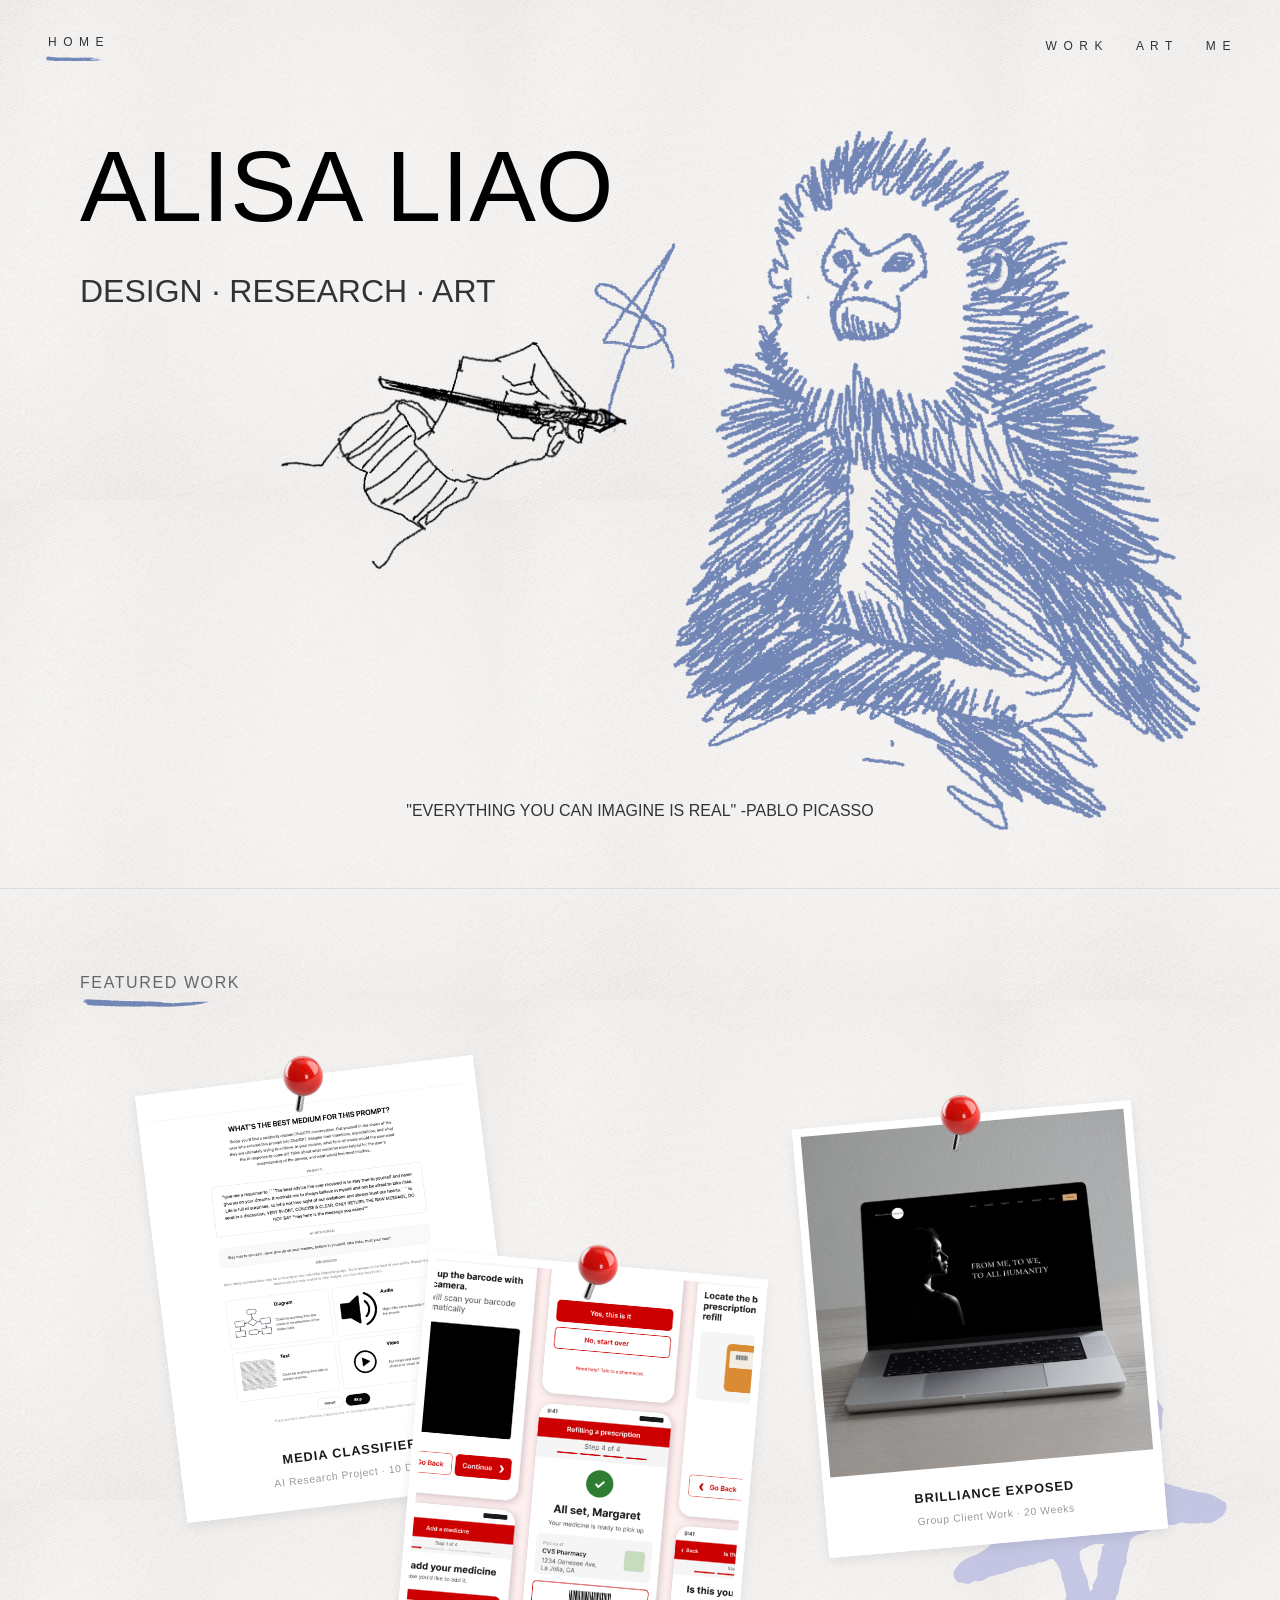
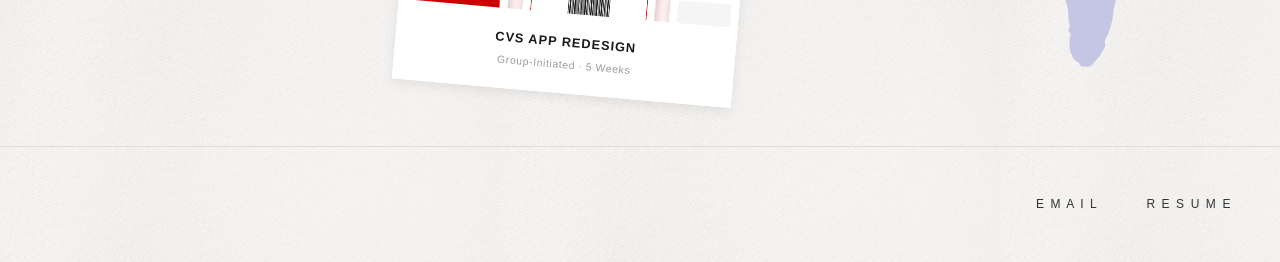
<file: index.html>
<!DOCTYPE html>
<html lang="en">
<head>
    <meta charset="UTF-8">
    <meta name="viewport" content="width=device-width, initial-scale=1.0">
    <title>Alisa Liao | Design, Research, Art</title>
    <link rel="stylesheet" href="styles.css">
</head>
<body>
    <!-- Navigation -->
    <nav class="navbar">
        <div class="nav-container">
            <a href="index.html" class="nav-logo active">H O M E</a>
            <ul class="nav-menu">
                <li><a href="work.html">W O R K</a></li>
                <li><a href="art.html">A R T</a></li>
                <li><a href="me.html">M E</a></li>
            </ul>
        </div>
    </nav>

    <!-- Hero Section -->
    <section class="hero">
        <div class="hero-content">
            <h1 class="hero-title">ALISA LIAO</h1>
            <p class="hero-subtitle">DESIGN · RESEARCH · ART</p>
        </div>
        <p class="hero-quote">"EVERYTHING YOU CAN IMAGINE IS REAL" -PABLO PICASSO</p>
        <div class="hero-illustration">
            <img src="gibbon.png" alt="Gibbon Illustration" class="gibbon">
        </div>
        <div class="ink-drag-layer">
            <canvas class="ink-canvas"></canvas>
            <img src="hand_gibbon.png" alt="Hand Gibbon Illustration" class="hand-gibbon">
        </div>
    </section>

    <!-- Featured Work Section -->
    <section class="featured-work">
        <h2 class="project-subtitle">FEATURED WORK</h2>
        <img src="nav_underline.svg" alt="" class="featured-divider">
        <img src="star_decoration.svg" alt="" class="featured-star">
        <div class="work-grid">
            <div class="work-item item-1">
                <a href="media_classifier.html" class="work-card">
                    <img src="media_photo copy.png" alt="Media Classifier" class="work-card-img">
                    <span class="work-card-caption">
                        <span class="work-card-caption-title">Media Classifier</span>
                        <span class="work-card-caption-subtitle">AI Research Project &middot; 10 Days</span>
                    </span>
                </a>
                <img src="pushpin.png" alt="" class="work-pin">
            </div>
            <div class="work-item item-2">
                <a href="cvs_redesign.html" class="work-card">
                    <img src="cvs_card_thumb.png" alt="CVS App Redesign" class="work-card-img">
                    <span class="work-card-caption">
                        <span class="work-card-caption-title">CVS App Redesign</span>
                        <span class="work-card-caption-subtitle">Group-Initiated &middot; 5 Weeks</span>
                    </span>
                </a>
                <img src="pushpin.png" alt="" class="work-pin">
            </div>
            <div class="work-item item-3">
                <a href="brilliance_exposed.html" class="work-card">
                    <img src="brilliance_featured.jpg" alt="Brilliance Exposed" class="work-card-img">
                    <span class="work-card-caption">
                        <span class="work-card-caption-title">Brilliance Exposed</span>
                        <span class="work-card-caption-subtitle">Group Client Work &middot; 20 Weeks</span>
                    </span>
                </a>
                <img src="pushpin.png" alt="" class="work-pin">
            </div>
        </div>
    </section>

    <!-- Footer -->
    <footer class="footer">
        <div class="footer-links">
            <a href="mailto:alisaliao45@gmail.com">E M A I L</a>
            <a href="AlisaLiaoResume.pdf" target="_blank" rel="noopener">R E S U M E</a>
        </div>
    </footer>

    <script src="script.js"></script>
</body>
</html>
</file>
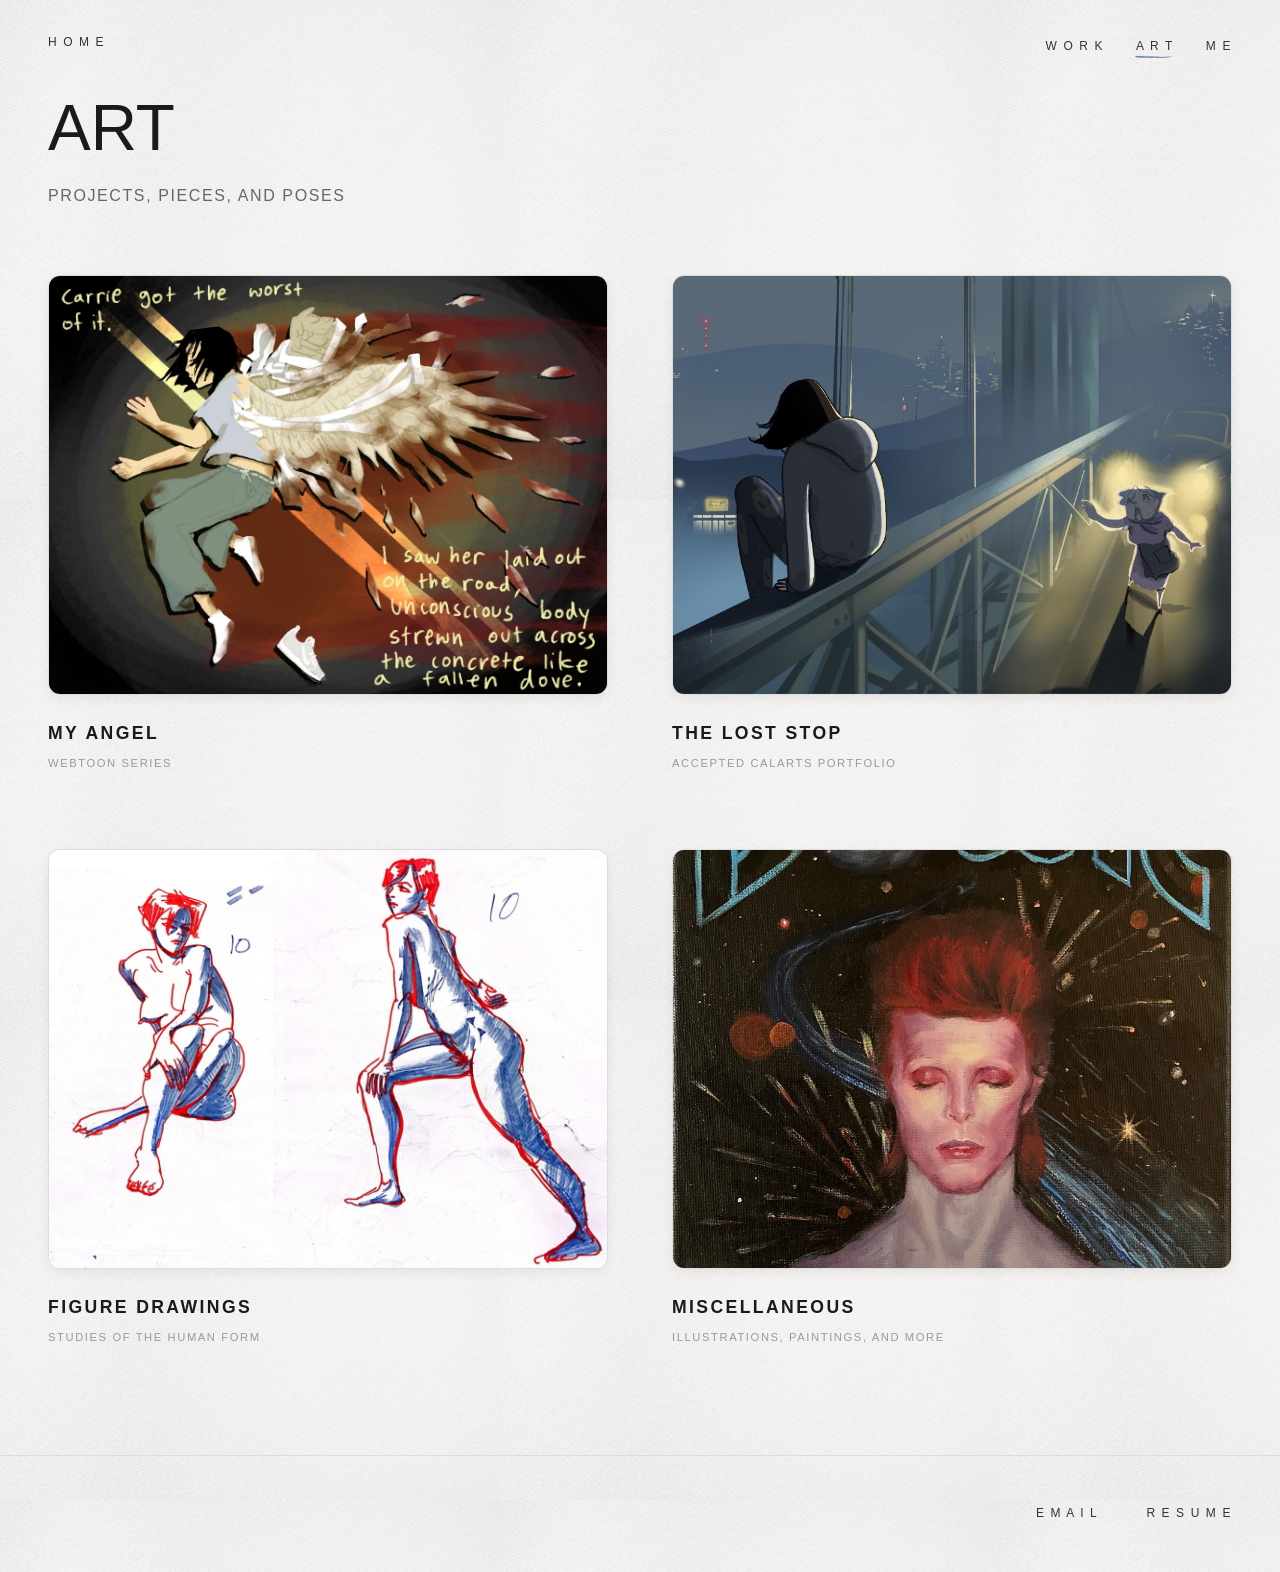
<file: art.html>
<!DOCTYPE html>
<html lang="en">
<head>
    <meta charset="UTF-8">
    <meta name="viewport" content="width=device-width, initial-scale=1.0">
    <title>Art | Alisa Liao</title>
    <link rel="stylesheet" href="styles.css">
</head>
<body>
    <!-- Navigation -->
    <nav class="navbar">
        <div class="nav-container">
            <a href="index.html" class="nav-logo">H O M E</a>
            <ul class="nav-menu">
                <li><a href="work.html">W O R K</a></li>
                <li><a href="art.html" class="active">A R T</a></li>
                <li><a href="me.html">M E</a></li>
            </ul>
        </div>
    </nav>

    <!-- Main Content -->
    <main class="container">
        <!-- Hero Section -->
        <section class="hero-section">
            <h1 class="project-title">ART</h1>
            <p class="project-subtitle">PROJECTS, PIECES, AND POSES</p>
        </section>

        <!-- Art Grid -->
        <section class="work-listing">
            <div class="work-listing-grid">
                <a href="https://www.webtoons.com/en/canvas/my-angel/list?title_no=1135920" target="_blank" rel="noopener" class="work-listing-card">
                    <div class="work-listing-card-media">
                        <div class="work-listing-card-thumb">
                            <img src="myangel15_thumb.jpg" alt="My Angel" class="work-listing-card-img">
                        </div>
                        <img src="pushpin.png" alt="" class="work-listing-card-pin">
                    </div>
                    <h3 class="work-listing-card-title">My Angel</h3>
                    <p class="work-listing-card-meta">Webtoon Series</p>
                </a>

                <a href="loststop.html" class="work-listing-card">
                    <div class="work-listing-card-media">
                        <div class="work-listing-card-thumb">
                            <img src="loststop/keyframe1_thumb.jpg" alt="The Lost Stop" class="work-listing-card-img">
                        </div>
                        <img src="pushpin.png" alt="" class="work-listing-card-pin">
                    </div>
                    <h3 class="work-listing-card-title">The Lost Stop</h3>
                    <p class="work-listing-card-meta">Accepted Calarts Portfolio</p>

                </a>

                <a href="figures.html" class="work-listing-card">
                    <div class="work-listing-card-media">
                        <div class="work-listing-card-thumb">
                            <img src="figures/fig7_thumb.jpg" alt="Figure Drawings" class="work-listing-card-img">
                        </div>
                        <img src="pushpin.png" alt="" class="work-listing-card-pin">
                    </div>
                    <h3 class="work-listing-card-title">Figure Drawings</h3>
                    <p class="work-listing-card-meta">Studies of the Human Form</p>

                </a>

                <a href="miscellaneous.html" class="work-listing-card">
                    <div class="work-listing-card-media">
                        <div class="work-listing-card-thumb">
                            <img src="illustration/illustration_bowie_thumb.jpg" alt="Miscellaneous" class="work-listing-card-img">
                        </div>
                        <img src="pushpin.png" alt="" class="work-listing-card-pin">
                    </div>
                    <h3 class="work-listing-card-title">Miscellaneous</h3>
                    <p class="work-listing-card-meta">Illustrations, Paintings, and More</p>

                </a>
            </div>
        </section>
    </main>

    <!-- Footer -->
    <footer class="footer">
        <div class="footer-links">
            <a href="mailto:alisaliao45@gmail.com">E M A I L</a>
            <a href="AlisaLiaoResume.pdf" target="_blank" rel="noopener">R E S U M E</a>
        </div>
    </footer>

    <script src="script.js"></script>
</body>
</html>
</file>
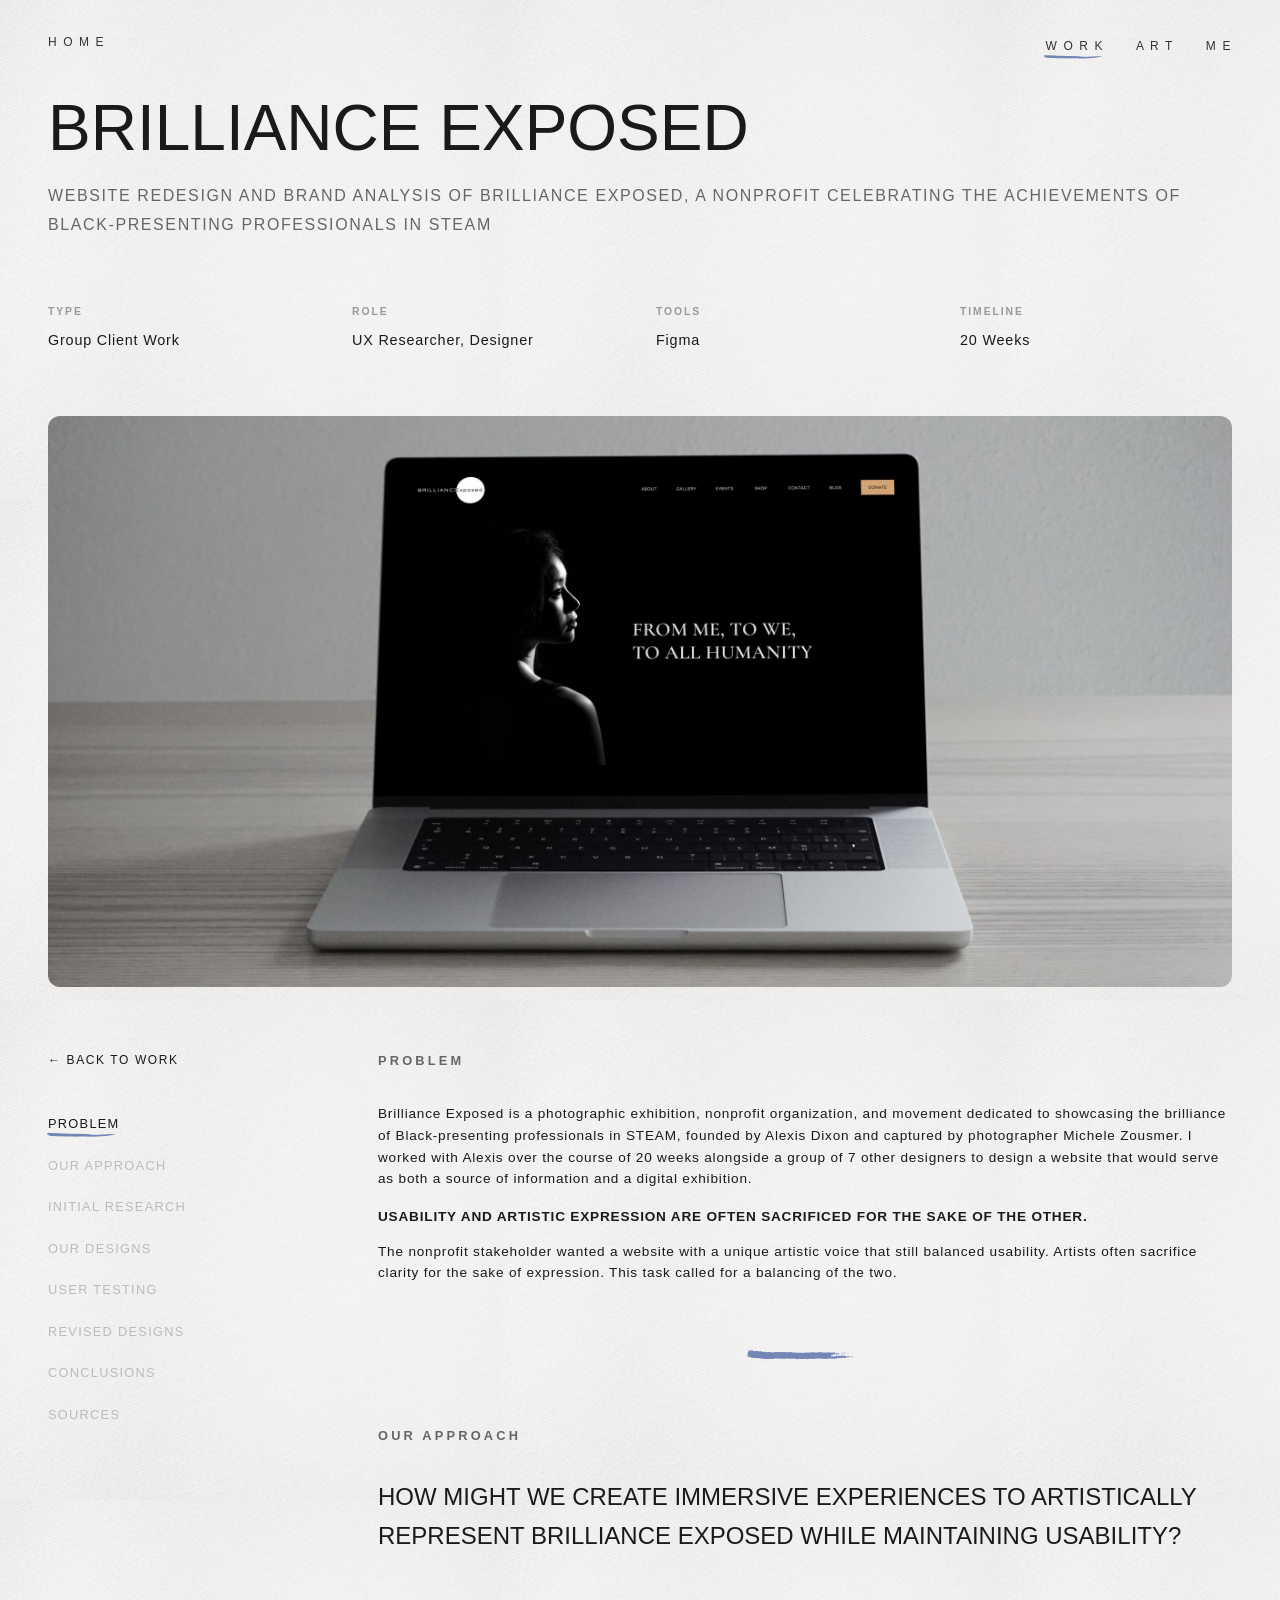
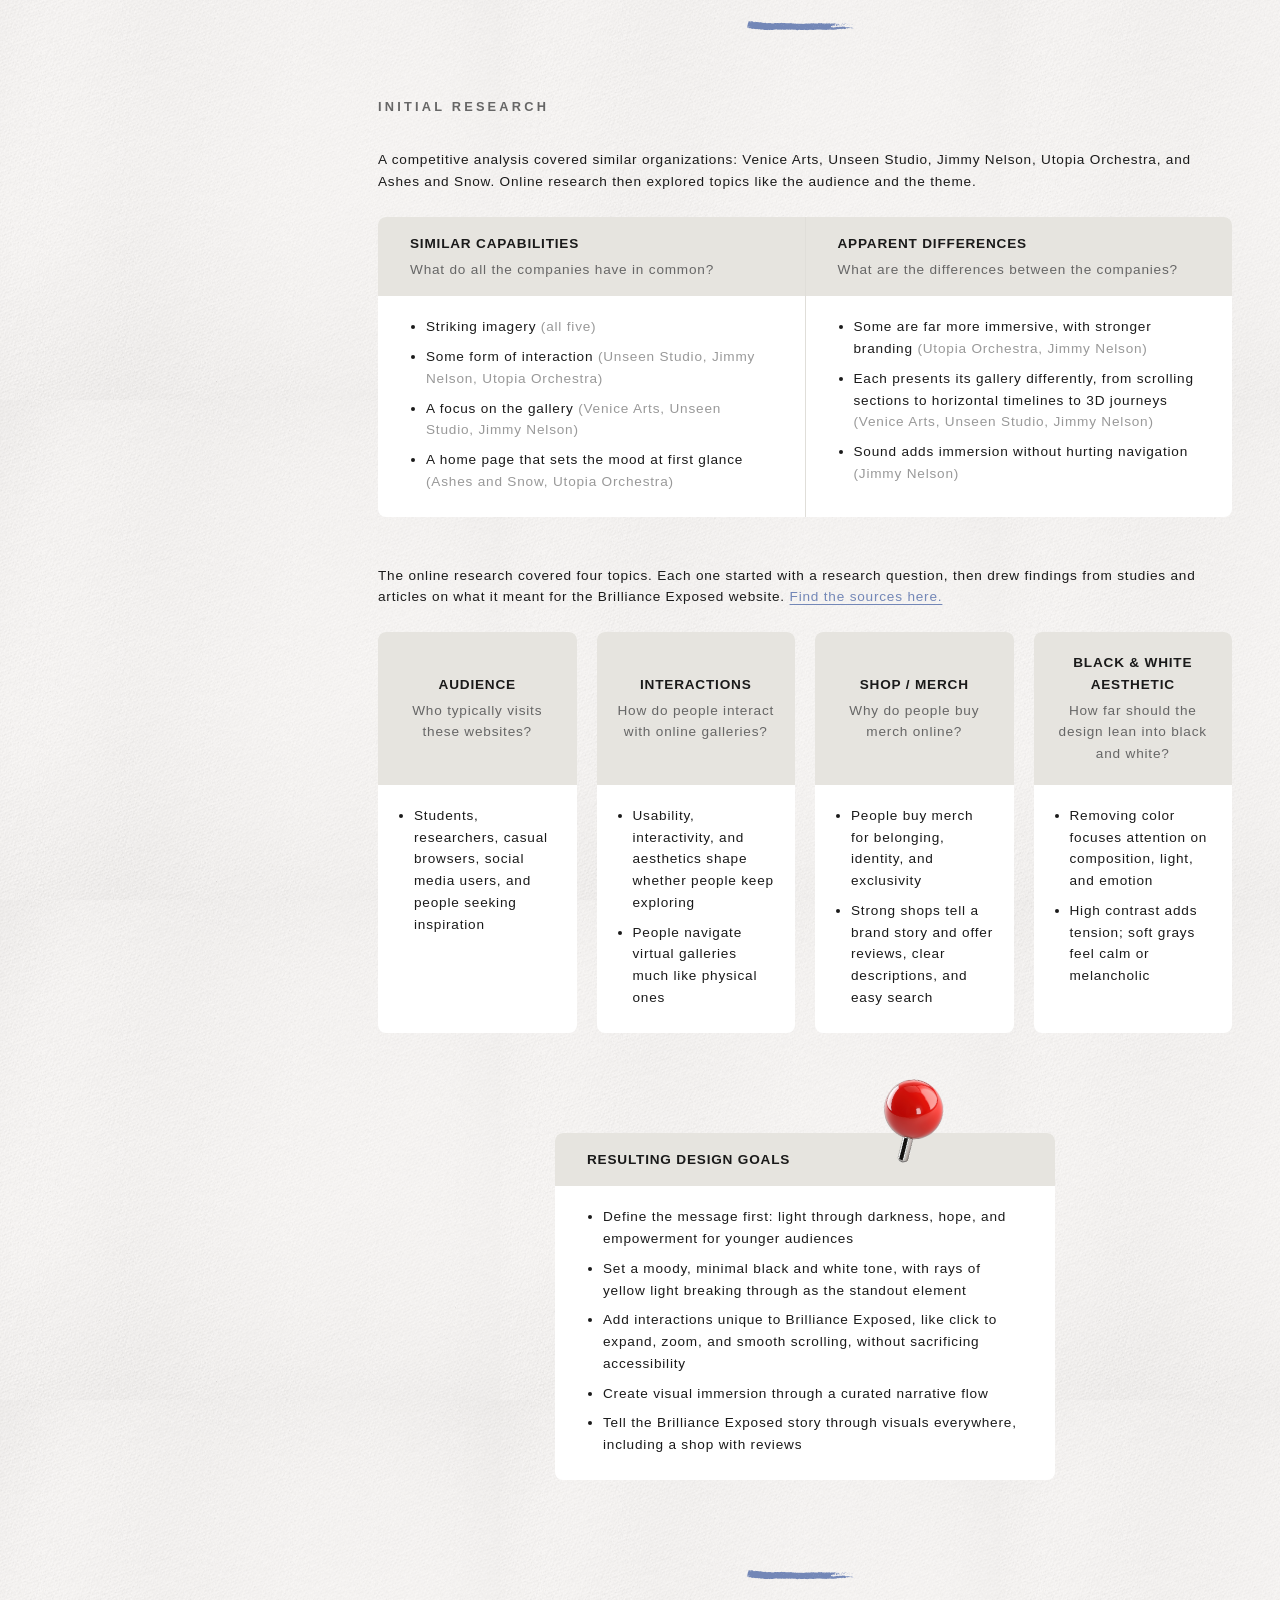
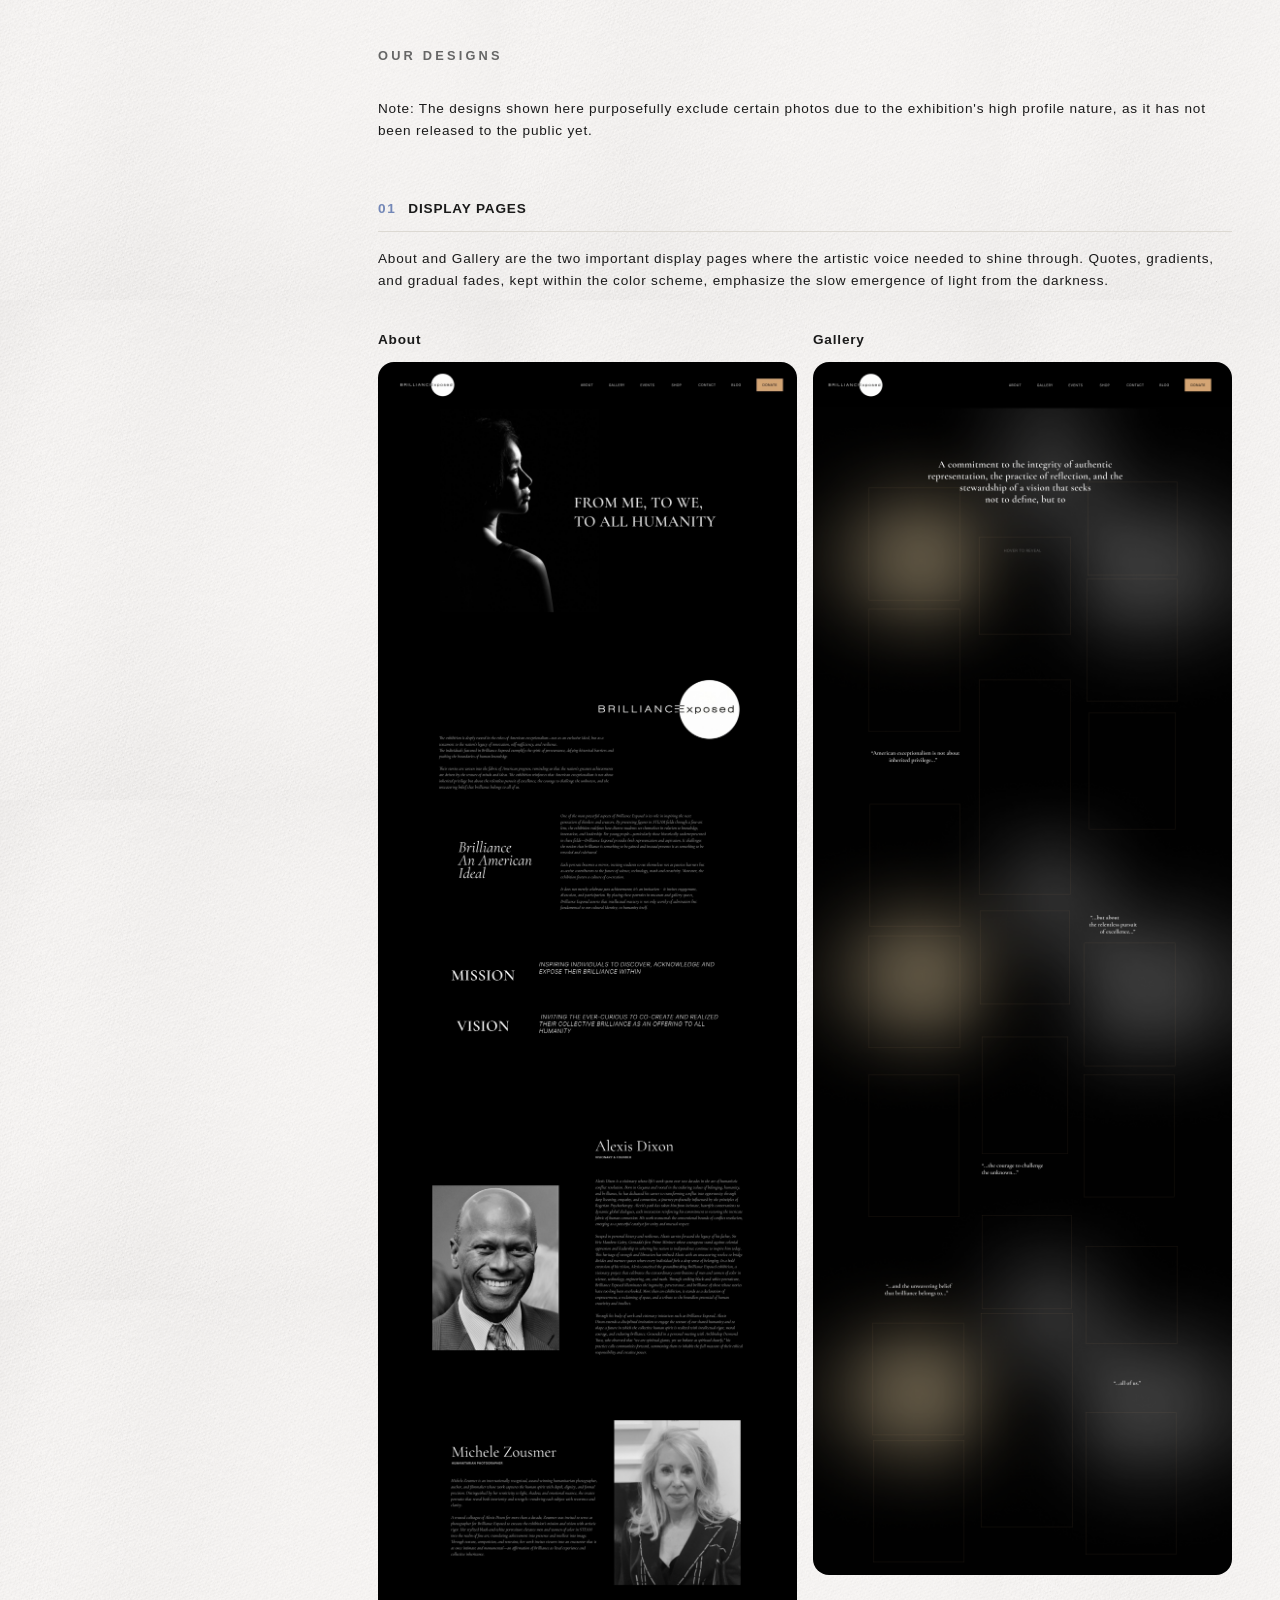
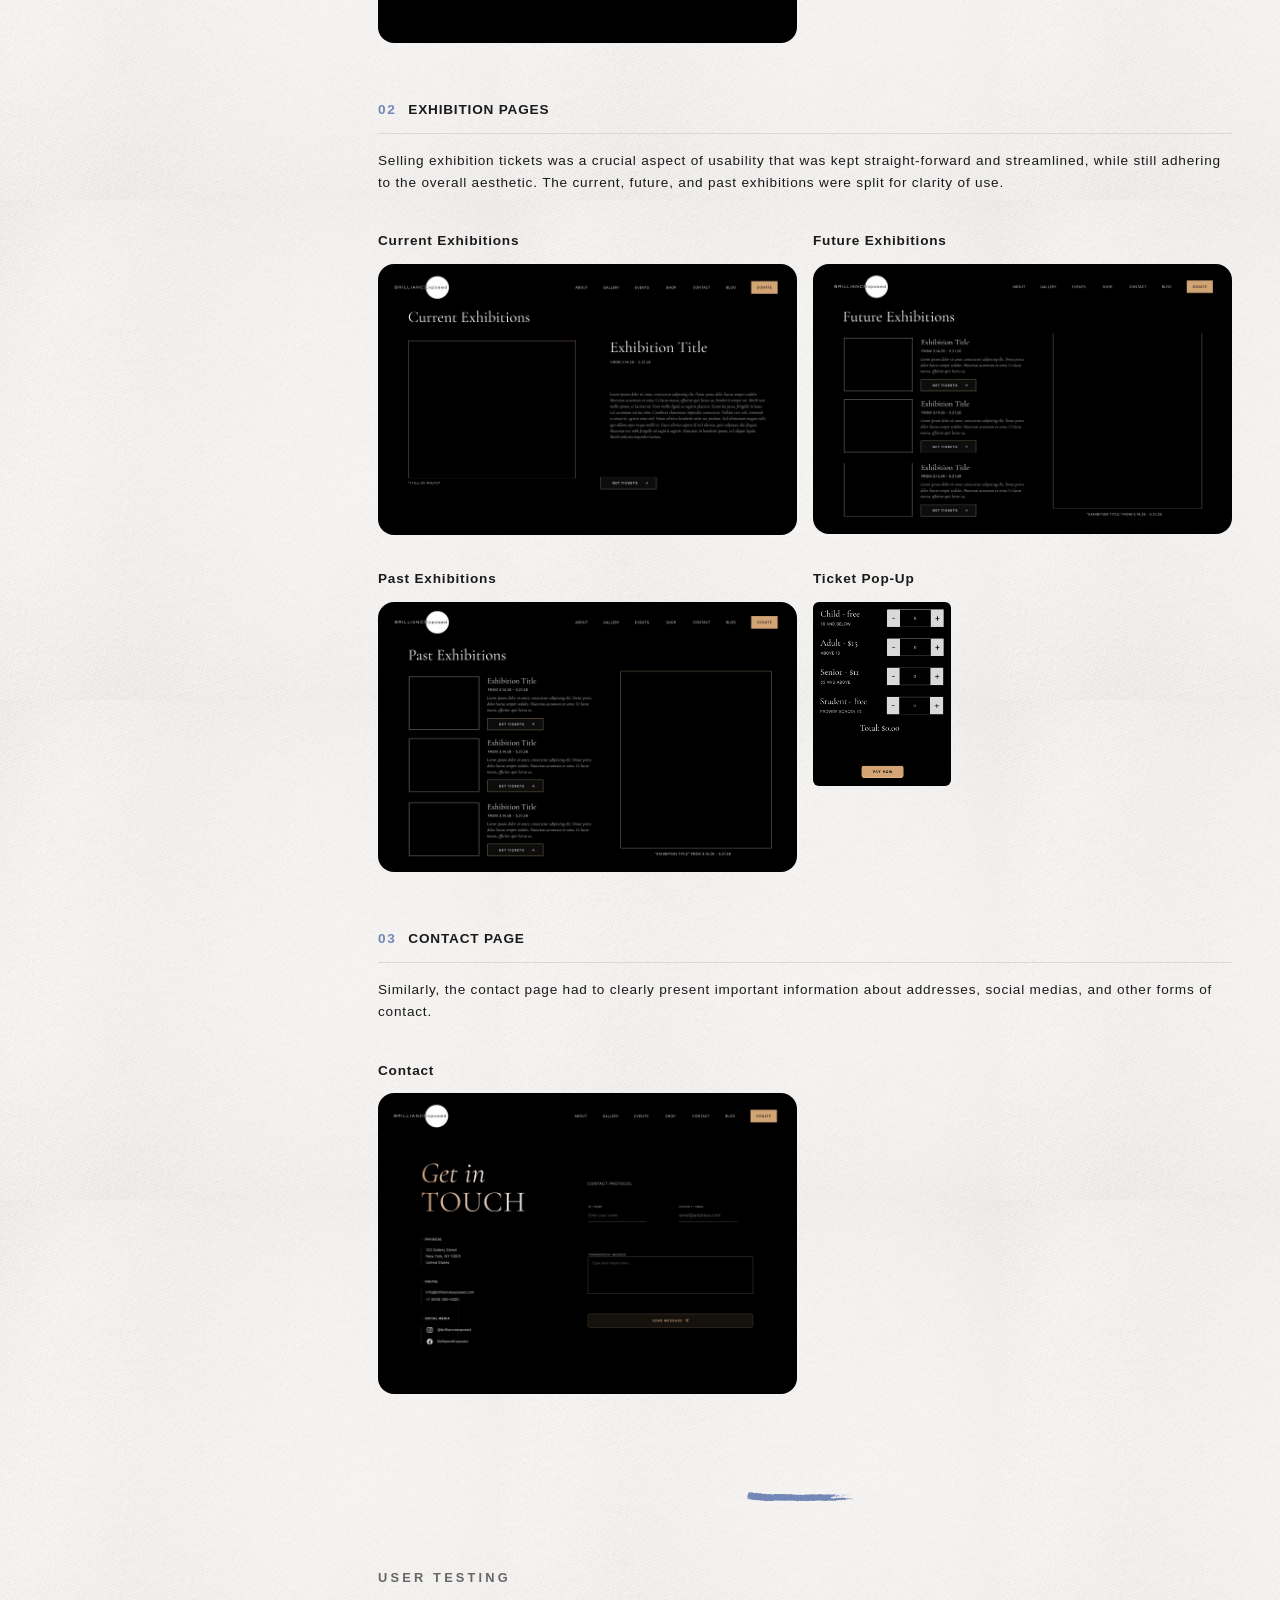
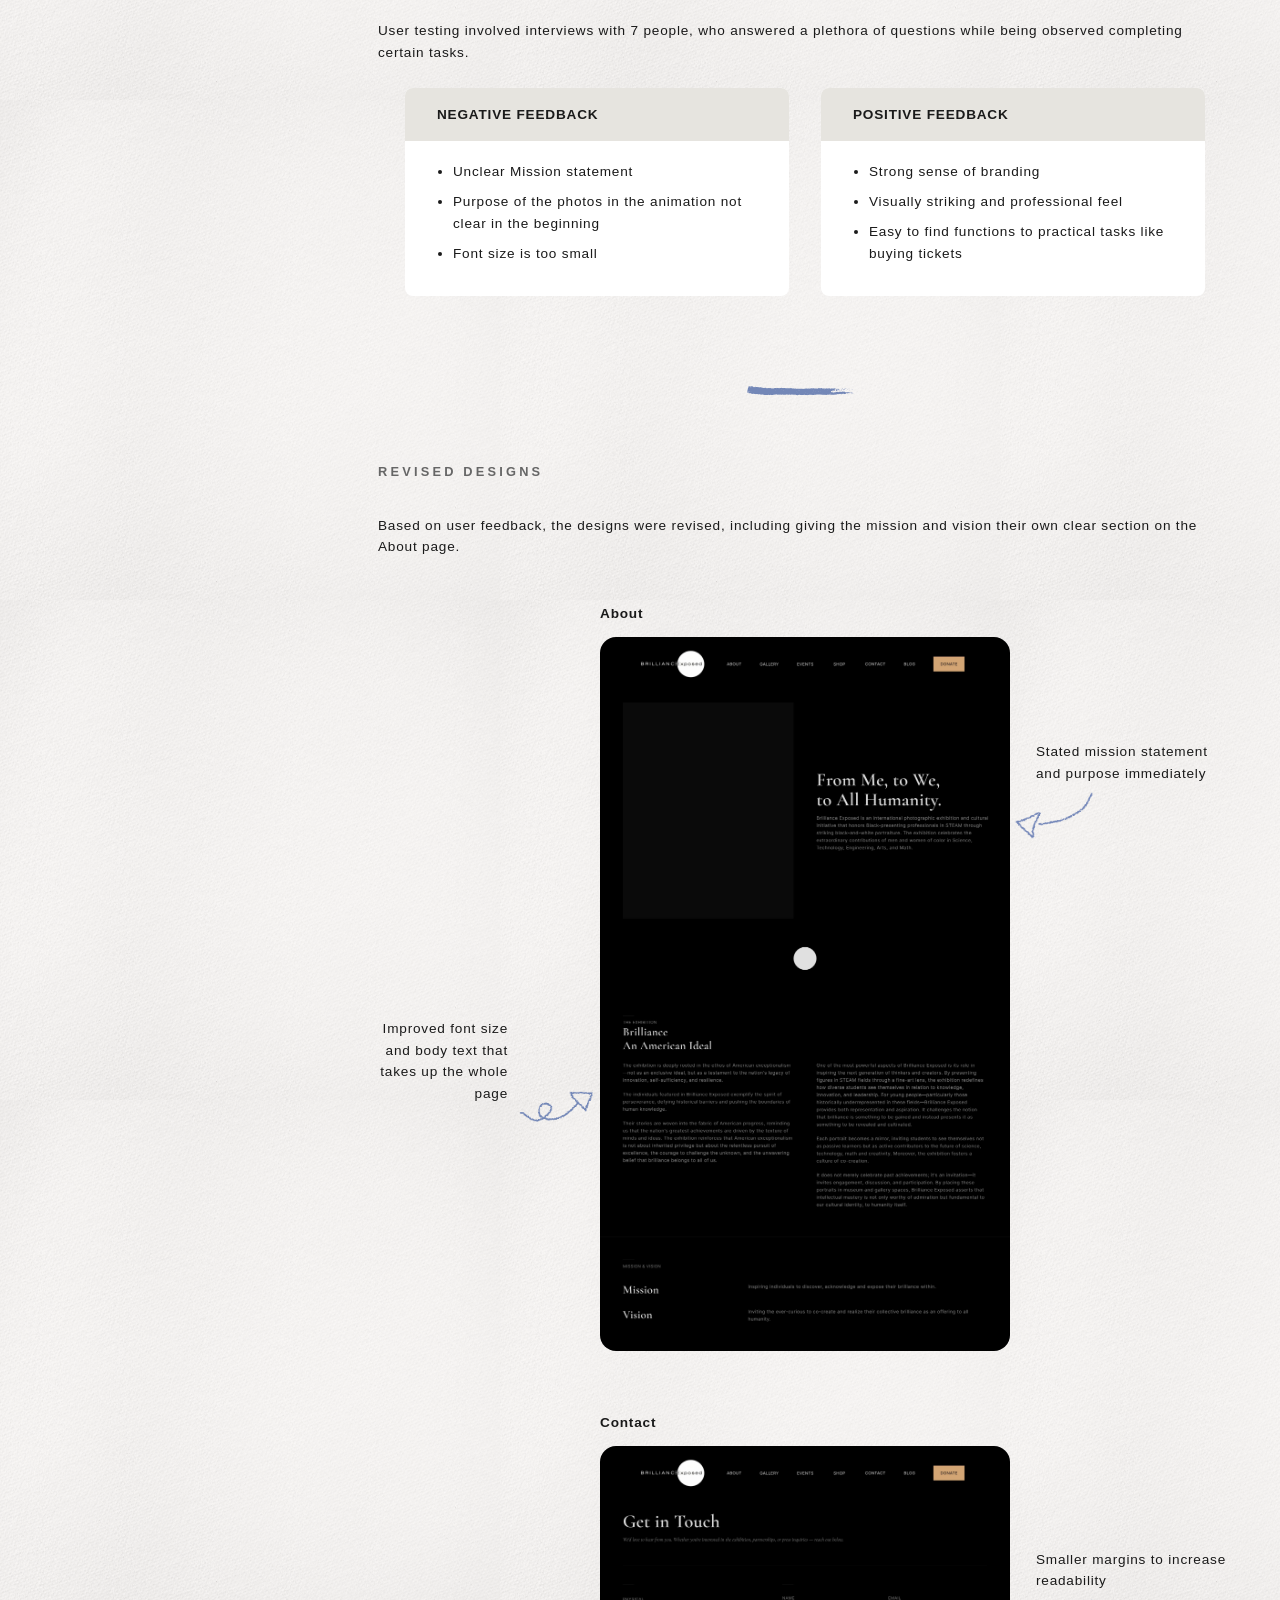
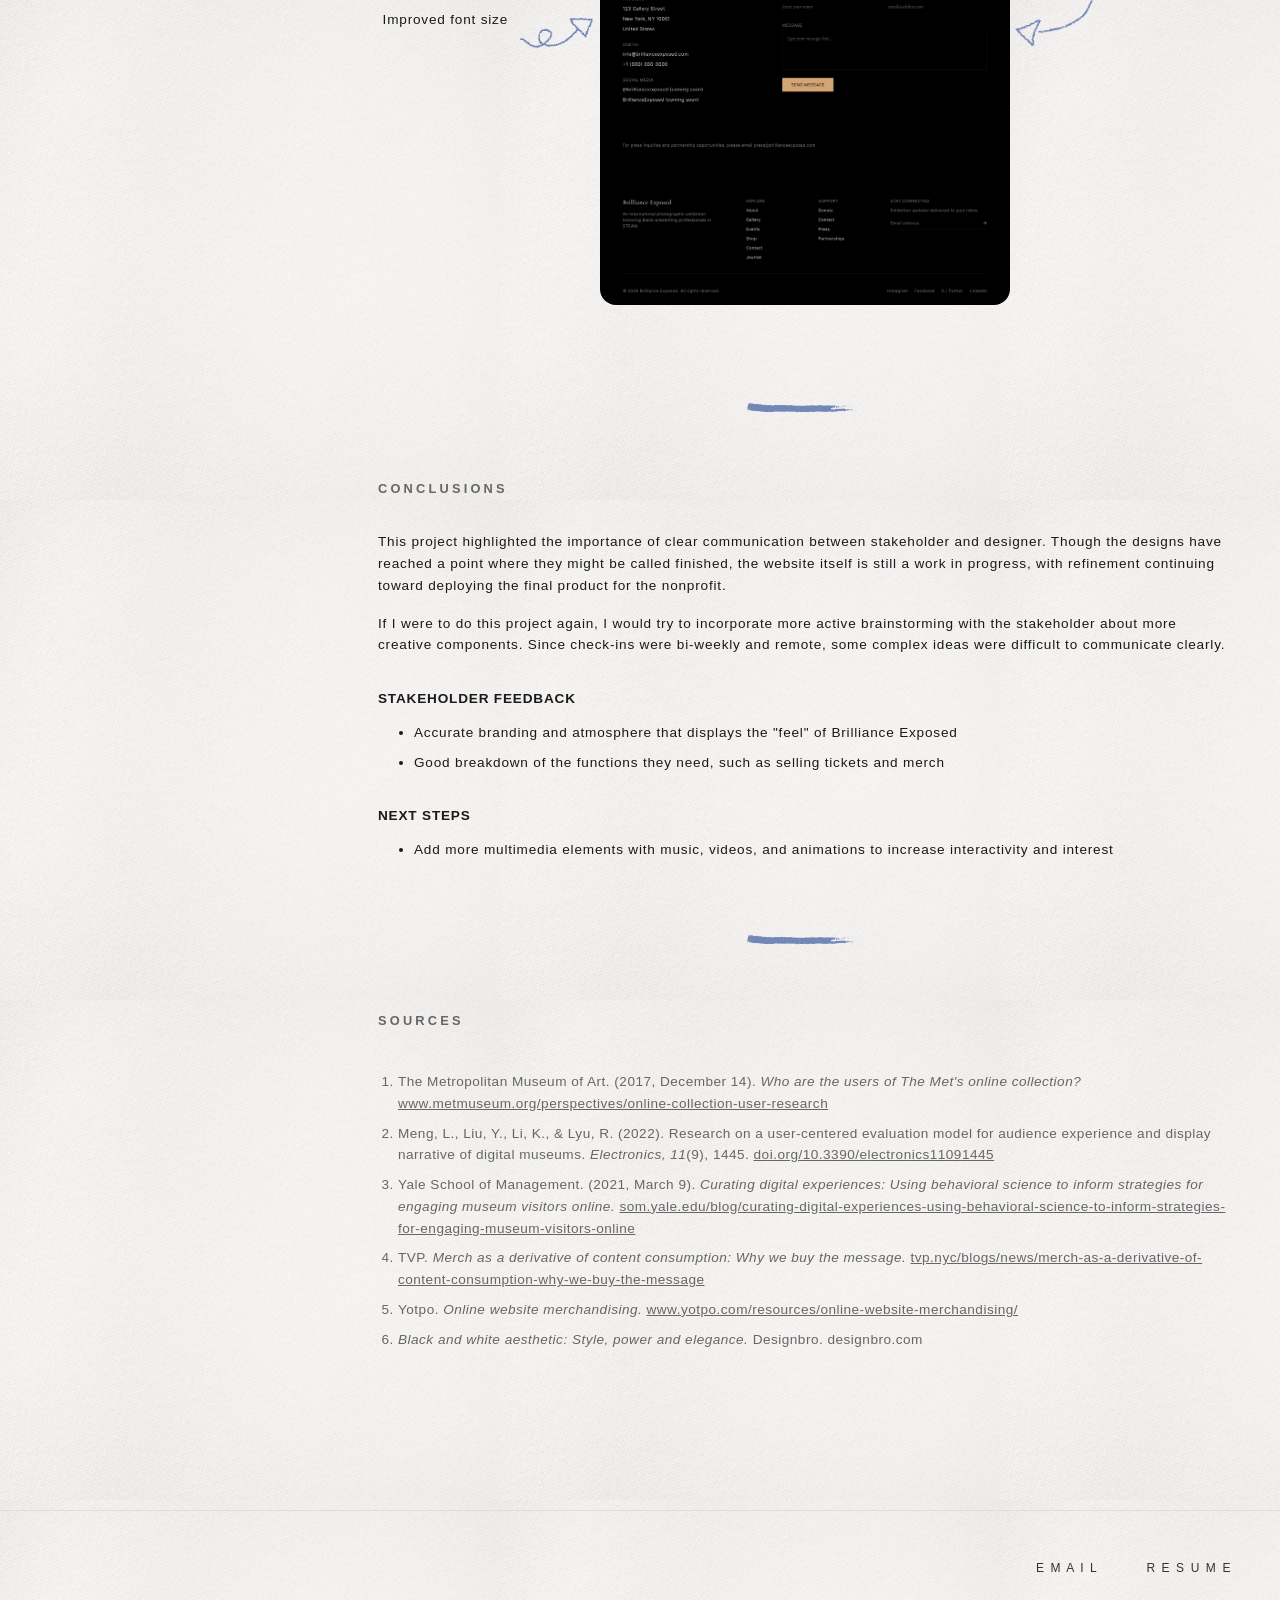
<file: brilliance_exposed.html>
<!DOCTYPE html>
<html lang="en">
<head>
    <meta charset="UTF-8">
    <meta name="viewport" content="width=device-width, initial-scale=1.0">
    <title>Brilliance Exposed | Alisa Liao</title>
    <link rel="stylesheet" href="styles.css">
</head>
<body>
    <!-- Navigation -->
    <nav class="navbar">
        <div class="nav-container">
            <a href="index.html" class="nav-logo">H O M E</a>
            <ul class="nav-menu">
                <li><a href="work.html" class="active">W O R K</a></li>
                <li><a href="art.html">A R T</a></li>
                <li><a href="me.html">M E</a></li>
            </ul>
        </div>
    </nav>

    <!-- Main Content -->
    <main class="container">
        <!-- Hero Section -->
        <section class="hero-section">
            <h1 class="project-title">BRILLIANCE EXPOSED</h1>
            <p class="project-subtitle">WEBSITE REDESIGN AND BRAND ANALYSIS OF BRILLIANCE EXPOSED, A NONPROFIT CELEBRATING THE ACHIEVEMENTS OF BLACK-PRESENTING PROFESSIONALS IN STEAM</p>

            <!-- Project Meta -->
            <div class="project-meta">
                <div class="meta-item">
                    <span class="meta-label">TYPE</span>
                    <span class="meta-value">Group Client Work</span>
                </div>
                <div class="meta-item">
                    <span class="meta-label">ROLE</span>
                    <span class="meta-value">UX Researcher, Designer</span>
                </div>
                <div class="meta-item">
                    <span class="meta-label">TOOLS</span>
                    <span class="meta-value">Figma</span>
                </div>
                <div class="meta-item">
                    <span class="meta-label">TIMELINE</span>
                    <span class="meta-value">20 Weeks</span>
                </div>
            </div>
        </section>

        <!-- Hero Image -->
        <section class="hero-image">
            <div class="image-placeholder">
                <img src="brilliance_header.jpg" alt="Brilliance Exposed Hero Image" class="hero-img">
            </div>
        </section>

        <!-- Problem Section -->
        <section class="content-section problem-section">

            <div class="section-content">
                <div class="left-column">
                    <div class="section-header">
                        <a href="work.html" class="back-link">← BACK TO WORK</a>
                    </div>
                    <ul class="approach-list">
                        <li><a href="#problem" data-nav-link>PROBLEM</a></li>
                        <li><a href="#our-approach" data-nav-link>OUR APPROACH</a></li>
                        <li><a href="#initial-research" data-nav-link>INITIAL RESEARCH</a></li>
                        <li><a href="#our-designs" data-nav-link>OUR DESIGNS</a></li>
                        <li><a href="#user-testing" data-nav-link>USER TESTING</a></li>
                        <li><a href="#revised-designs" data-nav-link>REVISED DESIGNS</a></li>
                        <li><a href="#conclusions" data-nav-link>CONCLUSIONS</a></li>
                        <li><a href="#sources" data-nav-link>SOURCES</a></li>
                    </ul>
                </div>

                <div class="right-column">
                    <div id="problem">
                        <h2 class="project-section-title">PROBLEM</h2>
                        <p class="project-text">Brilliance Exposed is a photographic exhibition, nonprofit organization, and movement dedicated to showcasing the brilliance of Black-presenting professionals in STEAM, founded by Alexis Dixon and captured by photographer Michele Zousmer. I worked with Alexis over the course of 20 weeks alongside a group of 7 other designers to design a website that would serve as both a source of information and a digital exhibition.</p>
                        <h3 class="problem-heading problem-heading-body">USABILITY AND ARTISTIC EXPRESSION ARE OFTEN SACRIFICED FOR THE SAKE OF THE OTHER.</h3>
                        <p class="project-text">The nonprofit stakeholder wanted a website with a unique artistic voice that still balanced usability. Artists often sacrifice clarity for the sake of expression. This task called for a balancing of the two.</p>
                    </div>

                    <img src="divider.svg" alt="" class="section-divider">

                    <div class="content-section approach-section" id="our-approach">
                        <h2 class="project-section-title">OUR APPROACH</h2>
                        <h3 class="approach-question">HOW MIGHT WE CREATE IMMERSIVE EXPERIENCES TO ARTISTICALLY REPRESENT BRILLIANCE EXPOSED WHILE MAINTAINING USABILITY?</h3>
                    </div>

                    <img src="divider.svg" alt="" class="section-divider">

                    <div class="content-section research-section" id="initial-research">
                        <h2 class="project-section-title">INITIAL RESEARCH</h2>
                        <p class="project-text">A competitive analysis covered similar organizations: Venice Arts, Unseen Studio, Jimmy Nelson, Utopia Orchestra, and Ashes and Snow. Online research then explored topics like the audience and the theme.</p>
                        <table class="analysis-table analysis-pair">
                            <thead>
                                <tr>
                                    <td class="col-a">
                                        <div class="analysis-head">
                                            <h3 class="research-subtitle">Similar Capabilities</h3>
                                            <p class="analysis-question">What do all the companies have in common?</p>
                                        </div>
                                    </td>
                                    <td class="col-b">
                                        <div class="analysis-head">
                                            <h3 class="research-subtitle">Apparent Differences</h3>
                                            <p class="analysis-question">What are the differences between the companies?</p>
                                        </div>
                                    </td>
                                </tr>
                            </thead>
                            <tbody>
                                <tr>
                                    <td class="col-a">
                                        <ul class="content-list">
                                            <li>Striking imagery <span class="analysis-source">(all five)</span></li>
                                            <li>Some form of interaction <span class="analysis-source">(Unseen Studio, Jimmy Nelson, Utopia Orchestra)</span></li>
                                            <li>A focus on the gallery <span class="analysis-source">(Venice Arts, Unseen Studio, Jimmy Nelson)</span></li>
                                            <li>A home page that sets the mood at first glance <span class="analysis-source">(Ashes and Snow, Utopia Orchestra)</span></li>
                                        </ul>
                                    </td>
                                    <td class="col-b">
                                        <ul class="content-list">
                                            <li>Some are far more immersive, with stronger branding <span class="analysis-source">(Utopia Orchestra, Jimmy Nelson)</span></li>
                                            <li>Each presents its gallery differently, from scrolling sections to horizontal timelines to 3D journeys <span class="analysis-source">(Venice Arts, Unseen Studio, Jimmy Nelson)</span></li>
                                            <li>Sound adds immersion without hurting navigation <span class="analysis-source">(Jimmy Nelson)</span></li>
                                        </ul>
                                    </td>
                                </tr>
                            </tbody>
                        </table>
                        <p class="project-text research-topics-intro">The online research covered four topics. Each one started with a research question, then drew findings from studies and articles on what it meant for the Brilliance Exposed website. <a href="#sources" class="sources-link">Find the sources here.</a></p>
                        <div class="research-cards">
                            <div class="research-card">
                                <div class="analysis-head">
                                    <h3 class="research-subtitle">Audience</h3>
                                    <p class="analysis-question">Who typically visits these websites?</p>
                                </div>
                                <ul class="content-list">
                                    <li>Students, researchers, casual browsers, social media users, and people seeking inspiration</li>
                                </ul>
                            </div>
                            <div class="research-card">
                                <div class="analysis-head">
                                    <h3 class="research-subtitle">Interactions</h3>
                                    <p class="analysis-question">How do people interact with online galleries?</p>
                                </div>
                                <ul class="content-list">
                                    <li>Usability, interactivity, and aesthetics shape whether people keep exploring</li>
                                    <li>People navigate virtual galleries much like physical ones</li>
                                </ul>
                            </div>
                            <div class="research-card">
                                <div class="analysis-head">
                                    <h3 class="research-subtitle">Shop / Merch</h3>
                                    <p class="analysis-question">Why do people buy merch online?</p>
                                </div>
                                <ul class="content-list">
                                    <li>People buy merch for belonging, identity, and exclusivity</li>
                                    <li>Strong shops tell a brand story and offer reviews, clear descriptions, and easy search</li>
                                </ul>
                            </div>
                            <div class="research-card">
                                <div class="analysis-head">
                                    <h3 class="research-subtitle">Black &amp; White Aesthetic</h3>
                                    <p class="analysis-question">How far should the design lean into black and white?</p>
                                </div>
                                <ul class="content-list">
                                    <li>Removing color focuses attention on composition, light, and emotion</li>
                                    <li>High contrast adds tension; soft grays feel calm or melancholic</li>
                                </ul>
                            </div>
                        </div>
                        <div class="feedback-box feedback-box-centered applying-findings">
                            <img src="pushpin.png" alt="" class="push-pin">
                            <div class="analysis-head">
                                <h3 class="research-subtitle">Resulting Design Goals</h3>
                            </div>
                            <ul class="content-list">
                                <li>Define the message first: light through darkness, hope, and empowerment for younger audiences</li>
                                <li>Set a moody, minimal black and white tone, with rays of yellow light breaking through as the standout element</li>
                                <li>Add interactions unique to Brilliance Exposed, like click to expand, zoom, and smooth scrolling, without sacrificing accessibility</li>
                                <li>Create visual immersion through a curated narrative flow</li>
                                <li>Tell the Brilliance Exposed story through visuals everywhere, including a shop with reviews</li>
                            </ul>
                        </div>
                    </div>

                    <img src="divider.svg" alt="" class="section-divider">

                    <div class="content-section designs-section" id="our-designs">
                        <h2 class="project-section-title">OUR DESIGNS</h2>
                        <p class="project-text">Note: The designs shown here purposefully exclude certain photos due to the exhibition's high profile nature, as it has not been released to the public yet.</p>
                        <div class="design-group">
                            <div class="design-group-head">
                                <span class="design-group-num">01</span>
                                <h3 class="design-group-title">Display Pages</h3>
                            </div>
                            <p class="project-text">About and Gallery are the two important display pages where the artistic voice needed to shine through. Quotes, gradients, and gradual fades, kept within the color scheme, emphasize the slow emergence of light from the darkness.</p>
                            <div class="design-pages-grid">
                                <figure class="design-page">
                                    <figcaption class="project-text">About</figcaption>
                                    <img src="brilliance_about.jpg" alt="About page with mission, vision, and founder bios" class="design-wide-img">
                                </figure>
                                <figure class="design-page">
                                    <figcaption class="project-text">Gallery</figcaption>
                                    <img src="brilliance_gallery.png" alt="Interactive gallery page with a hover-to-reveal photo grid" class="design-wide-img">
                                </figure>
                            </div>
                        </div>
                        <div class="design-group">
                            <div class="design-group-head">
                                <span class="design-group-num">02</span>
                                <h3 class="design-group-title">Exhibition Pages</h3>
                            </div>
                            <p class="project-text">Selling exhibition tickets was a crucial aspect of usability that was kept straight-forward and streamlined, while still adhering to the overall aesthetic. The current, future, and past exhibitions were split for clarity of use.</p>
                            <div class="design-pages-grid">
                                <figure class="design-page">
                                    <figcaption class="project-text">Current Exhibitions</figcaption>
                                    <img src="brilliance_current_exhibitions.jpg" alt="Current Exhibitions page with a featured photo, exhibition details, and a Get Tickets button" class="design-wide-img">
                                </figure>
                                <figure class="design-page">
                                    <figcaption class="project-text">Future Exhibitions</figcaption>
                                    <img src="brilliance_future_exhibitions.jpg" alt="Future Exhibitions page listing upcoming exhibitions beside a large featured photo" class="design-wide-img">
                                </figure>
                                <figure class="design-page">
                                    <figcaption class="project-text">Past Exhibitions</figcaption>
                                    <img src="brilliance_past_exhibitions.jpg" alt="Past Exhibitions page listing previous exhibitions beside a large featured photo" class="design-wide-img">
                                </figure>
                                <figure class="design-page">
                                    <figcaption class="project-text">Ticket Pop-Up</figcaption>
                                    <img src="brilliance_tickets.png" alt="Ticket pop-up with quantity selectors for each ticket type, a running total, and a Pay Now button" class="design-wide-img design-popup-img">
                                </figure>
                            </div>
                        </div>
                        <div class="design-group">
                            <div class="design-group-head">
                                <span class="design-group-num">03</span>
                                <h3 class="design-group-title">Contact Page</h3>
                            </div>
                            <p class="project-text">Similarly, the contact page had to clearly present important information about addresses, social medias, and other forms of contact.</p>
                            <div class="design-pages-grid">
                                <figure class="design-page">
                                    <figcaption class="project-text">Contact</figcaption>
                                    <img src="brilliance_contact.jpg" alt="Contact page with address, email, and social details beside a message form" class="design-wide-img">
                                </figure>
                            </div>
                        </div>
                    </div>

                    <img src="divider.svg" alt="" class="section-divider">

                    <div class="content-section user-testing-section" id="user-testing">
                        <h2 class="project-section-title">USER TESTING</h2>
                        <p class="project-text">User testing involved interviews with 7 people, who answered a plethora of questions while being observed completing certain tasks.</p>
                        <div class="feedback-row">
                            <div class="feedback-box">
                                <h3 class="research-subtitle">Negative Feedback</h3>
                                <ul class="content-list">
                                    <li>Unclear Mission statement</li>
                                    <li>Purpose of the photos in the animation not clear in the beginning</li>
                                    <li>Font size is too small</li>
                                </ul>
                            </div>
                            <div class="feedback-box">
                                <h3 class="research-subtitle">Positive Feedback</h3>
                                <ul class="content-list">
                                    <li>Strong sense of branding</li>
                                    <li>Visually striking and professional feel</li>
                                    <li>Easy to find functions to practical tasks like buying tickets</li>
                                </ul>
                            </div>
                        </div>
                    </div>

                    <img src="divider.svg" alt="" class="section-divider">

                    <div class="content-section designs-section" id="revised-designs">
                        <h2 class="project-section-title">REVISED DESIGNS</h2>
                        <p class="project-text">Based on user feedback, the designs were revised, including giving the mission and vision their own clear section on the About page.</p>
                        <div class="revised-designs">
                            <figure class="design-page revised-figure">
                                <figcaption class="project-text">About</figcaption>
                                <div class="revised-frame">
                                    <img src="brilliance_revised_about.jpg" alt="Revised About page with the exhibition story and a Mission and Vision section" class="design-wide-img">
                                    <div class="revised-note revised-note-left" style="--y: 64%">
                                        <p>Improved font size and body text that takes up the whole page</p>
                                        <img src="arrow_up_right.png" alt="" class="revised-arrow">
                                    </div>
                                    <div class="revised-note revised-note-right" style="--y: 26%">
                                        <p>Stated mission statement and purpose immediately</p>
                                        <img src="arrow_left.png" alt="" class="revised-arrow">
                                    </div>
                                </div>
                            </figure>
                            <figure class="design-page revised-figure">
                                <figcaption class="project-text">Contact</figcaption>
                                <div class="revised-frame">
                                    <img src="brilliance_revised_contact.jpg" alt="Revised Contact page with address, email, and social details beside a message form" class="design-wide-img">
                                    <div class="revised-note revised-note-left" style="--y: 38%">
                                        <p>Improved font size</p>
                                        <img src="arrow_up_right.png" alt="" class="revised-arrow">
                                    </div>
                                    <div class="revised-note revised-note-right" style="--y: 40%">
                                        <p>Smaller margins to increase readability</p>
                                        <img src="arrow_left.png" alt="" class="revised-arrow">
                                    </div>
                                </div>
                            </figure>
                        </div>
                    </div>

                    <img src="divider.svg" alt="" class="section-divider">

                    <div class="content-section conclusion-section" id="conclusions">
                        <h2 class="project-section-title">CONCLUSIONS</h2>
                        <p class="project-text">This project highlighted the importance of clear communication between stakeholder and designer. Though the designs have reached a point where they might be called finished, the website itself is still a work in progress, with refinement continuing toward deploying the final product for the nonprofit.</p>
                        <p class="project-text">If I were to do this project again, I would try to incorporate more active brainstorming with the stakeholder about more creative components. Since check-ins were bi-weekly and remote, some complex ideas were difficult to communicate clearly.</p>
                        <h3 class="problem-heading problem-heading-body">STAKEHOLDER FEEDBACK</h3>
                        <ul class="content-list conclusion-list">
                            <li>Accurate branding and atmosphere that displays the "feel" of Brilliance Exposed</li>
                            <li>Good breakdown of the functions they need, such as selling tickets and merch</li>
                        </ul>
                        <h3 class="problem-heading problem-heading-body">NEXT STEPS</h3>
                        <ul class="content-list conclusion-list">
                            <li>Add more multimedia elements with music, videos, and animations to increase interactivity and interest</li>
                        </ul>
                    </div>

                    <img src="divider.svg" alt="" class="section-divider">

                    <div class="content-section sources-section" id="sources">
                        <h2 class="project-section-title">SOURCES</h2>
                        <ol class="analysis-sources">
                            <li>The Metropolitan Museum of Art. (2017, December 14). <em>Who are the users of The Met's online collection?</em> <a href="https://www.metmuseum.org/perspectives/online-collection-user-research" target="_blank" rel="noopener">www.metmuseum.org/perspectives/online-collection-user-research</a></li>
                            <li>Meng, L., Liu, Y., Li, K., &amp; Lyu, R. (2022). Research on a user-centered evaluation model for audience experience and display narrative of digital museums. <em>Electronics, 11</em>(9), 1445. <a href="https://doi.org/10.3390/electronics11091445" target="_blank" rel="noopener">doi.org/10.3390/electronics11091445</a></li>
                            <li>Yale School of Management. (2021, March 9). <em>Curating digital experiences: Using behavioral science to inform strategies for engaging museum visitors online.</em> <a href="https://som.yale.edu/blog/curating-digital-experiences-using-behavioral-science-to-inform-strategies-for-engaging-museum-visitors-online" target="_blank" rel="noopener">som.yale.edu/blog/curating-digital-experiences-using-behavioral-science-to-inform-strategies-for-engaging-museum-visitors-online</a></li>
                            <li>TVP. <em>Merch as a derivative of content consumption: Why we buy the message.</em> <a href="https://tvp.nyc/blogs/news/merch-as-a-derivative-of-content-consumption-why-we-buy-the-message" target="_blank" rel="noopener">tvp.nyc/blogs/news/merch-as-a-derivative-of-content-consumption-why-we-buy-the-message</a></li>
                            <li>Yotpo. <em>Online website merchandising.</em> <a href="https://www.yotpo.com/resources/online-website-merchandising/" target="_blank" rel="noopener">www.yotpo.com/resources/online-website-merchandising/</a></li>
                            <li><em>Black and white aesthetic: Style, power and elegance.</em> Designbro. designbro.com</li>
                        </ol>
                    </div>
                </div>
            </div>
        </section>
    </main>

    <!-- Footer -->
    <footer class="footer">
        <div class="footer-links">
            <a href="mailto:alisaliao45@gmail.com">E M A I L</a>
            <a href="AlisaLiaoResume.pdf" target="_blank" rel="noopener">R E S U M E</a>
        </div>
    </footer>

    <script src="script.js"></script>
    <script>
        const navLinks = document.querySelectorAll('[data-nav-link]');
        const navSections = Array.from(navLinks)
            .map(link => document.getElementById(link.getAttribute('href').slice(1)))
            .filter(Boolean);

        const setActiveLink = (id) => {
            navLinks.forEach(link => {
                link.classList.toggle('active', link.getAttribute('href') === `#${id}`);
            });
        };

        // Highlight the last section whose top has passed 30% of the screen;
        // at the very bottom of the page, highlight the final section (Sources),
        // since a short last section can never scroll that far up
        const updateActive = () => {
            const doc = document.documentElement;
            const atBottom = window.innerHeight + window.scrollY >= doc.scrollHeight - 4;
            if (atBottom) {
                setActiveLink(navSections[navSections.length - 1].id);
                return;
            }
            const line = window.innerHeight * 0.3;
            let current = navSections[0];
            navSections.forEach(section => {
                if (section.getBoundingClientRect().top <= line) current = section;
            });
            setActiveLink(current.id);
        };

        window.addEventListener('scroll', updateActive, { passive: true });
        window.addEventListener('resize', updateActive);
        window.addEventListener('load', updateActive);
        updateActive();
    </script>
</body>
</html>
</file>
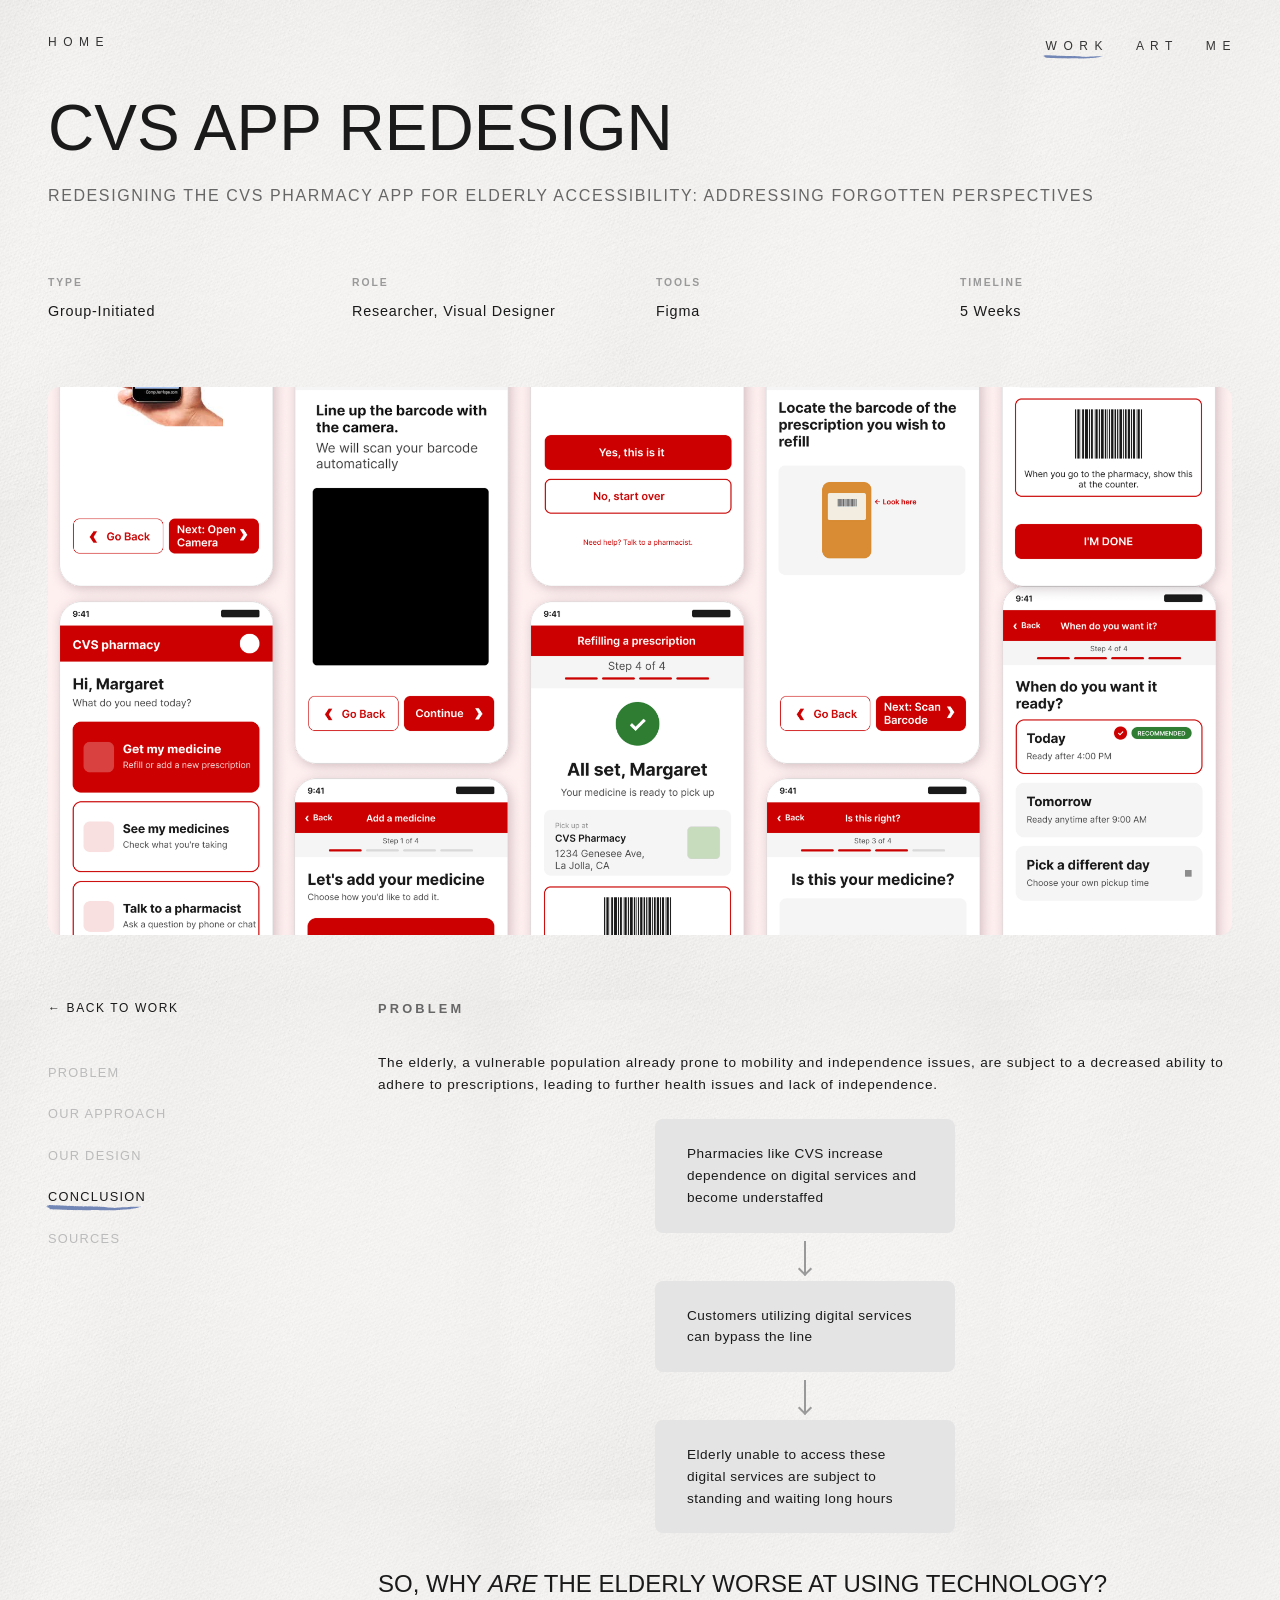
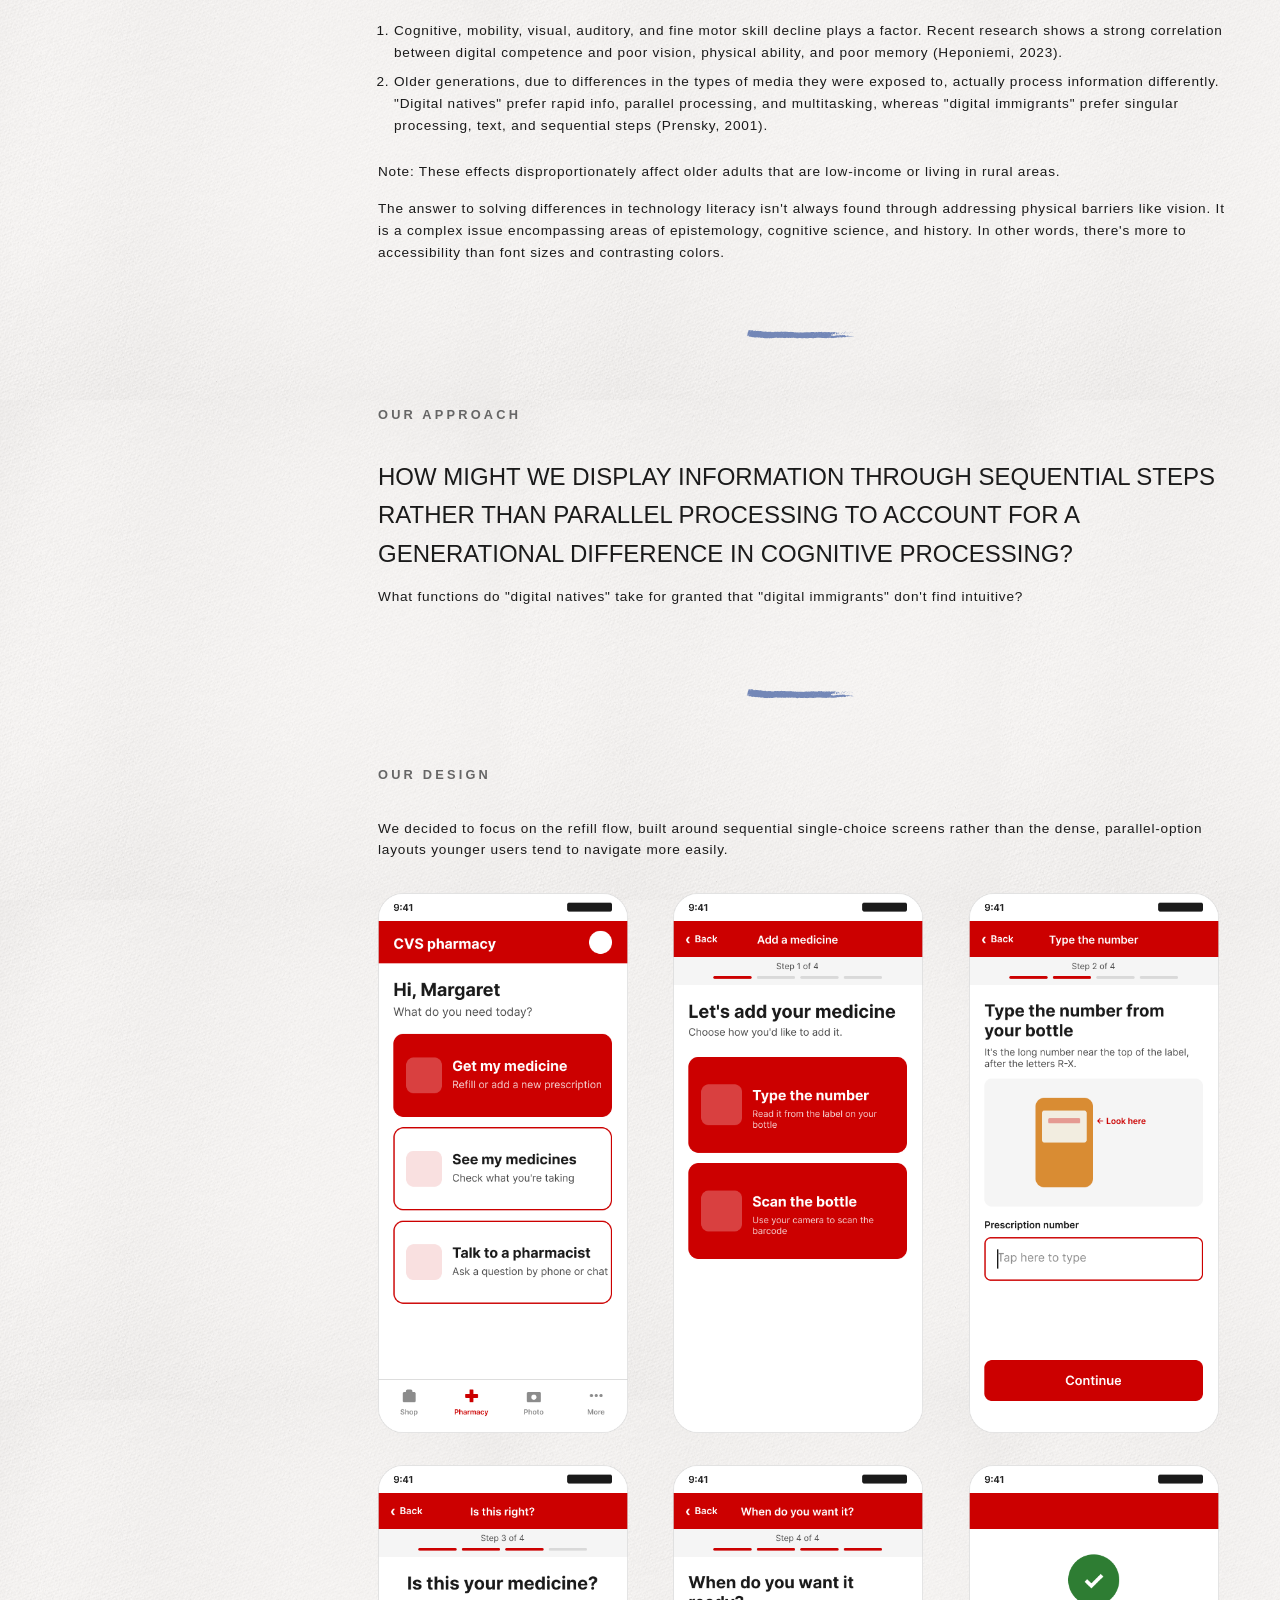
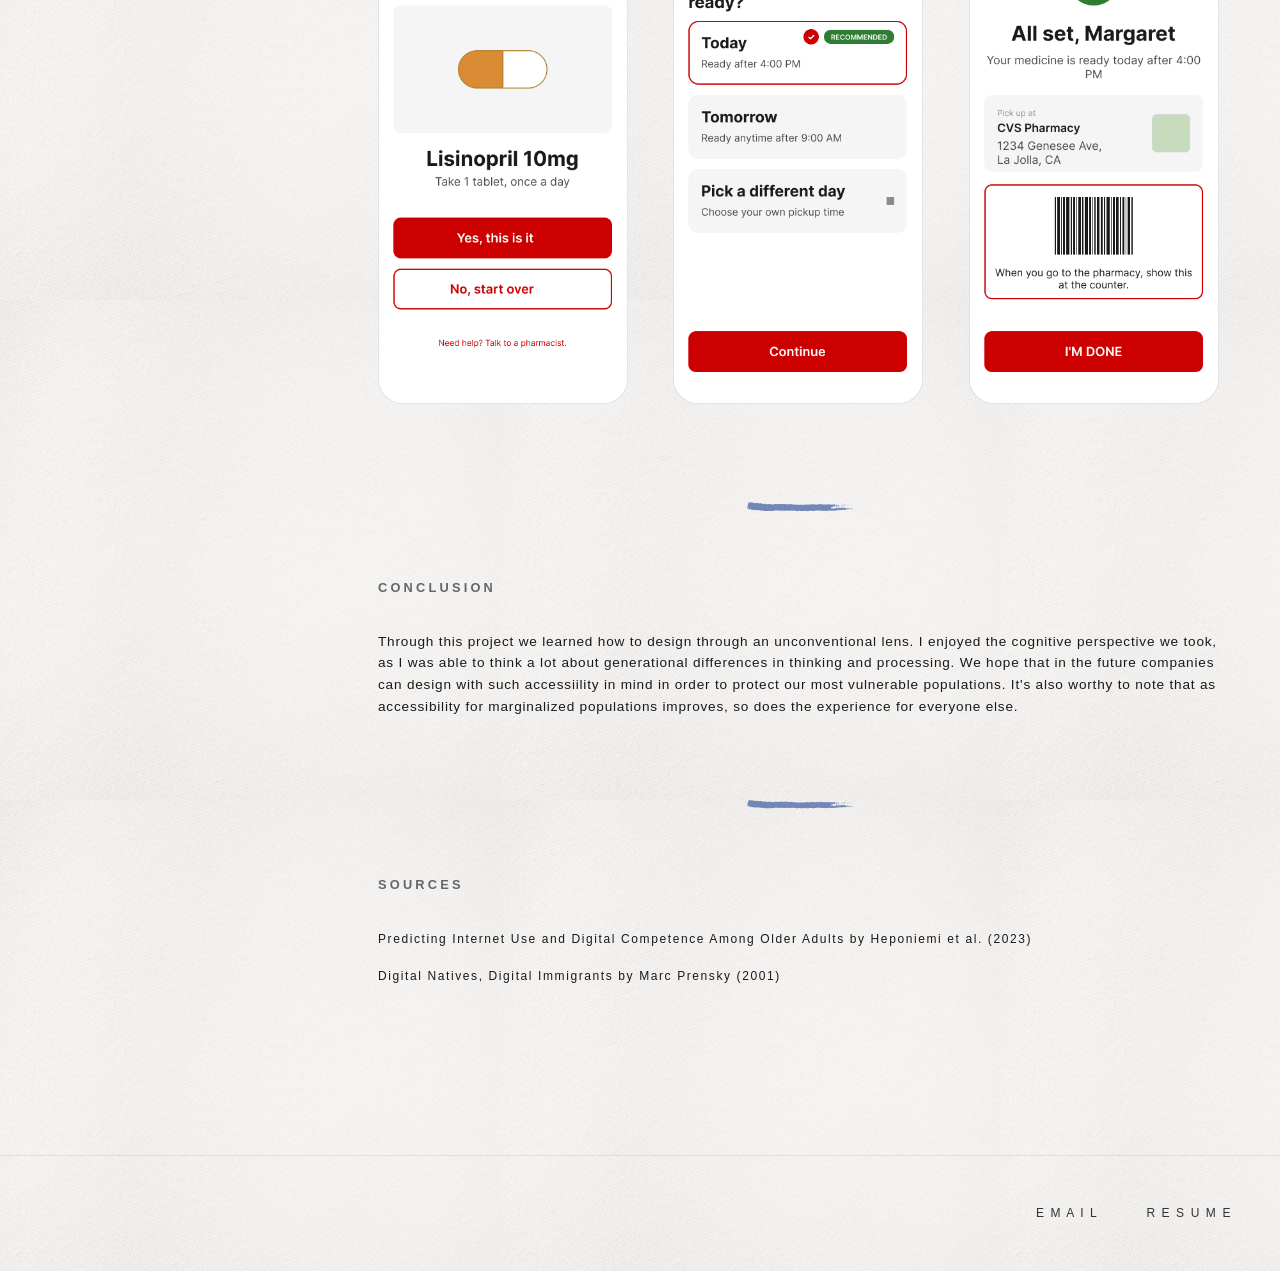
<file: cvs_redesign.html>
<!DOCTYPE html>
<html lang="en">
<head>
    <meta charset="UTF-8">
    <meta name="viewport" content="width=device-width, initial-scale=1.0">
    <title>CVS App Redesign | Alisa Liao</title>
    <link rel="stylesheet" href="styles.css">
</head>
<body>
    <!-- Navigation -->
    <nav class="navbar">
        <div class="nav-container">
            <a href="index.html" class="nav-logo">H O M E</a>
            <ul class="nav-menu">
                <li><a href="work.html" class="active">W O R K</a></li>
                <li><a href="art.html">A R T</a></li>
                <li><a href="me.html">M E</a></li>
            </ul>
        </div>
    </nav>

    <!-- Main Content -->
    <main class="container">
        <!-- Hero Section -->
        <section class="hero-section">
            <h1 class="project-title">CVS APP REDESIGN</h1>
            <p class="project-subtitle">REDESIGNING THE CVS PHARMACY APP FOR ELDERLY ACCESSIBILITY: ADDRESSING FORGOTTEN PERSPECTIVES</p>

            <!-- Project Meta -->
            <div class="project-meta">
                <div class="meta-item">
                    <span class="meta-label">TYPE</span>
                    <span class="meta-value">Group-Initiated</span>
                </div>
                <div class="meta-item">
                    <span class="meta-label">ROLE</span>
                    <span class="meta-value">Researcher, Visual Designer</span>
                </div>
                <div class="meta-item">
                    <span class="meta-label">TOOLS</span>
                    <span class="meta-value">Figma</span>
                </div>
                <div class="meta-item">
                    <span class="meta-label">TIMELINE</span>
                    <span class="meta-value">5 Weeks</span>
                </div>
            </div>
        </section>

        <!-- Hero Image -->
        <section class="hero-image">
            <div class="image-placeholder">
                <img src="cvs_designs_header.png" alt="CVS App Redesign Screens" class="hero-img">
            </div>
        </section>

        <!-- Problem Section -->
        <section class="content-section problem-section">

            <div class="section-content">
                <div class="left-column">
                    <div class="section-header">
                        <a href="work.html" class="back-link">← BACK TO WORK</a>
                    </div>
                    <ul class="approach-list">
                        <li><a href="#problem" data-nav-link>PROBLEM</a></li>
                        <li><a href="#our-approach" data-nav-link>OUR APPROACH</a></li>
                        <li><a href="#our-design" data-nav-link>OUR DESIGN</a></li>
                        <li><a href="#conclusion" data-nav-link>CONCLUSION</a></li>
                        <li><a href="#sources" data-nav-link>SOURCES</a></li>
                    </ul>
                </div>

                <div class="right-column">
                    <div id="problem">
                        <h2 class="project-section-title">PROBLEM</h2>
                        <p class="project-text"> The elderly, a vulnerable population already prone to mobility and independence issues, are subject to a decreased ability to adhere to prescriptions, leading to further health issues and lack of independence.</p>
                        <div class="problem-flow">
                            <div class="problem-flow-box">Pharmacies like CVS increase dependence on digital services and become understaffed</div>
                            <div class="problem-flow-arrow"></div>
                            <div class="problem-flow-box">Customers utilizing digital services can bypass the line</div>
                            <div class="problem-flow-arrow"></div>
                            <div class="problem-flow-box">Elderly unable to access these digital services are subject to standing and waiting long hours</div>
                        </div>

                        <h3 class="cvs-problem-heading">SO, WHY <em>ARE</em> THE ELDERLY WORSE AT USING TECHNOLOGY?</h3>
                        <ol class="content-list">
                            <li>Cognitive, mobility, visual, auditory, and fine motor skill decline plays a factor. Recent research shows a strong correlation between digital competence and poor vision, physical ability, and poor memory (Heponiemi, 2023).</li>
                            <li>Older generations, due to differences in the types of media they were exposed to, actually process information differently. "Digital natives" prefer rapid info, parallel processing, and multitasking, whereas "digital immigrants" prefer singular processing, text, and sequential steps (Prensky, 2001).</li>
                        </ol>

                        <p class="project-text">Note: These effects disproportionately affect older adults that are low-income or living in rural areas.</p>
                        <p class="project-text">The answer to solving differences in technology literacy isn't always found through addressing physical barriers like vision. It is a complex issue encompassing areas of epistemology, cognitive science, and history. In other words, there's more to accessibility than font sizes and contrasting colors.</p>
                    </div>

                    <img src="divider.svg" alt="" class="section-divider">

                    <div class="content-section approach-section" id="our-approach">
                        <h2 class="project-section-title">OUR APPROACH</h2>
                        <h3 class="approach-question">HOW MIGHT WE DISPLAY INFORMATION THROUGH SEQUENTIAL STEPS RATHER THAN PARALLEL PROCESSING TO ACCOUNT FOR A GENERATIONAL DIFFERENCE IN COGNITIVE PROCESSING?</h3>
                        <p class="project-text">What functions do "digital natives" take for granted that "digital immigrants" don't find intuitive?</p>
                    </div>

                    <img src="divider.svg" alt="" class="section-divider">

                    <div class="content-section designs-section" id="our-design">
                        <h2 class="project-section-title">OUR DESIGN</h2>
                        <p class="project-text">We decided to focus on the refill flow, built around sequential single-choice screens rather than the dense, parallel-option layouts younger users tend to navigate more easily.</p>
                        <div class="design-flow-grid">
                            <figure class="design-flow-item">
                                <img src="cvs_design_1.png" alt="Pharmacy home screen with three clear options">
                            </figure>
                            <figure class="design-flow-item">
                                <img src="cvs_design_2.png" alt="Add a medicine screen with two ways to add a prescription">
                            </figure>
                            <figure class="design-flow-item">
                                <img src="cvs_design_3.png" alt="Type the prescription number screen">
                            </figure>
                            <figure class="design-flow-item">
                                <img src="cvs_design_4.png" alt="Confirm medicine screen showing Lisinopril 10mg">
                            </figure>
                            <figure class="design-flow-item">
                                <img src="cvs_design_5.png" alt="Choose pickup time screen with Today recommended">
                            </figure>
                            <figure class="design-flow-item">
                                <img src="cvs_design_6.png" alt="All set confirmation screen with pickup barcode">
                            </figure>
                        </div>
                    </div>

                    <img src="divider.svg" alt="" class="section-divider">

                    <div class="content-section conclusion-section" id="conclusion">
                        <h2 class="project-section-title">CONCLUSION</h2>
                        <p class="project-text">Through this project we learned how to design through an unconventional lens. I enjoyed the cognitive perspective we took, as I was able to think a lot about generational differences in thinking and processing. 
                            We hope that in the future companies can design with such accessiility in mind in order to protect our most vulnerable populations. It's also worthy to note that as accessibility for marginalized populations improves, so does the experience
                            for everyone else. 
                        </p>
                    </div>

                    <img src="divider.svg" alt="" class="section-divider">

                    <div class="content-section sources-section" id="sources">
                        <h2 class="project-section-title">SOURCES</h2>
                        <p class="project-text"><a href="https://www.jmir.org/2023/1/e42287" target="_blank" rel="noopener" class="back-link">Predicting Internet Use and Digital Competence Among Older Adults by Heponiemi et al. (2023)</a></p>
                        <p class="project-text"><a href="https://s-space.snu.ac.kr/handle/10371/143876" target="_blank" rel="noopener" class="back-link">Digital Natives, Digital Immigrants by Marc Prensky (2001)</a></p>
                    </div>
                </div>
            </div>
        </section>
    </main>

    <!-- Footer -->
    <footer class="footer">
        <div class="footer-links">
            <a href="mailto:alisaliao45@gmail.com">E M A I L</a>
            <a href="AlisaLiaoResume.pdf" target="_blank" rel="noopener">R E S U M E</a>
        </div>
    </footer>

    <script src="script.js"></script>
    <script>
        const navLinks = document.querySelectorAll('[data-nav-link]');
        const navSections = Array.from(navLinks)
            .map(link => document.getElementById(link.getAttribute('href').slice(1)))
            .filter(Boolean);

        const setActiveLink = (id) => {
            navLinks.forEach(link => {
                link.classList.toggle('active', link.getAttribute('href') === `#${id}`);
            });
        };

        const intersecting = new Map();

        const sectionObserver = new IntersectionObserver((entries) => {
            entries.forEach(entry => {
                intersecting.set(entry.target.id, entry.isIntersecting ? entry.boundingClientRect.top : null);
            });

            const visible = navSections
                .filter(section => intersecting.get(section.id) !== null && intersecting.get(section.id) !== undefined)
                .sort((a, b) => intersecting.get(a.id) - intersecting.get(b.id));

            if (visible.length > 0) {
                setActiveLink(visible[0].id);
            }
        }, { rootMargin: '-100px 0px -70% 0px', threshold: 0 });

        navSections.forEach(section => sectionObserver.observe(section));

        window.addEventListener('scroll', () => {
            const atBottom = window.innerHeight + window.scrollY >= document.body.scrollHeight - 2;
            if (atBottom) {
                setActiveLink(navSections[navSections.length - 1].id);
            }
        }, { passive: true });
    </script>
</body>
</html>
</file>
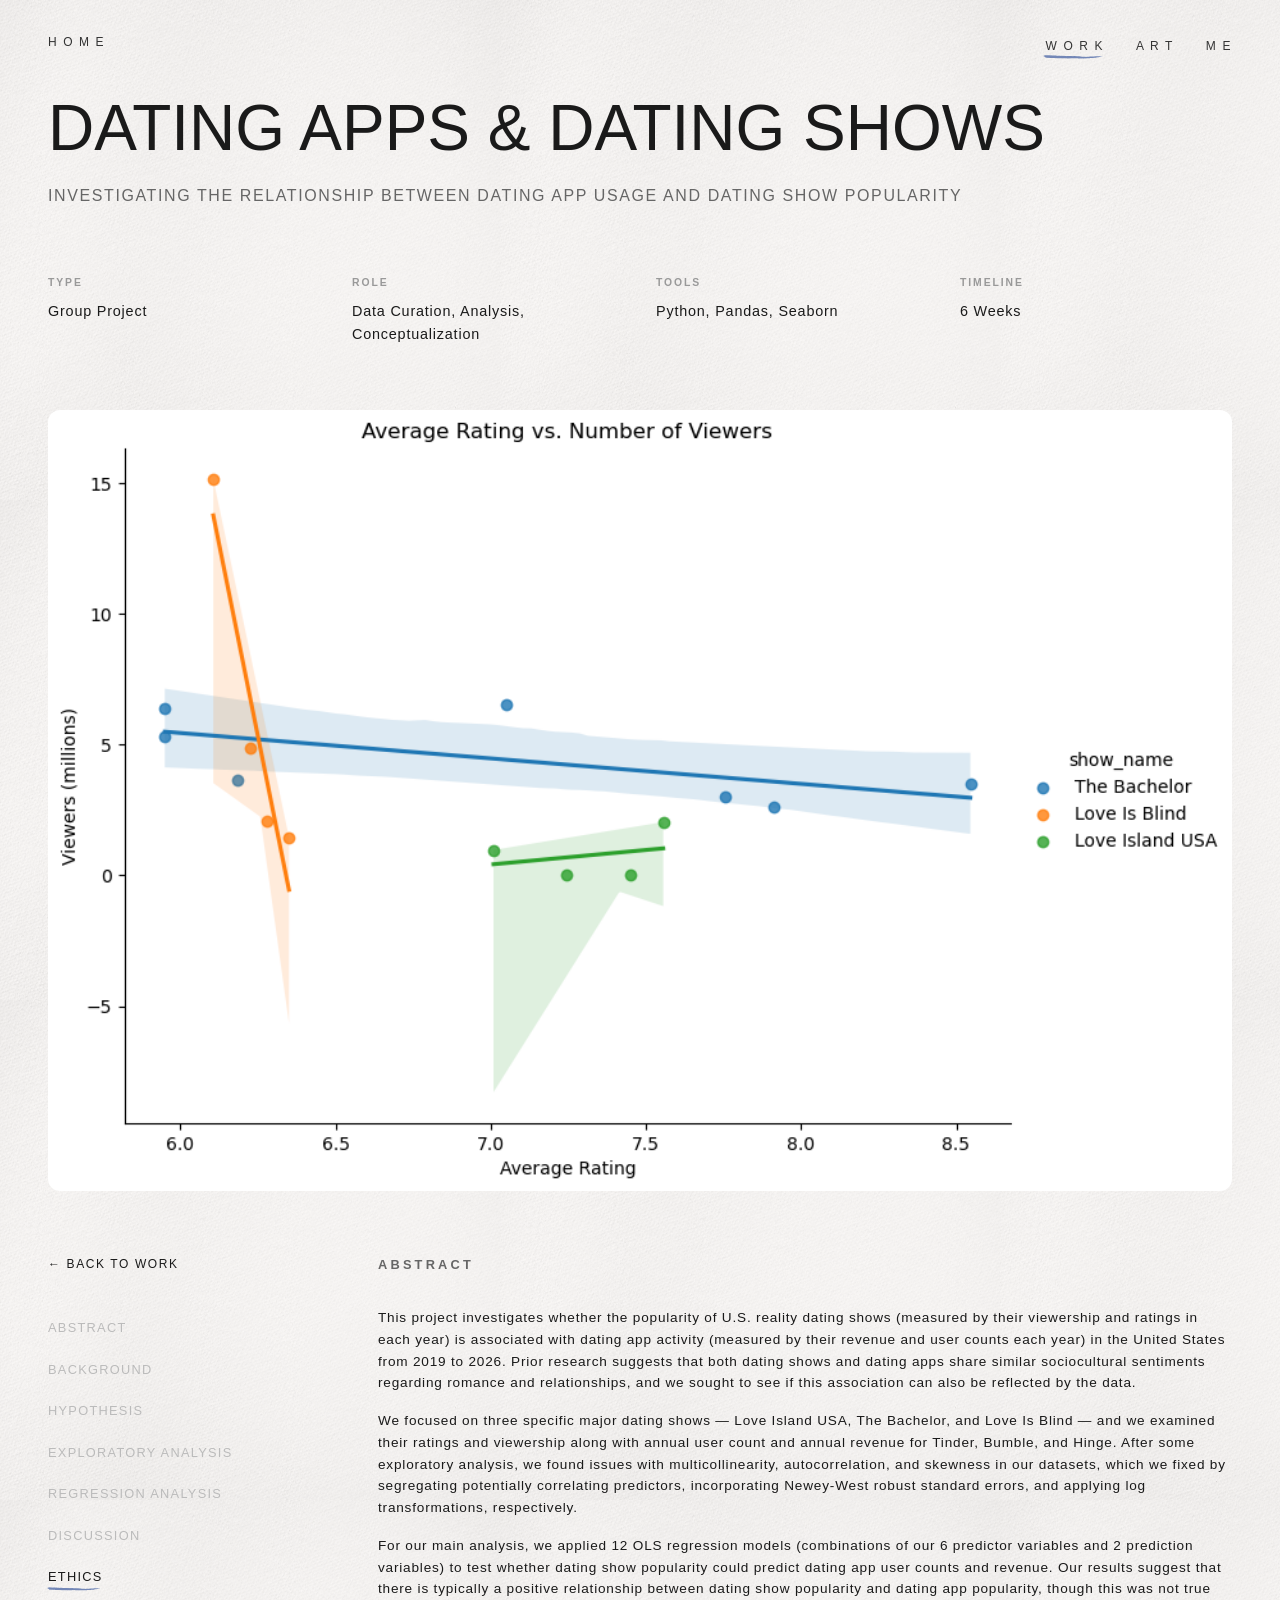
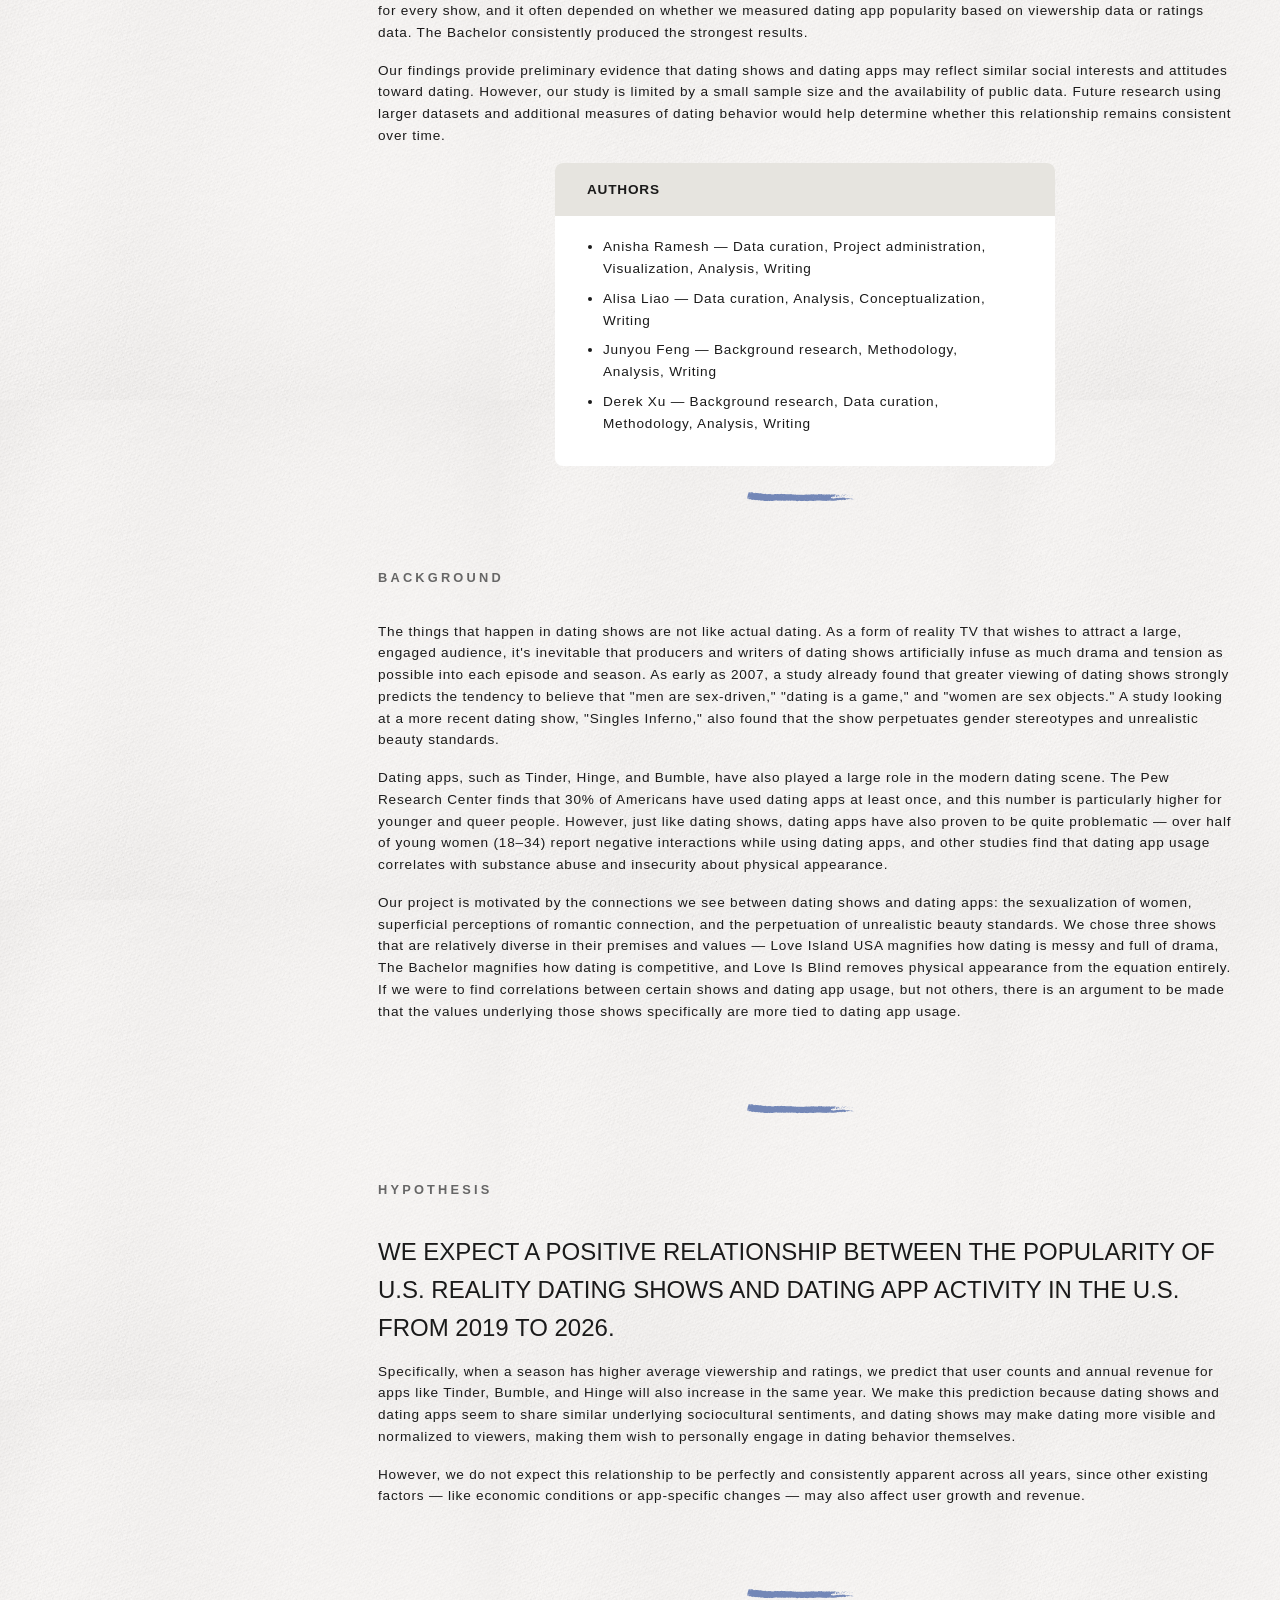
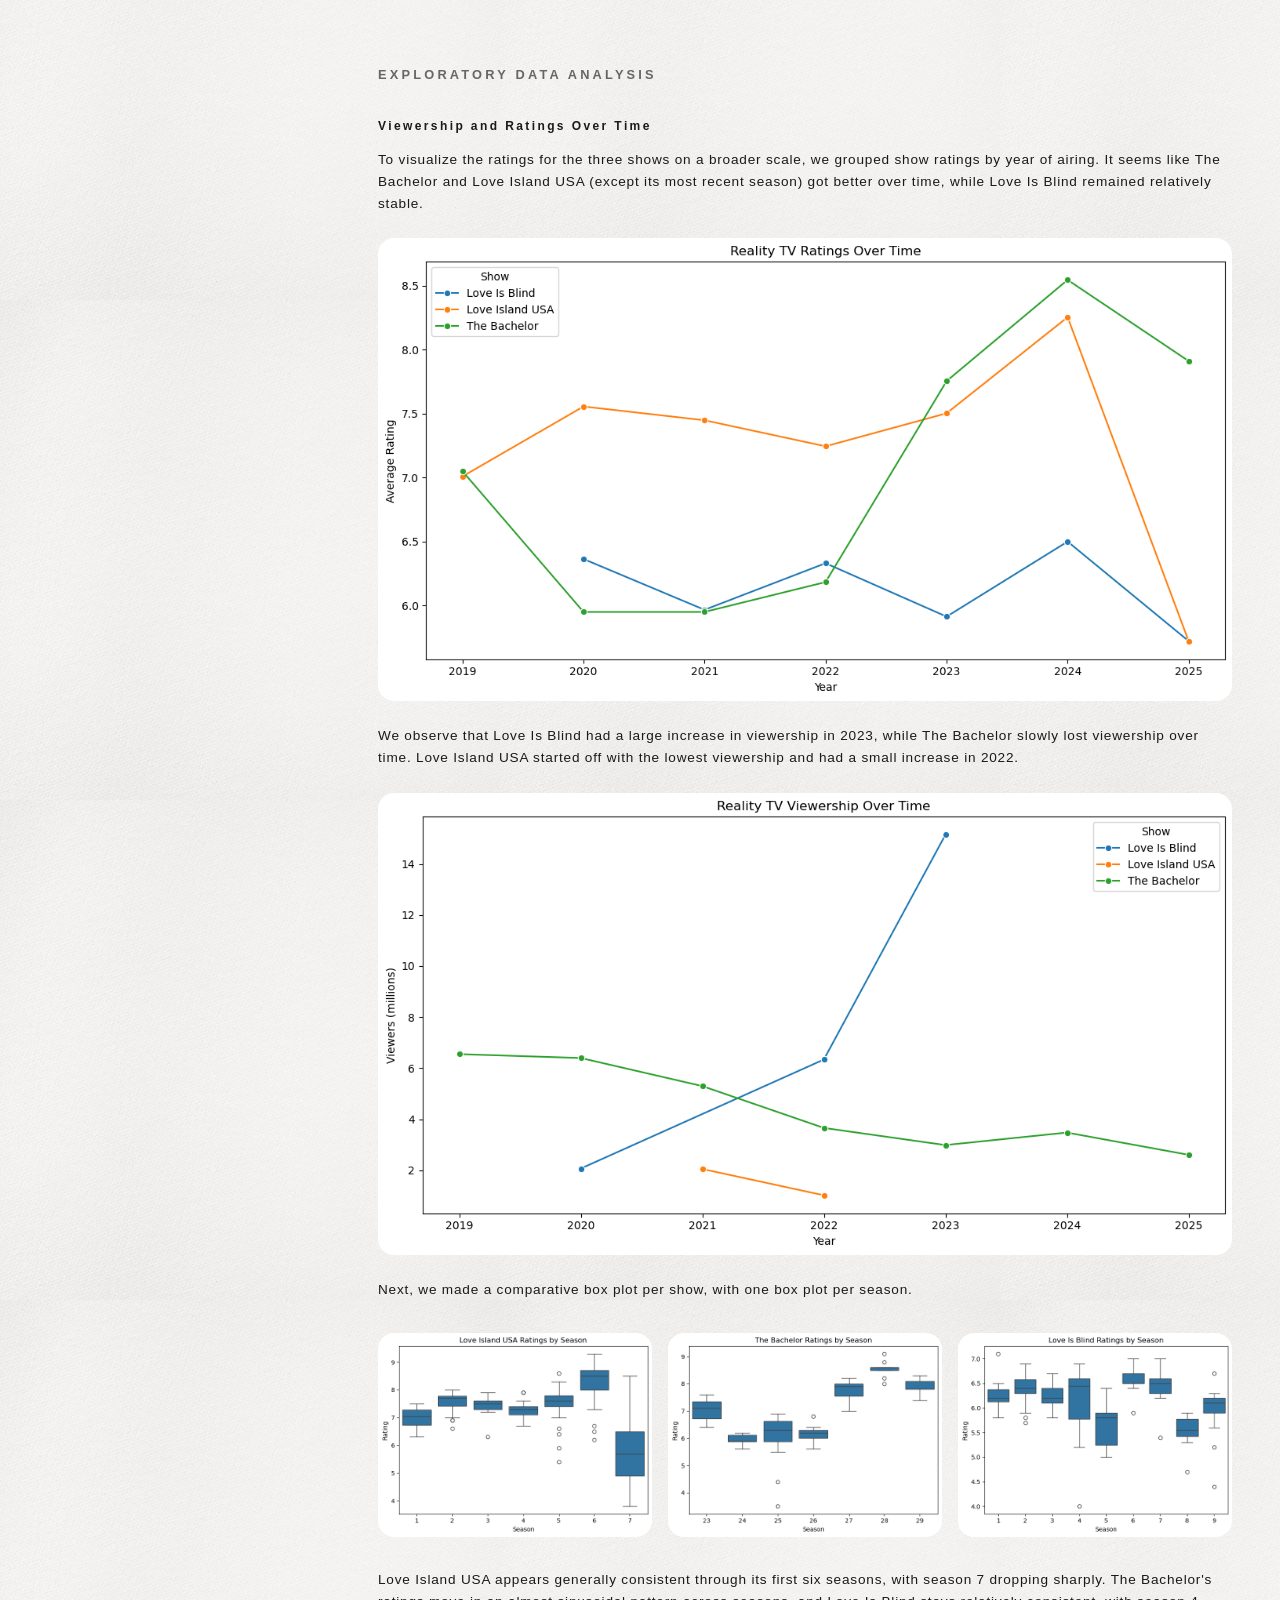
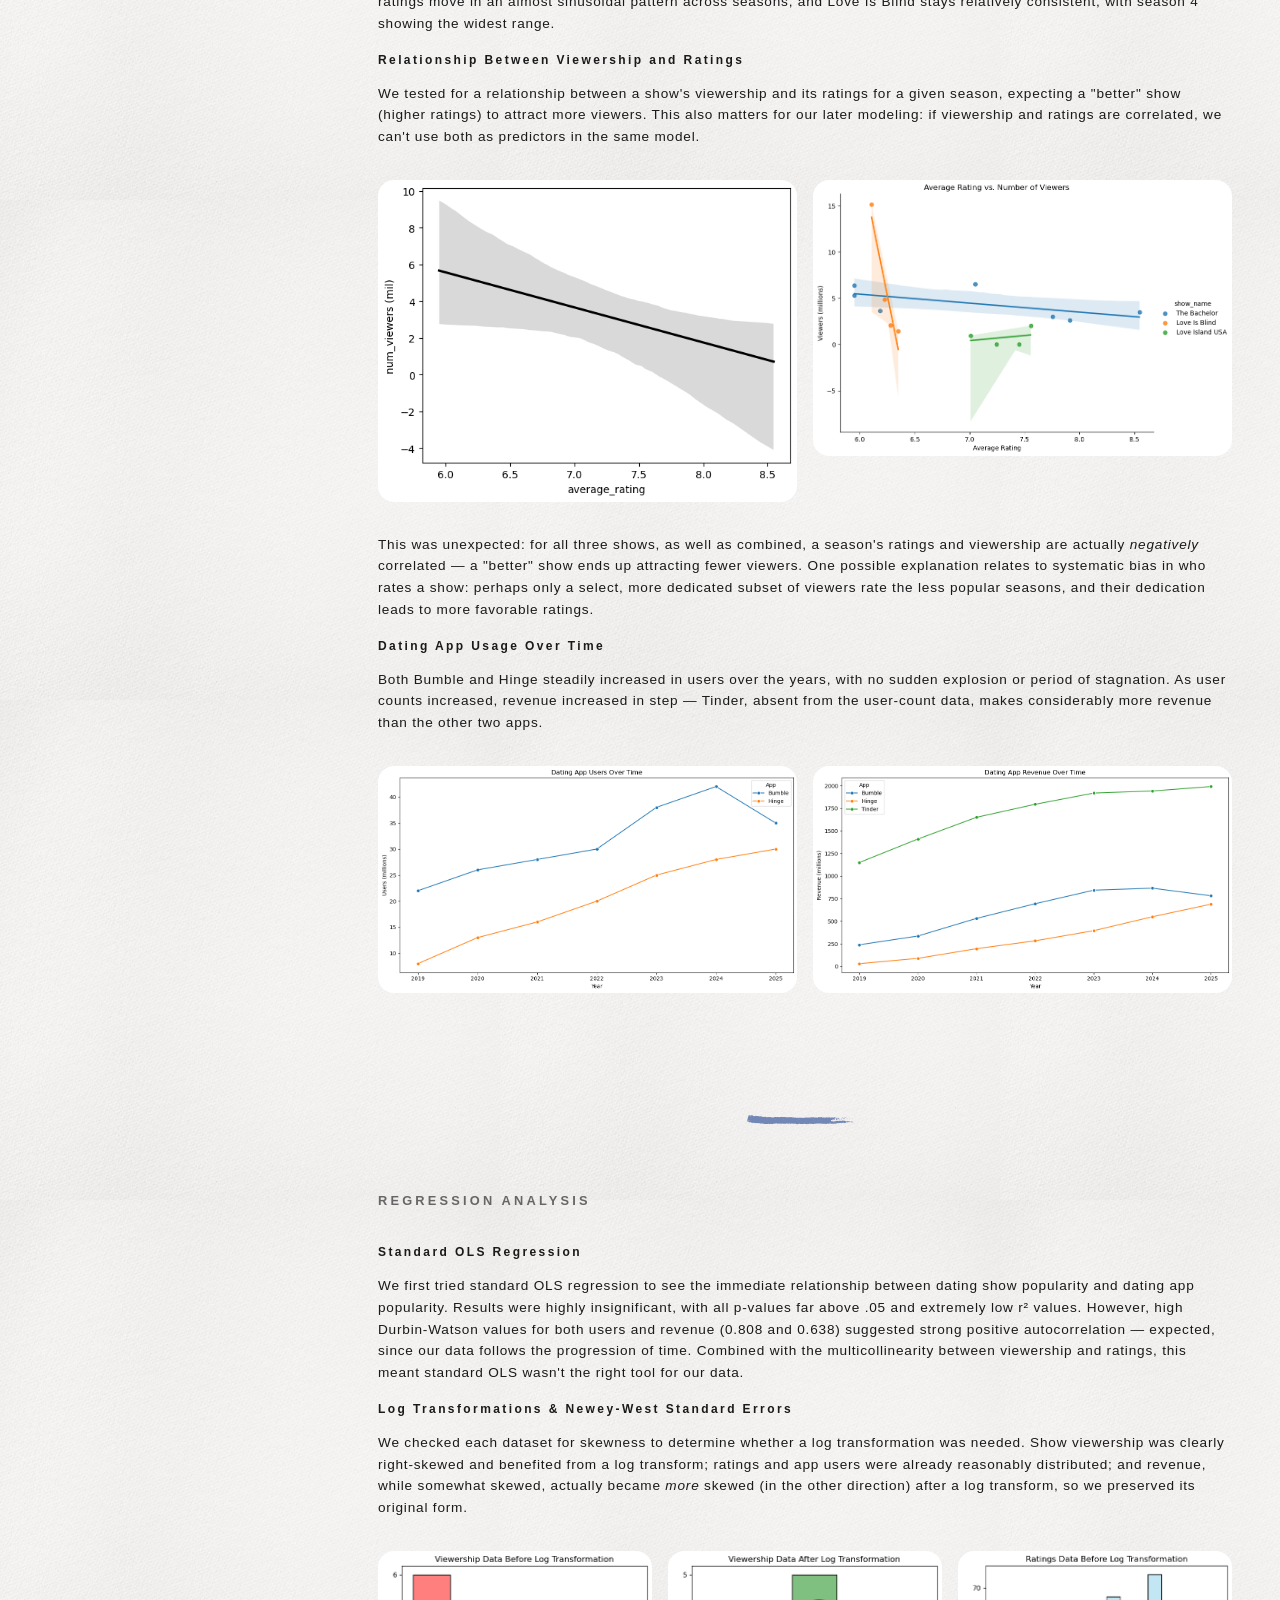
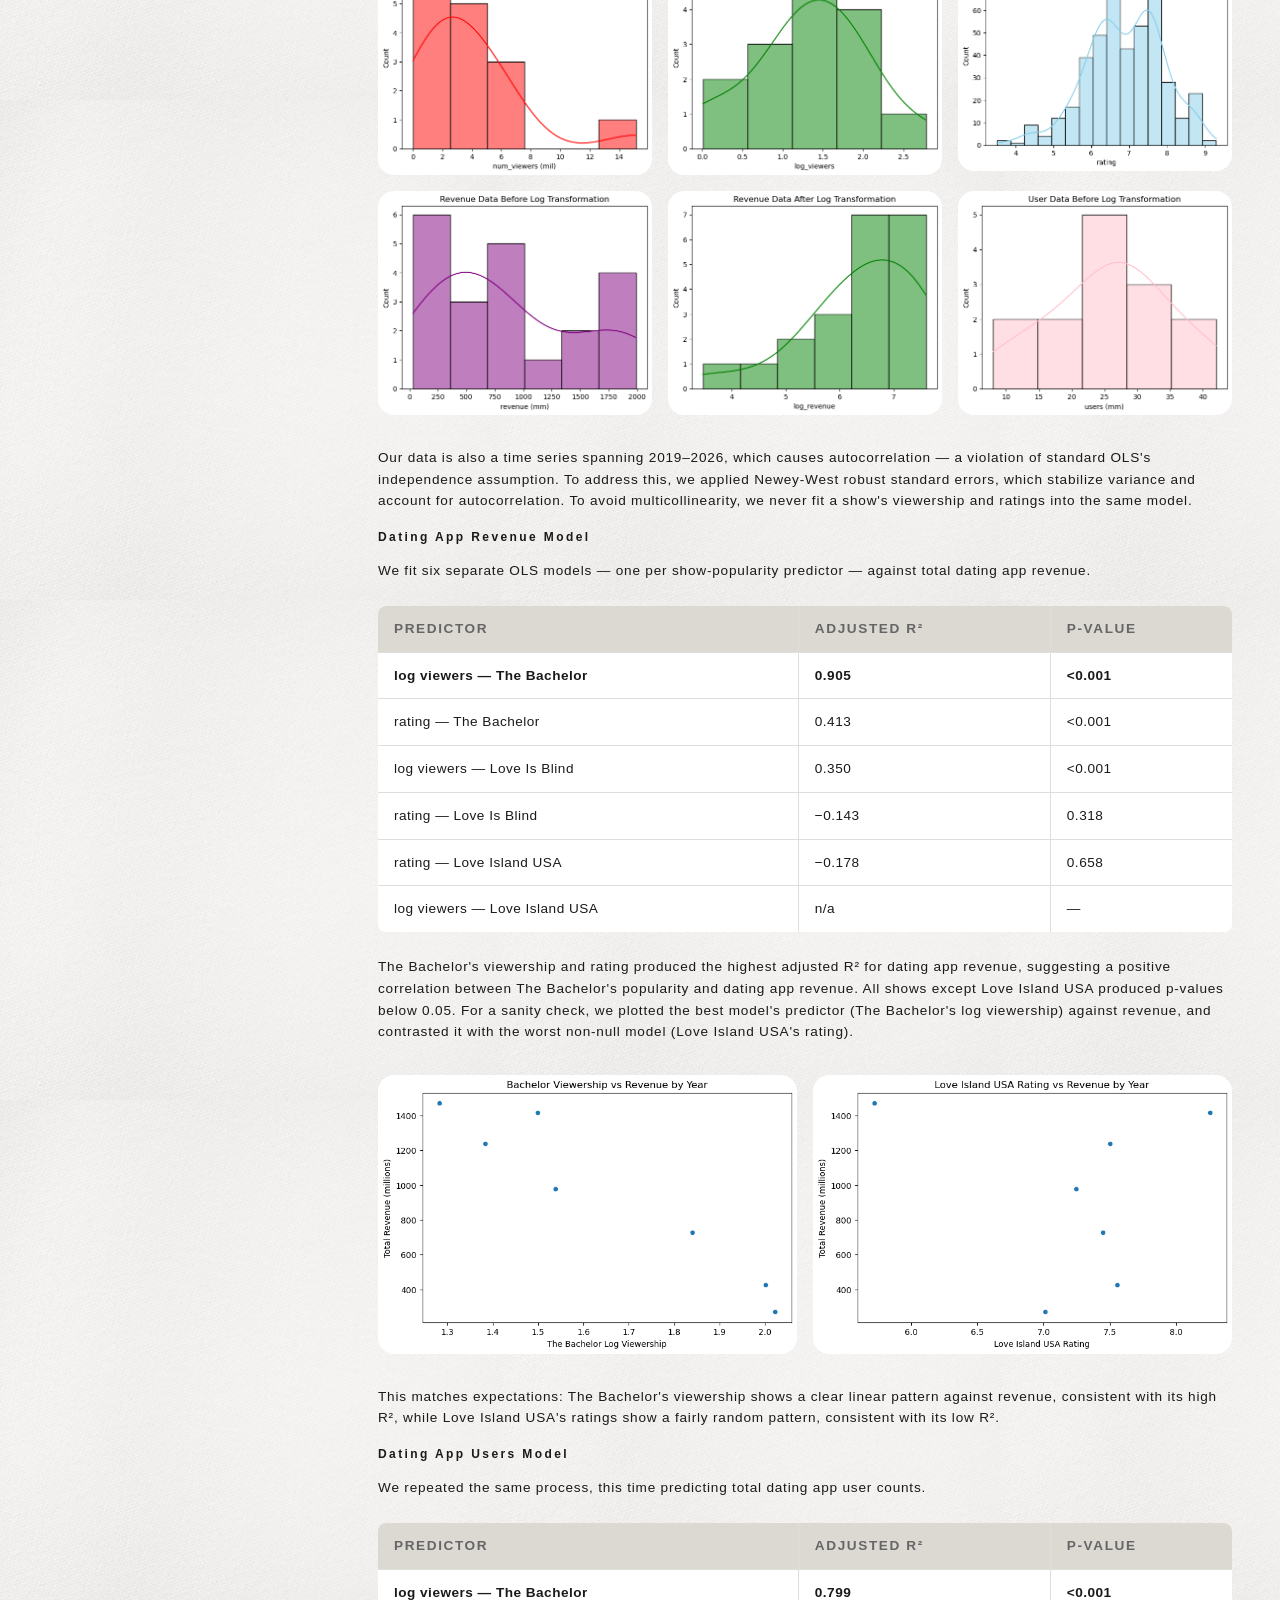
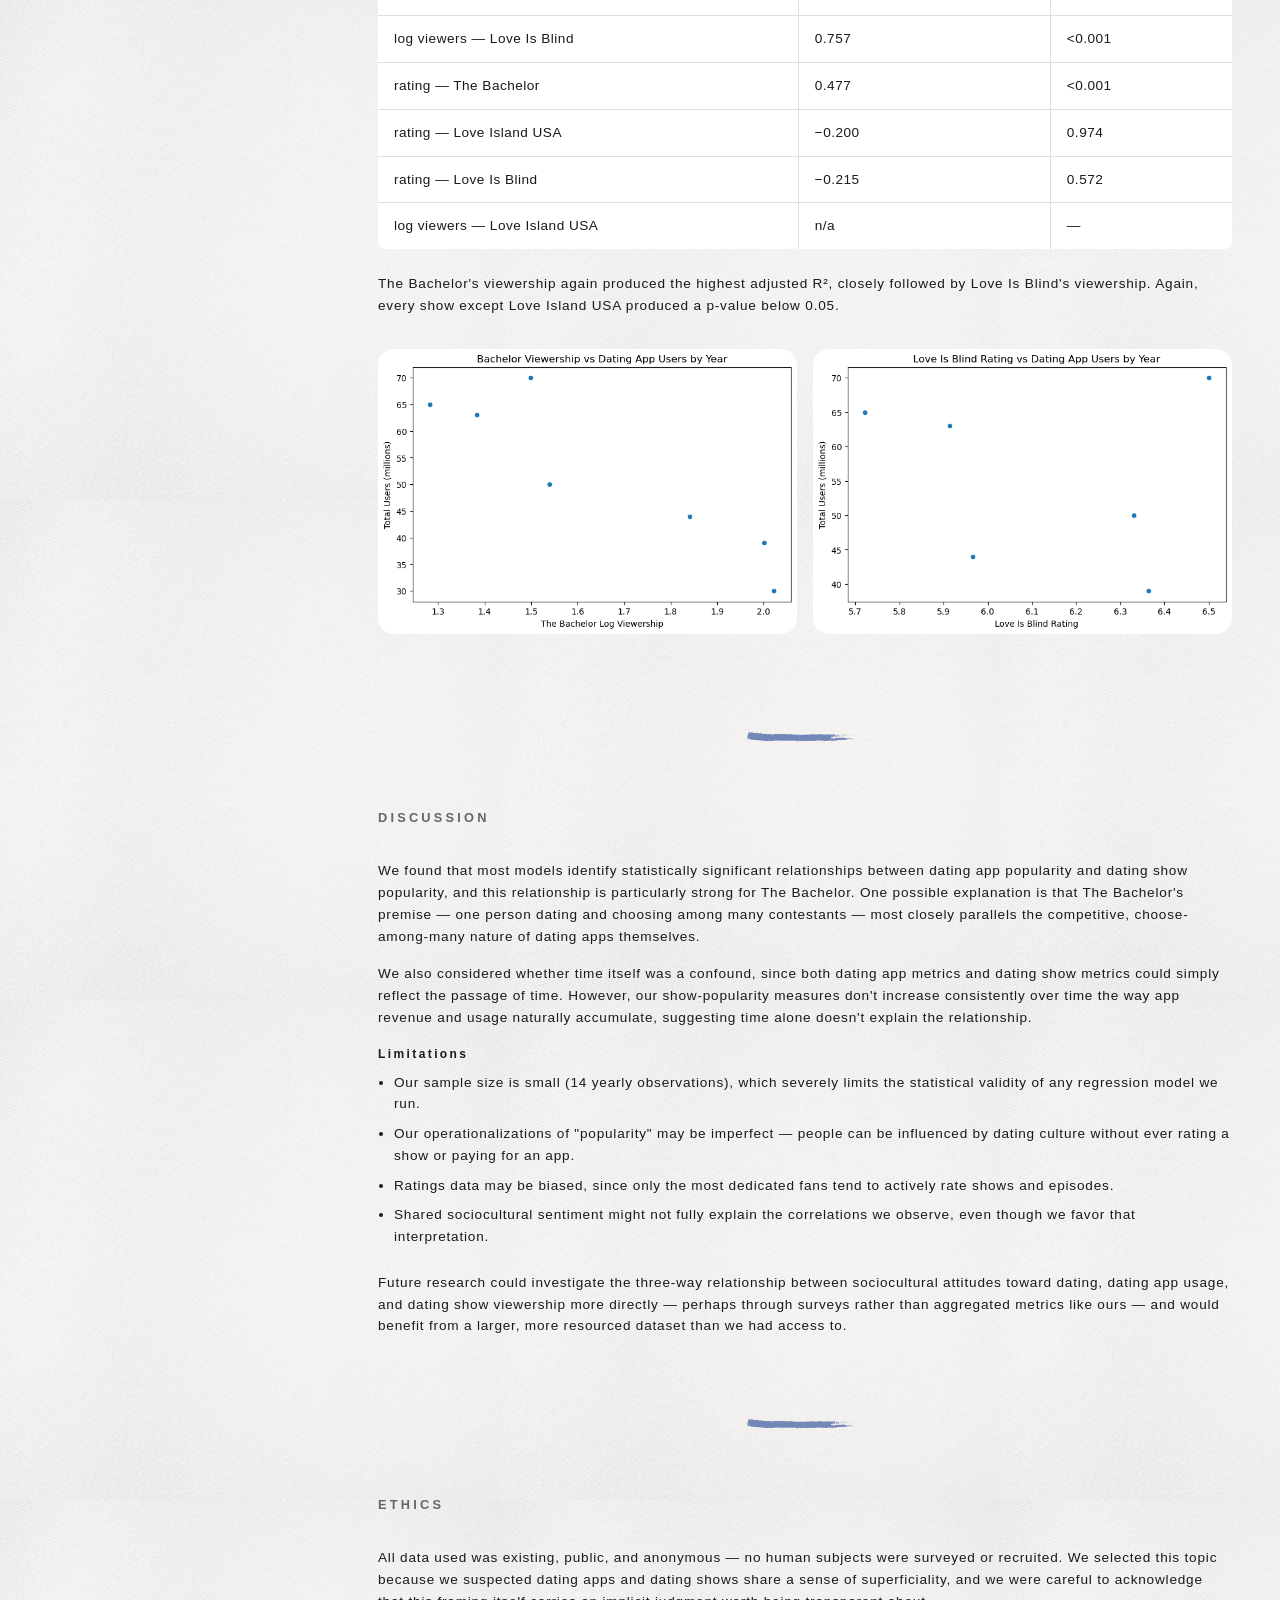
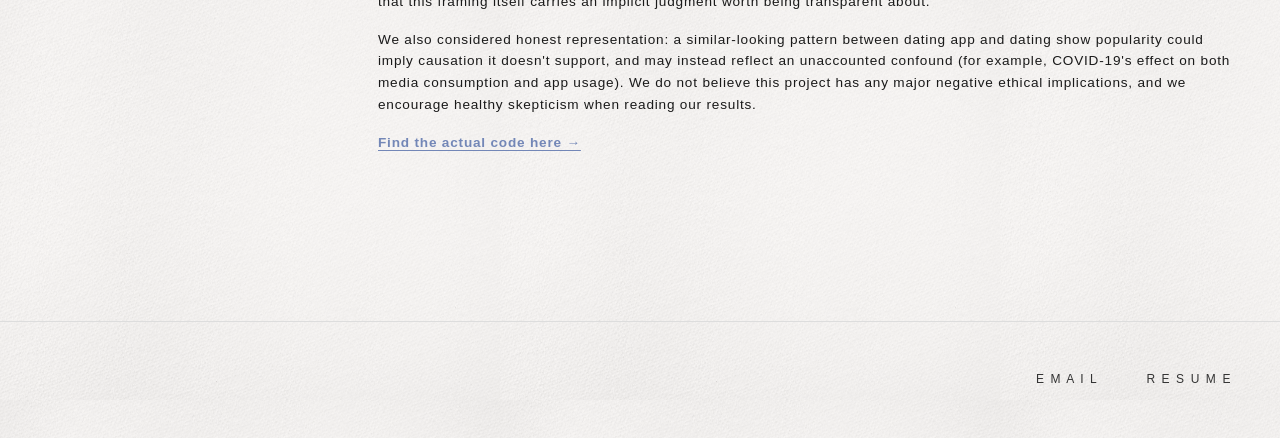
<file: dating_apps_shows.html>
<!DOCTYPE html>
<html lang="en">
<head>
    <meta charset="UTF-8">
    <meta name="viewport" content="width=device-width, initial-scale=1.0">
    <title>Dating Apps &amp; Dating Shows | Alisa Liao</title>
    <link rel="stylesheet" href="styles.css">
</head>
<body>
    <!-- Navigation -->
    <nav class="navbar">
        <div class="nav-container">
            <a href="index.html" class="nav-logo">H O M E</a>
            <ul class="nav-menu">
                <li><a href="work.html" class="active">W O R K</a></li>
                <li><a href="art.html">A R T</a></li>
                <li><a href="me.html">M E</a></li>
            </ul>
        </div>
    </nav>

    <!-- Main Content -->
    <main class="container">
        <!-- Hero Section -->
        <section class="hero-section">
            <h1 class="project-title">DATING APPS &amp; DATING SHOWS</h1>
            <p class="project-subtitle">INVESTIGATING THE RELATIONSHIP BETWEEN DATING APP USAGE AND DATING SHOW POPULARITY</p>

            <!-- Project Meta -->
            <div class="project-meta">
                <div class="meta-item">
                    <span class="meta-label">TYPE</span>
                    <span class="meta-value">Group Project</span>
                </div>
                <div class="meta-item">
                    <span class="meta-label">ROLE</span>
                    <span class="meta-value">Data Curation, Analysis, Conceptualization</span>
                </div>
                <div class="meta-item">
                    <span class="meta-label">TOOLS</span>
                    <span class="meta-value">Python, Pandas, Seaborn</span>
                </div>
                <div class="meta-item">
                    <span class="meta-label">TIMELINE</span>
                    <span class="meta-value">6 Weeks</span>
                </div>
            </div>
        </section>

        <!-- Hero Image -->
        <section class="hero-image">
            <div class="image-placeholder">
                <img src="dating_project_images/rating_vs_viewership_by_show.png" alt="Scatterplot of average rating vs. number of viewers, colored by show, with OLS best-fit lines" class="hero-img">
            </div>
        </section>

        <!-- Problem Section -->
        <section class="content-section problem-section">

            <div class="section-content">
                <div class="left-column">
                    <div class="section-header">
                        <a href="work.html" class="back-link">← BACK TO WORK</a>
                    </div>
                    <ul class="approach-list">
                        <li><a href="#abstract" data-nav-link>ABSTRACT</a></li>
                        <li><a href="#background" data-nav-link>BACKGROUND</a></li>
                        <li><a href="#hypothesis" data-nav-link>HYPOTHESIS</a></li>
                        <li><a href="#eda" data-nav-link>EXPLORATORY ANALYSIS</a></li>
                        <li><a href="#analysis" data-nav-link>REGRESSION ANALYSIS</a></li>
                        <li><a href="#discussion" data-nav-link>DISCUSSION</a></li>
                        <li><a href="#ethics" data-nav-link>ETHICS</a></li>
                    </ul>
                </div>

                <div class="right-column">
                    <div id="abstract">
                        <h2 class="project-section-title">ABSTRACT</h2>
                        <p class="project-text">This project investigates whether the popularity of U.S. reality dating shows (measured by their viewership and ratings in each year) is associated with dating app activity (measured by their revenue and user counts each year) in the United States from 2019 to 2026. Prior research suggests that both dating shows and dating apps share similar sociocultural sentiments regarding romance and relationships, and we sought to see if this association can also be reflected by the data.</p>
                        <p class="project-text">We focused on three specific major dating shows &mdash; Love Island USA, The Bachelor, and Love Is Blind &mdash; and we examined their ratings and viewership along with annual user count and annual revenue for Tinder, Bumble, and Hinge. After some exploratory analysis, we found issues with multicollinearity, autocorrelation, and skewness in our datasets, which we fixed by segregating potentially correlating predictors, incorporating Newey-West robust standard errors, and applying log transformations, respectively.</p>
                        <p class="project-text">For our main analysis, we applied 12 OLS regression models (combinations of our 6 predictor variables and 2 prediction variables) to test whether dating show popularity could predict dating app user counts and revenue. Our results suggest that there is typically a positive relationship between dating show popularity and dating app popularity, though this was not true for every show, and it often depended on whether we measured dating app popularity based on viewership data or ratings data. The Bachelor consistently produced the strongest results.</p>
                        <p class="project-text">Our findings provide preliminary evidence that dating shows and dating apps may reflect similar social interests and attitudes toward dating. However, our study is limited by a small sample size and the availability of public data. Future research using larger datasets and additional measures of dating behavior would help determine whether this relationship remains consistent over time.</p>

                        <div class="feedback-box feedback-box-centered">
                            <h3 class="research-subtitle">Authors</h3>
                            <ul class="content-list">
                                <li>Anisha Ramesh &mdash; Data curation, Project administration, Visualization, Analysis, Writing</li>
                                <li>Alisa Liao &mdash; Data curation, Analysis, Conceptualization, Writing</li>
                                <li>Junyou Feng &mdash; Background research, Methodology, Analysis, Writing</li>
                                <li>Derek Xu &mdash; Background research, Data curation, Methodology, Analysis, Writing</li>
                            </ul>
                        </div>
                    </div>

                    <img src="divider.svg" alt="" class="section-divider">

                    <div class="content-section approach-section" id="background">
                        <h2 class="project-section-title">BACKGROUND</h2>
                        <p class="project-text">The things that happen in dating shows are not like actual dating. As a form of reality TV that wishes to attract a large, engaged audience, it's inevitable that producers and writers of dating shows artificially infuse as much drama and tension as possible into each episode and season. As early as 2007, a study already found that greater viewing of dating shows strongly predicts the tendency to believe that "men are sex-driven," "dating is a game," and "women are sex objects." A study looking at a more recent dating show, "Singles Inferno," also found that the show perpetuates gender stereotypes and unrealistic beauty standards.</p>
                        <p class="project-text">Dating apps, such as Tinder, Hinge, and Bumble, have also played a large role in the modern dating scene. The Pew Research Center finds that 30% of Americans have used dating apps at least once, and this number is particularly higher for younger and queer people. However, just like dating shows, dating apps have also proven to be quite problematic &mdash; over half of young women (18&ndash;34) report negative interactions while using dating apps, and other studies find that dating app usage correlates with substance abuse and insecurity about physical appearance.</p>
                        <p class="project-text">Our project is motivated by the connections we see between dating shows and dating apps: the sexualization of women, superficial perceptions of romantic connection, and the perpetuation of unrealistic beauty standards. We chose three shows that are relatively diverse in their premises and values &mdash; Love Island USA magnifies how dating is messy and full of drama, The Bachelor magnifies how dating is competitive, and Love Is Blind removes physical appearance from the equation entirely. If we were to find correlations between certain shows and dating app usage, but not others, there is an argument to be made that the values underlying those shows specifically are more tied to dating app usage.</p>
                    </div>

                    <img src="divider.svg" alt="" class="section-divider">

                    <div class="content-section approach-section" id="hypothesis">
                        <h2 class="project-section-title">HYPOTHESIS</h2>
                        <h3 class="approach-question">WE EXPECT A POSITIVE RELATIONSHIP BETWEEN THE POPULARITY OF U.S. REALITY DATING SHOWS AND DATING APP ACTIVITY IN THE U.S. FROM 2019 TO 2026.</h3>
                        <p class="project-text">Specifically, when a season has higher average viewership and ratings, we predict that user counts and annual revenue for apps like Tinder, Bumble, and Hinge will also increase in the same year. We make this prediction because dating shows and dating apps seem to share similar underlying sociocultural sentiments, and dating shows may make dating more visible and normalized to viewers, making them wish to personally engage in dating behavior themselves.</p>
                        <p class="project-text">However, we do not expect this relationship to be perfectly and consistently apparent across all years, since other existing factors &mdash; like economic conditions or app-specific changes &mdash; may also affect user growth and revenue.</p>
                    </div>

                    <img src="divider.svg" alt="" class="section-divider">

                    <div class="content-section research-section" id="eda">
                        <h2 class="project-section-title">EXPLORATORY DATA ANALYSIS</h2>

                        <h3 class="research-subtitle">Viewership and Ratings Over Time</h3>
                        <p class="project-text">To visualize the ratings for the three shows on a broader scale, we grouped show ratings by year of airing. It seems like The Bachelor and Love Island USA (except its most recent season) got better over time, while Love Is Blind remained relatively stable.</p>
                        <img src="dating_project_images/ratings_over_time.png" alt="Line plot of reality TV ratings over time for the three shows" class="design-wide-img">
                        <p class="project-text">We observe that Love Is Blind had a large increase in viewership in 2023, while The Bachelor slowly lost viewership over time. Love Island USA started off with the lowest viewership and had a small increase in 2022.</p>
                        <img src="dating_project_images/viewership_over_time.png" alt="Line plot of reality TV viewership over time for the three shows" class="design-wide-img">

                        <p class="project-text">Next, we made a comparative box plot per show, with one box plot per season.</p>
                        <div class="chart-grid-3">
                            <figure class="chart-item">
                                <img src="dating_project_images/love_island_ratings_by_season.png" alt="Love Island USA ratings by season box plot">
                            </figure>
                            <figure class="chart-item">
                                <img src="dating_project_images/bachelor_ratings_by_season.png" alt="The Bachelor ratings by season box plot">
                            </figure>
                            <figure class="chart-item">
                                <img src="dating_project_images/love_is_blind_ratings_by_season.png" alt="Love Is Blind ratings by season box plot">
                            </figure>
                        </div>
                        <p class="project-text">Love Island USA appears generally consistent through its first six seasons, with season 7 dropping sharply. The Bachelor's ratings move in an almost sinusoidal pattern across seasons, and Love Is Blind stays relatively consistent, with season 4 showing the widest range.</p>

                        <h3 class="research-subtitle">Relationship Between Viewership and Ratings</h3>
                        <p class="project-text">We tested for a relationship between a show's viewership and its ratings for a given season, expecting a "better" show (higher ratings) to attract more viewers. This also matters for our later modeling: if viewership and ratings are correlated, we can't use both as predictors in the same model.</p>
                        <div class="chart-grid-2">
                            <figure class="chart-item">
                                <img src="dating_project_images/rating_vs_viewership_combined.png" alt="Scatterplot of rating vs viewership across all shows combined, with OLS best-fit line">
                            </figure>
                            <figure class="chart-item">
                                <img src="dating_project_images/rating_vs_viewership_by_show.png" alt="Scatterplot of rating vs viewership colored by show, with OLS best-fit lines">
                            </figure>
                        </div>
                        <p class="project-text">This was unexpected: for all three shows, as well as combined, a season's ratings and viewership are actually <em>negatively</em> correlated &mdash; a "better" show ends up attracting fewer viewers. One possible explanation relates to systematic bias in who rates a show: perhaps only a select, more dedicated subset of viewers rate the less popular seasons, and their dedication leads to more favorable ratings.</p>

                        <h3 class="research-subtitle">Dating App Usage Over Time</h3>
                        <p class="project-text">Both Bumble and Hinge steadily increased in users over the years, with no sudden explosion or period of stagnation. As user counts increased, revenue increased in step &mdash; Tinder, absent from the user-count data, makes considerably more revenue than the other two apps.</p>
                        <div class="chart-grid-2">
                            <figure class="chart-item">
                                <img src="dating_project_images/dating_app_users_over_time.png" alt="Line plot of dating app users over time">
                            </figure>
                            <figure class="chart-item">
                                <img src="dating_project_images/dating_app_revenue_over_time.png" alt="Line plot of dating app revenue over time">
                            </figure>
                        </div>
                    </div>

                    <img src="divider.svg" alt="" class="section-divider">

                    <div class="content-section designs-section" id="analysis">
                        <h2 class="project-section-title">REGRESSION ANALYSIS</h2>

                        <h3 class="research-subtitle">Standard OLS Regression</h3>
                        <p class="project-text">We first tried standard OLS regression to see the immediate relationship between dating show popularity and dating app popularity. Results were highly insignificant, with all p-values far above .05 and extremely low r&sup2; values. However, high Durbin-Watson values for both users and revenue (0.808 and 0.638) suggested strong positive autocorrelation &mdash; expected, since our data follows the progression of time. Combined with the multicollinearity between viewership and ratings, this meant standard OLS wasn't the right tool for our data.</p>

                        <h3 class="research-subtitle">Log Transformations &amp; Newey-West Standard Errors</h3>
                        <p class="project-text">We checked each dataset for skewness to determine whether a log transformation was needed. Show viewership was clearly right-skewed and benefited from a log transform; ratings and app users were already reasonably distributed; and revenue, while somewhat skewed, actually became <em>more</em> skewed (in the other direction) after a log transform, so we preserved its original form.</p>
                        <div class="chart-grid-3">
                            <figure class="chart-item">
                                <img src="dating_project_images/viewership_before_log.png" alt="Viewership distribution before log transformation">
                            </figure>
                            <figure class="chart-item">
                                <img src="dating_project_images/viewership_after_log.png" alt="Viewership distribution after log transformation">
                            </figure>
                            <figure class="chart-item">
                                <img src="dating_project_images/ratings_distribution.png" alt="Ratings distribution">
                            </figure>
                            <figure class="chart-item">
                                <img src="dating_project_images/revenue_before_log.png" alt="Revenue distribution before log transformation">
                            </figure>
                            <figure class="chart-item">
                                <img src="dating_project_images/revenue_after_log.png" alt="Revenue distribution after log transformation">
                            </figure>
                            <figure class="chart-item">
                                <img src="dating_project_images/users_distribution.png" alt="Dating app users distribution">
                            </figure>
                        </div>
                        <p class="project-text">Our data is also a time series spanning 2019&ndash;2026, which causes autocorrelation &mdash; a violation of standard OLS's independence assumption. To address this, we applied Newey-West robust standard errors, which stabilize variance and account for autocorrelation. To avoid multicollinearity, we never fit a show's viewership and ratings into the same model.</p>

                        <h3 class="research-subtitle">Dating App Revenue Model</h3>
                        <p class="project-text">We fit six separate OLS models &mdash; one per show-popularity predictor &mdash; against total dating app revenue.</p>
                        <div class="results-table-wrapper">
                            <table class="results-table">
                                <thead>
                                    <tr><th>Predictor</th><th>Adjusted R&sup2;</th><th>P-value</th></tr>
                                </thead>
                                <tbody>
                                    <tr><td>log viewers &mdash; The Bachelor</td><td>0.905</td><td>&lt;0.001</td></tr>
                                    <tr><td>rating &mdash; The Bachelor</td><td>0.413</td><td>&lt;0.001</td></tr>
                                    <tr><td>log viewers &mdash; Love Is Blind</td><td>0.350</td><td>&lt;0.001</td></tr>
                                    <tr><td>rating &mdash; Love Is Blind</td><td>&minus;0.143</td><td>0.318</td></tr>
                                    <tr><td>rating &mdash; Love Island USA</td><td>&minus;0.178</td><td>0.658</td></tr>
                                    <tr><td>log viewers &mdash; Love Island USA</td><td>n/a</td><td>&mdash;</td></tr>
                                </tbody>
                            </table>
                        </div>
                        <p class="project-text">The Bachelor's viewership and rating produced the highest adjusted R&sup2; for dating app revenue, suggesting a positive correlation between The Bachelor's popularity and dating app revenue. All shows except Love Island USA produced p-values below 0.05. For a sanity check, we plotted the best model's predictor (The Bachelor's log viewership) against revenue, and contrasted it with the worst non-null model (Love Island USA's rating).</p>
                        <div class="chart-grid-2">
                            <figure class="chart-item">
                                <img src="dating_project_images/bachelor_viewership_vs_revenue.png" alt="The Bachelor log viewership vs total revenue scatterplot">
                            </figure>
                            <figure class="chart-item">
                                <img src="dating_project_images/love_island_rating_vs_revenue.png" alt="Love Island USA rating vs total revenue scatterplot">
                            </figure>
                        </div>
                        <p class="project-text">This matches expectations: The Bachelor's viewership shows a clear linear pattern against revenue, consistent with its high R&sup2;, while Love Island USA's ratings show a fairly random pattern, consistent with its low R&sup2;.</p>

                        <h3 class="research-subtitle">Dating App Users Model</h3>
                        <p class="project-text">We repeated the same process, this time predicting total dating app user counts.</p>
                        <div class="results-table-wrapper">
                            <table class="results-table">
                                <thead>
                                    <tr><th>Predictor</th><th>Adjusted R&sup2;</th><th>P-value</th></tr>
                                </thead>
                                <tbody>
                                    <tr><td>log viewers &mdash; The Bachelor</td><td>0.799</td><td>&lt;0.001</td></tr>
                                    <tr><td>log viewers &mdash; Love Is Blind</td><td>0.757</td><td>&lt;0.001</td></tr>
                                    <tr><td>rating &mdash; The Bachelor</td><td>0.477</td><td>&lt;0.001</td></tr>
                                    <tr><td>rating &mdash; Love Island USA</td><td>&minus;0.200</td><td>0.974</td></tr>
                                    <tr><td>rating &mdash; Love Is Blind</td><td>&minus;0.215</td><td>0.572</td></tr>
                                    <tr><td>log viewers &mdash; Love Island USA</td><td>n/a</td><td>&mdash;</td></tr>
                                </tbody>
                            </table>
                        </div>
                        <p class="project-text">The Bachelor's viewership again produced the highest adjusted R&sup2;, closely followed by Love Is Blind's viewership. Again, every show except Love Island USA produced a p-value below 0.05.</p>
                        <div class="chart-grid-2">
                            <figure class="chart-item">
                                <img src="dating_project_images/bachelor_viewership_vs_users.png" alt="The Bachelor log viewership vs total users scatterplot">
                            </figure>
                            <figure class="chart-item">
                                <img src="dating_project_images/love_is_blind_rating_vs_users.png" alt="Love Is Blind rating vs total users scatterplot">
                            </figure>
                        </div>
                    </div>

                    <img src="divider.svg" alt="" class="section-divider">

                    <div class="content-section conclusion-section" id="discussion">
                        <h2 class="project-section-title">DISCUSSION</h2>
                        <p class="project-text">We found that most models identify statistically significant relationships between dating app popularity and dating show popularity, and this relationship is particularly strong for The Bachelor. One possible explanation is that The Bachelor's premise &mdash; one person dating and choosing among many contestants &mdash; most closely parallels the competitive, choose-among-many nature of dating apps themselves.</p>
                        <p class="project-text">We also considered whether time itself was a confound, since both dating app metrics and dating show metrics could simply reflect the passage of time. However, our show-popularity measures don't increase consistently over time the way app revenue and usage naturally accumulate, suggesting time alone doesn't explain the relationship.</p>
                        <h3 class="research-subtitle">Limitations</h3>
                        <ul class="content-list">
                            <li>Our sample size is small (14 yearly observations), which severely limits the statistical validity of any regression model we run.</li>
                            <li>Our operationalizations of "popularity" may be imperfect &mdash; people can be influenced by dating culture without ever rating a show or paying for an app.</li>
                            <li>Ratings data may be biased, since only the most dedicated fans tend to actively rate shows and episodes.</li>
                            <li>Shared sociocultural sentiment might not fully explain the correlations we observe, even though we favor that interpretation.</li>
                        </ul>
                        <p class="project-text">Future research could investigate the three-way relationship between sociocultural attitudes toward dating, dating app usage, and dating show viewership more directly &mdash; perhaps through surveys rather than aggregated metrics like ours &mdash; and would benefit from a larger, more resourced dataset than we had access to.</p>
                    </div>

                    <img src="divider.svg" alt="" class="section-divider">

                    <div class="content-section conclusion-section" id="ethics">
                        <h2 class="project-section-title">ETHICS</h2>
                        <p class="project-text">All data used was existing, public, and anonymous &mdash; no human subjects were surveyed or recruited. We selected this topic because we suspected dating apps and dating shows share a sense of superficiality, and we were careful to acknowledge that this framing itself carries an implicit judgment worth being transparent about.</p>
                        <p class="project-text">We also considered honest representation: a similar-looking pattern between dating app and dating show popularity could imply causation it doesn't support, and may instead reflect an unaccounted confound (for example, COVID-19's effect on both media consumption and app usage). We do not believe this project has any major negative ethical implications, and we encourage healthy skepticism when reading our results.</p>
                        <p class="project-text"><a href="https://github.com/COGS108/Group-SP26-062.git" target="_blank" rel="noopener" class="inline-link">Find the actual code here →</a></p>
                    </div>
                </div>
            </div>
        </section>
    </main>

    <!-- Footer -->
    <footer class="footer">
        <div class="footer-links">
            <a href="mailto:alisaliao45@gmail.com">E M A I L</a>
            <a href="AlisaLiaoResume.pdf" target="_blank" rel="noopener">R E S U M E</a>
        </div>
    </footer>

    <script src="script.js"></script>
    <script>
        const navLinks = document.querySelectorAll('[data-nav-link]');
        const navSections = Array.from(navLinks)
            .map(link => document.getElementById(link.getAttribute('href').slice(1)))
            .filter(Boolean);

        const setActiveLink = (id) => {
            navLinks.forEach(link => {
                link.classList.toggle('active', link.getAttribute('href') === `#${id}`);
            });
        };

        const intersecting = new Map();

        const sectionObserver = new IntersectionObserver((entries) => {
            entries.forEach(entry => {
                intersecting.set(entry.target.id, entry.isIntersecting ? entry.boundingClientRect.top : null);
            });

            const visible = navSections
                .filter(section => intersecting.get(section.id) !== null && intersecting.get(section.id) !== undefined)
                .sort((a, b) => intersecting.get(a.id) - intersecting.get(b.id));

            if (visible.length > 0) {
                setActiveLink(visible[0].id);
            }
        }, { rootMargin: '-100px 0px -70% 0px', threshold: 0 });

        navSections.forEach(section => sectionObserver.observe(section));

        window.addEventListener('scroll', () => {
            const atBottom = window.innerHeight + window.scrollY >= document.body.scrollHeight - 2;
            if (atBottom) {
                setActiveLink(navSections[navSections.length - 1].id);
            }
        }, { passive: true });
    </script>
</body>
</html>
</file>
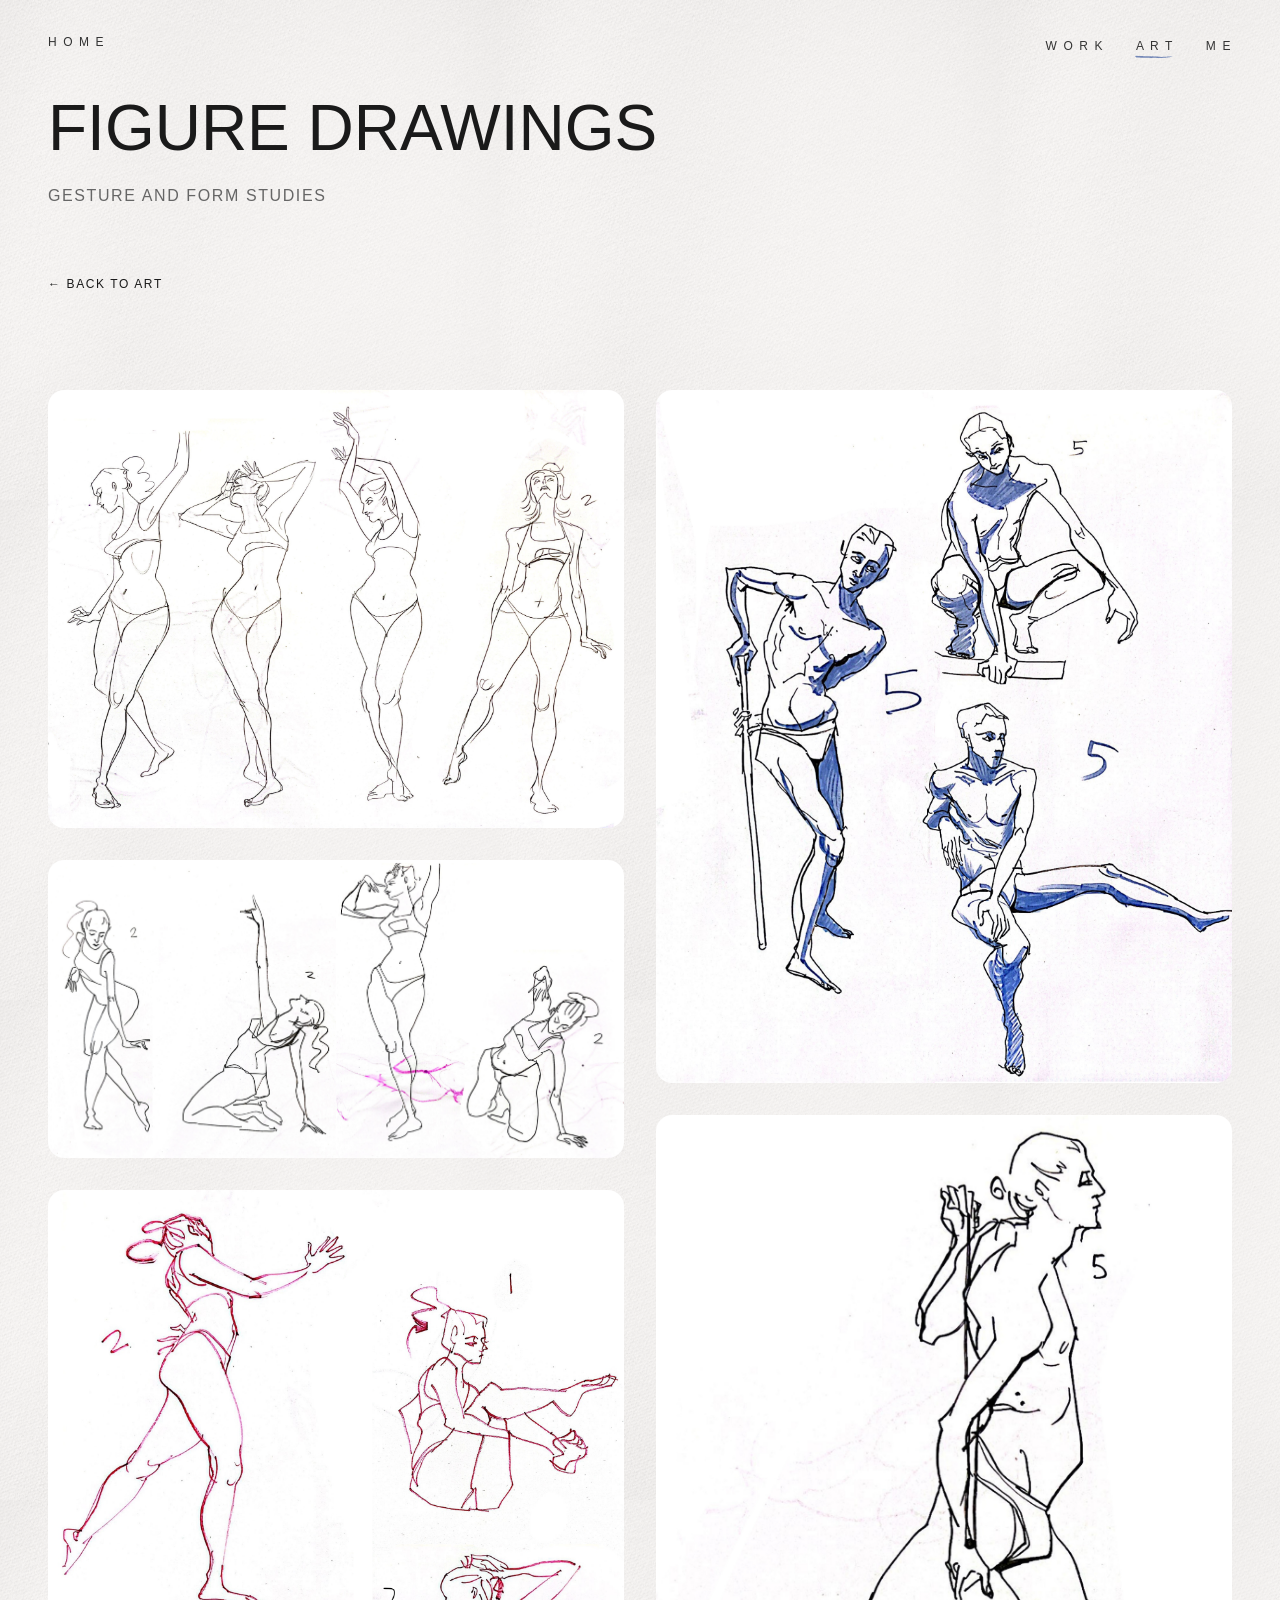
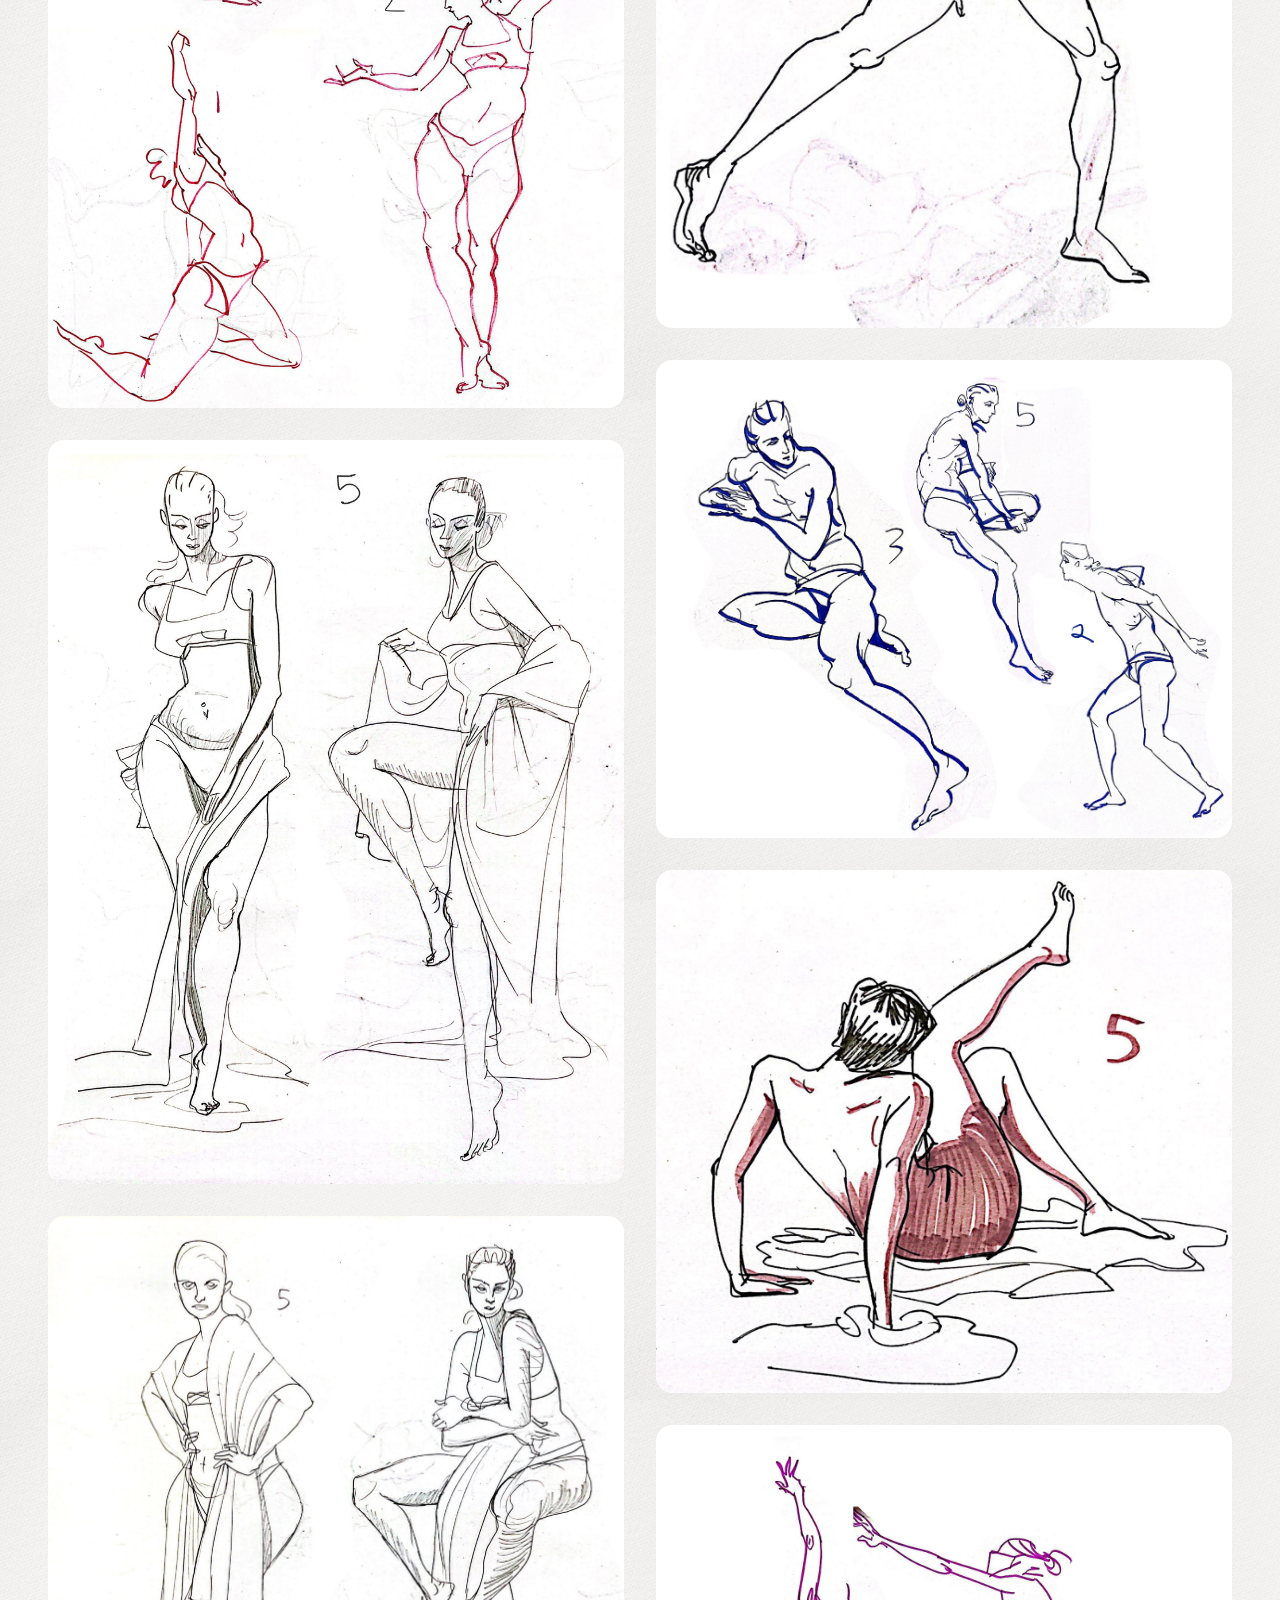
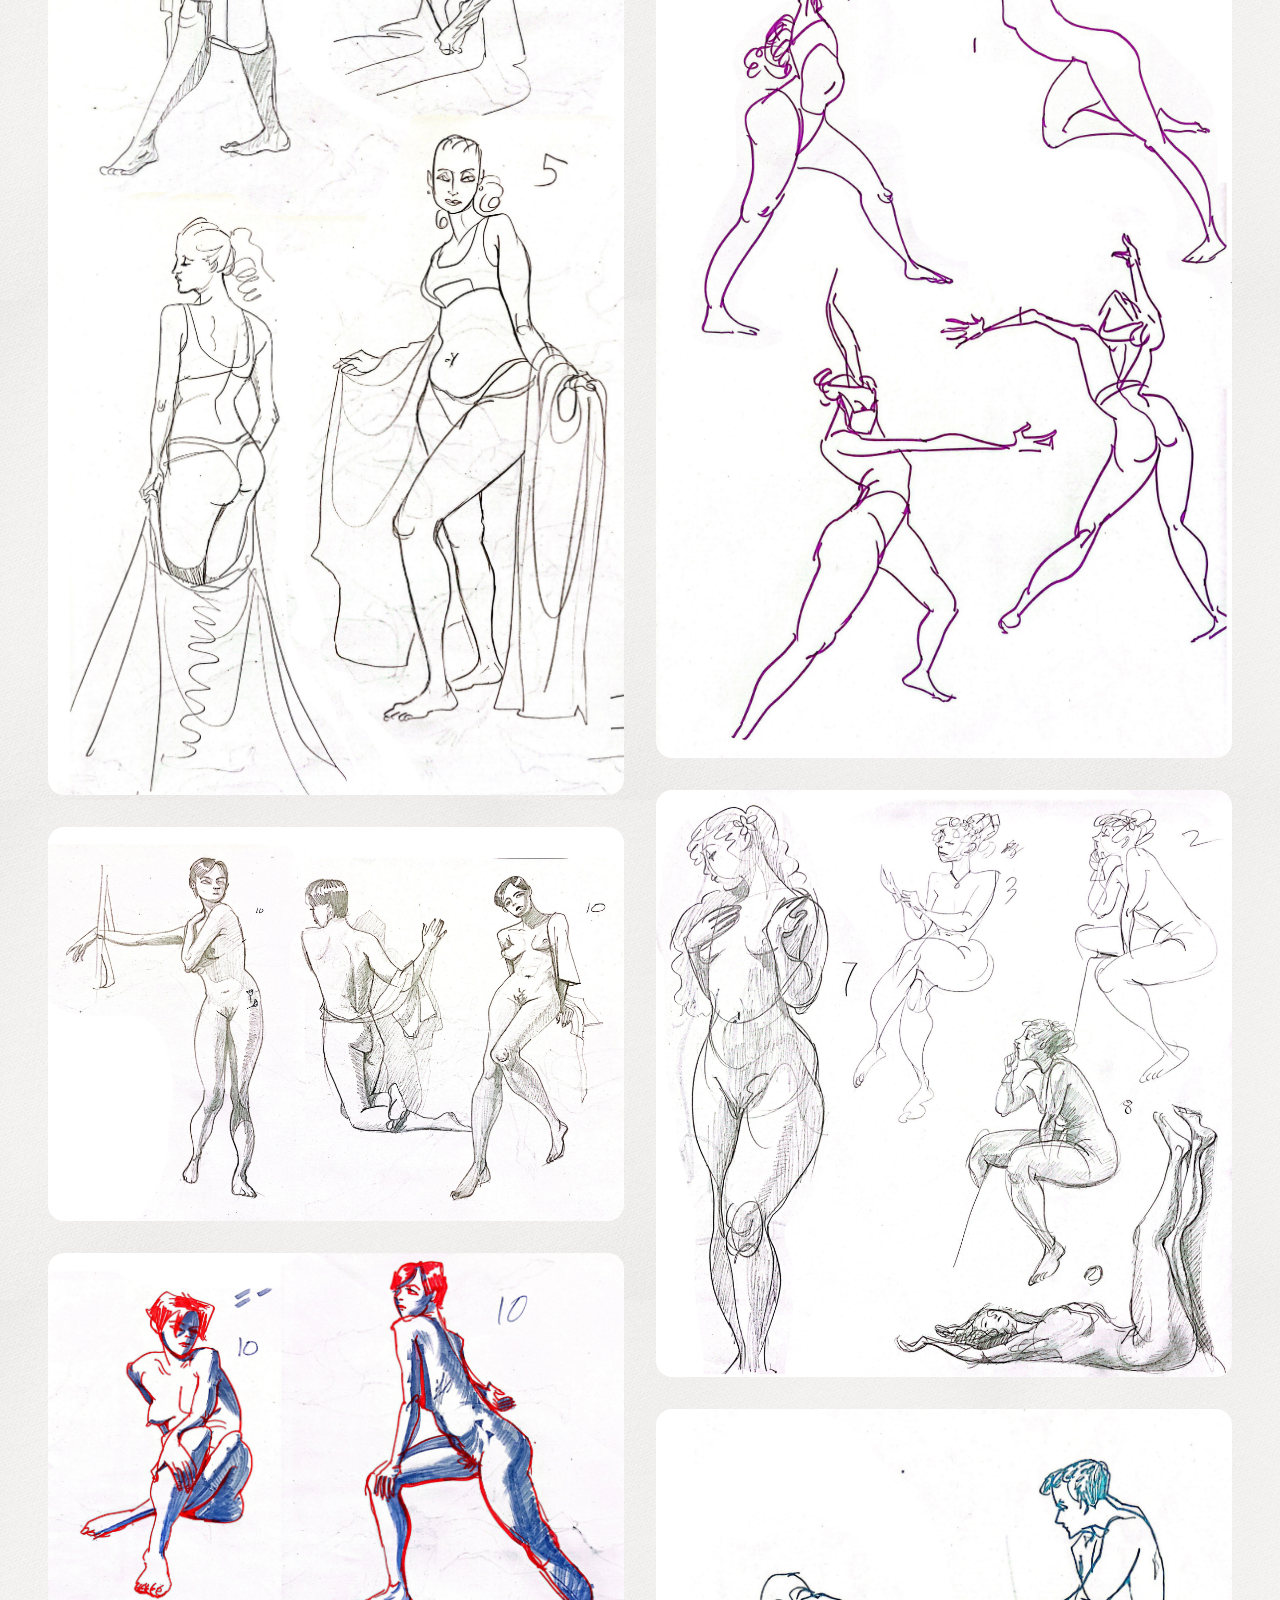
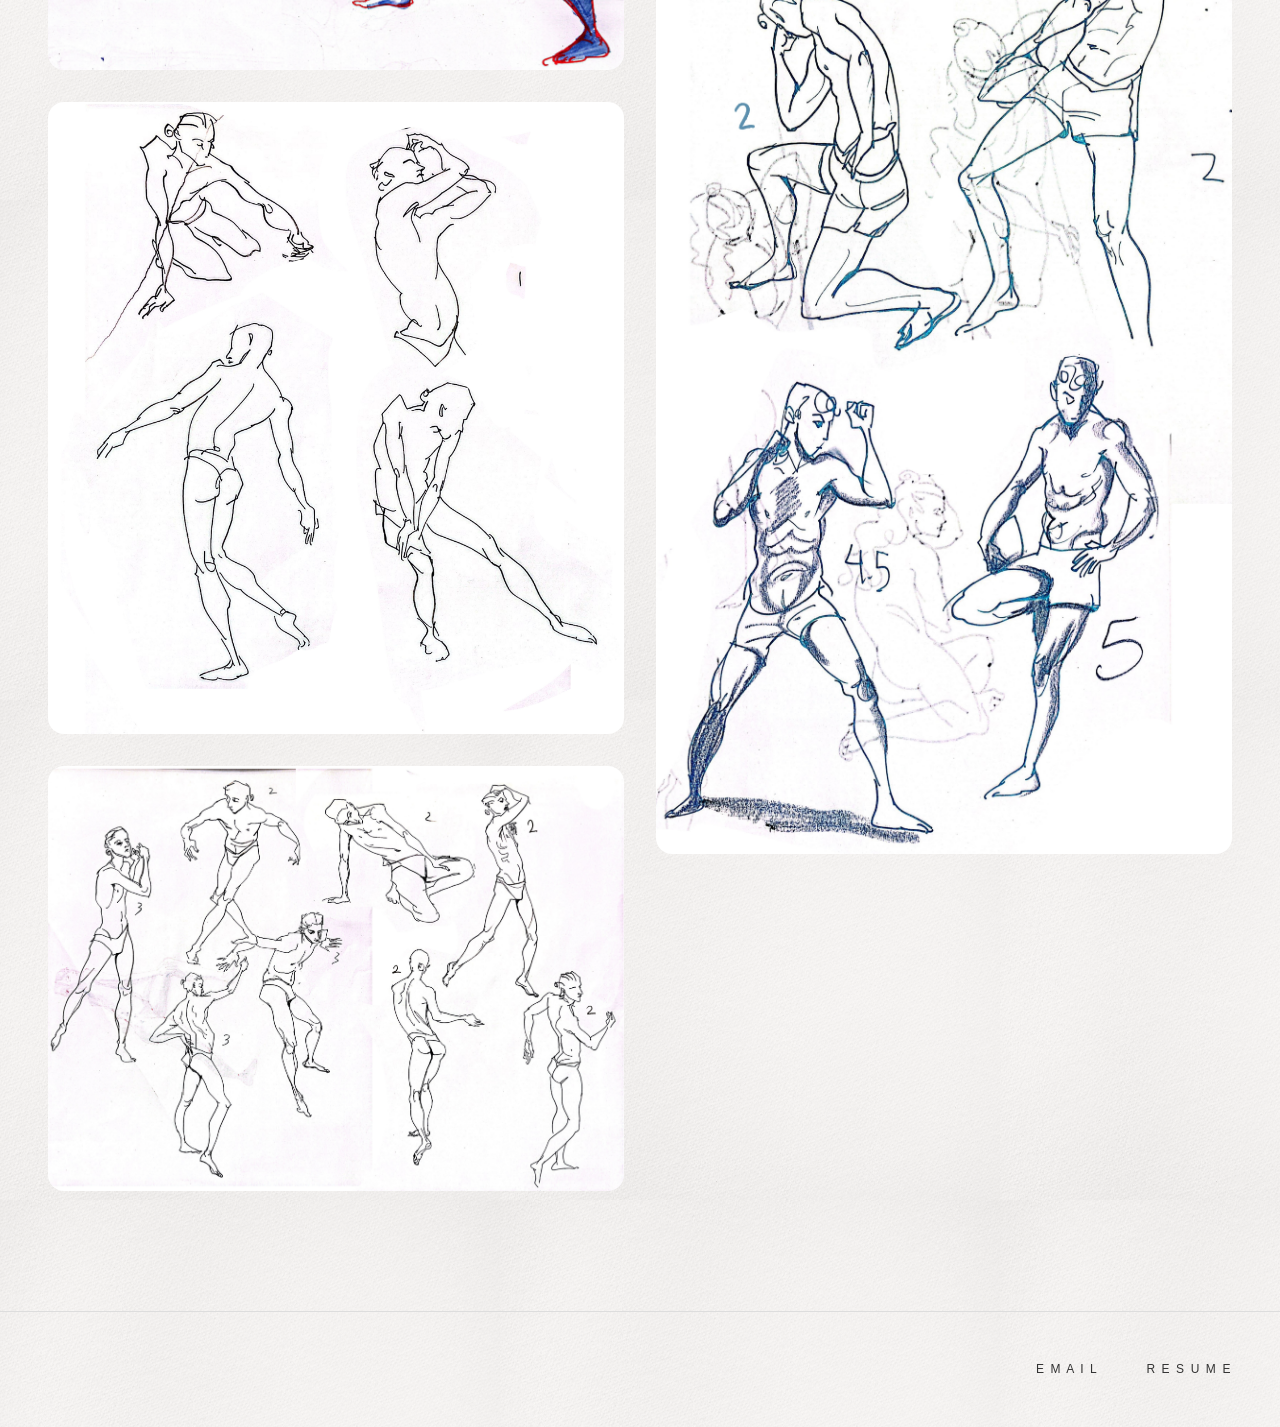
<file: figures.html>
<!DOCTYPE html>
<html lang="en">
<head>
    <meta charset="UTF-8">
    <meta name="viewport" content="width=device-width, initial-scale=1.0">
    <title>Figure Drawings | Alisa Liao</title>
    <link rel="stylesheet" href="styles.css">
</head>
<body>
    <!-- Navigation -->
    <nav class="navbar">
        <div class="nav-container">
            <a href="index.html" class="nav-logo">H O M E</a>
            <ul class="nav-menu">
                <li><a href="work.html">W O R K</a></li>
                <li><a href="art.html" class="active">A R T</a></li>
                <li><a href="me.html">M E</a></li>
            </ul>
        </div>
    </nav>

    <!-- Main Content -->
    <main class="container">
        <!-- Hero Section -->
        <section class="hero-section">
            <h1 class="project-title">FIGURE DRAWINGS</h1>
            <p class="project-subtitle">GESTURE AND FORM STUDIES</p>
            <div class="section-header">
                <a href="art.html" class="back-link">← BACK TO ART</a>
            </div>
        </section>

        <!-- Figures Grid -->
        <section class="content-section">
            <div class="figure-gallery">
                <div class="figure-item"><img src="figures/fig1.jpg" alt="Figure drawing 1"></div>
                <div class="figure-item"><img src="figures/fig2.jpg" alt="Figure drawing 2"></div>
                <div class="figure-item"><img src="figures/fig3.jpg" alt="Figure drawing 3"></div>
                <div class="figure-item"><img src="figures/fig4.jpg" alt="Figure drawing 4"></div>
                <div class="figure-item"><img src="figures/fig5.jpg" alt="Figure drawing 5"></div>
                <div class="figure-item"><img src="figures/fig6.jpg" alt="Figure drawing 6"></div>
                <div class="figure-item"><img src="figures/fig7.jpg" alt="Figure drawing 7"></div>
                <div class="figure-item"><img src="figures/fig8.jpg" alt="Figure drawing 8"></div>
                <div class="figure-item"><img src="figures/fig9.jpg" alt="Figure drawing 9"></div>
                <div class="figure-item"><img src="figures/fig10.jpg" alt="Figure drawing 10"></div>
                <div class="figure-item"><img src="figures/fig11.jpg" alt="Figure drawing 11"></div>
                <div class="figure-item"><img src="figures/fig12.jpg" alt="Figure drawing 12"></div>
                <div class="figure-item"><img src="figures/fig13.jpg" alt="Figure drawing 13"></div>
                <div class="figure-item"><img src="figures/fig14.jpg" alt="Figure drawing 14"></div>
                <div class="figure-item"><img src="figures/fig15.jpg" alt="Figure drawing 15"></div>
                <div class="figure-item"><img src="figures/fig16.jpg" alt="Figure drawing 16"></div>
            </div>
        </section>
    </main>

    <!-- Footer -->
    <footer class="footer">
        <div class="footer-links">
            <a href="mailto:alisaliao45@gmail.com">E M A I L</a>
            <a href="AlisaLiaoResume.pdf" target="_blank" rel="noopener">R E S U M E</a>
        </div>
    </footer>

    <script src="script.js"></script>
</body>
</html>
</file>
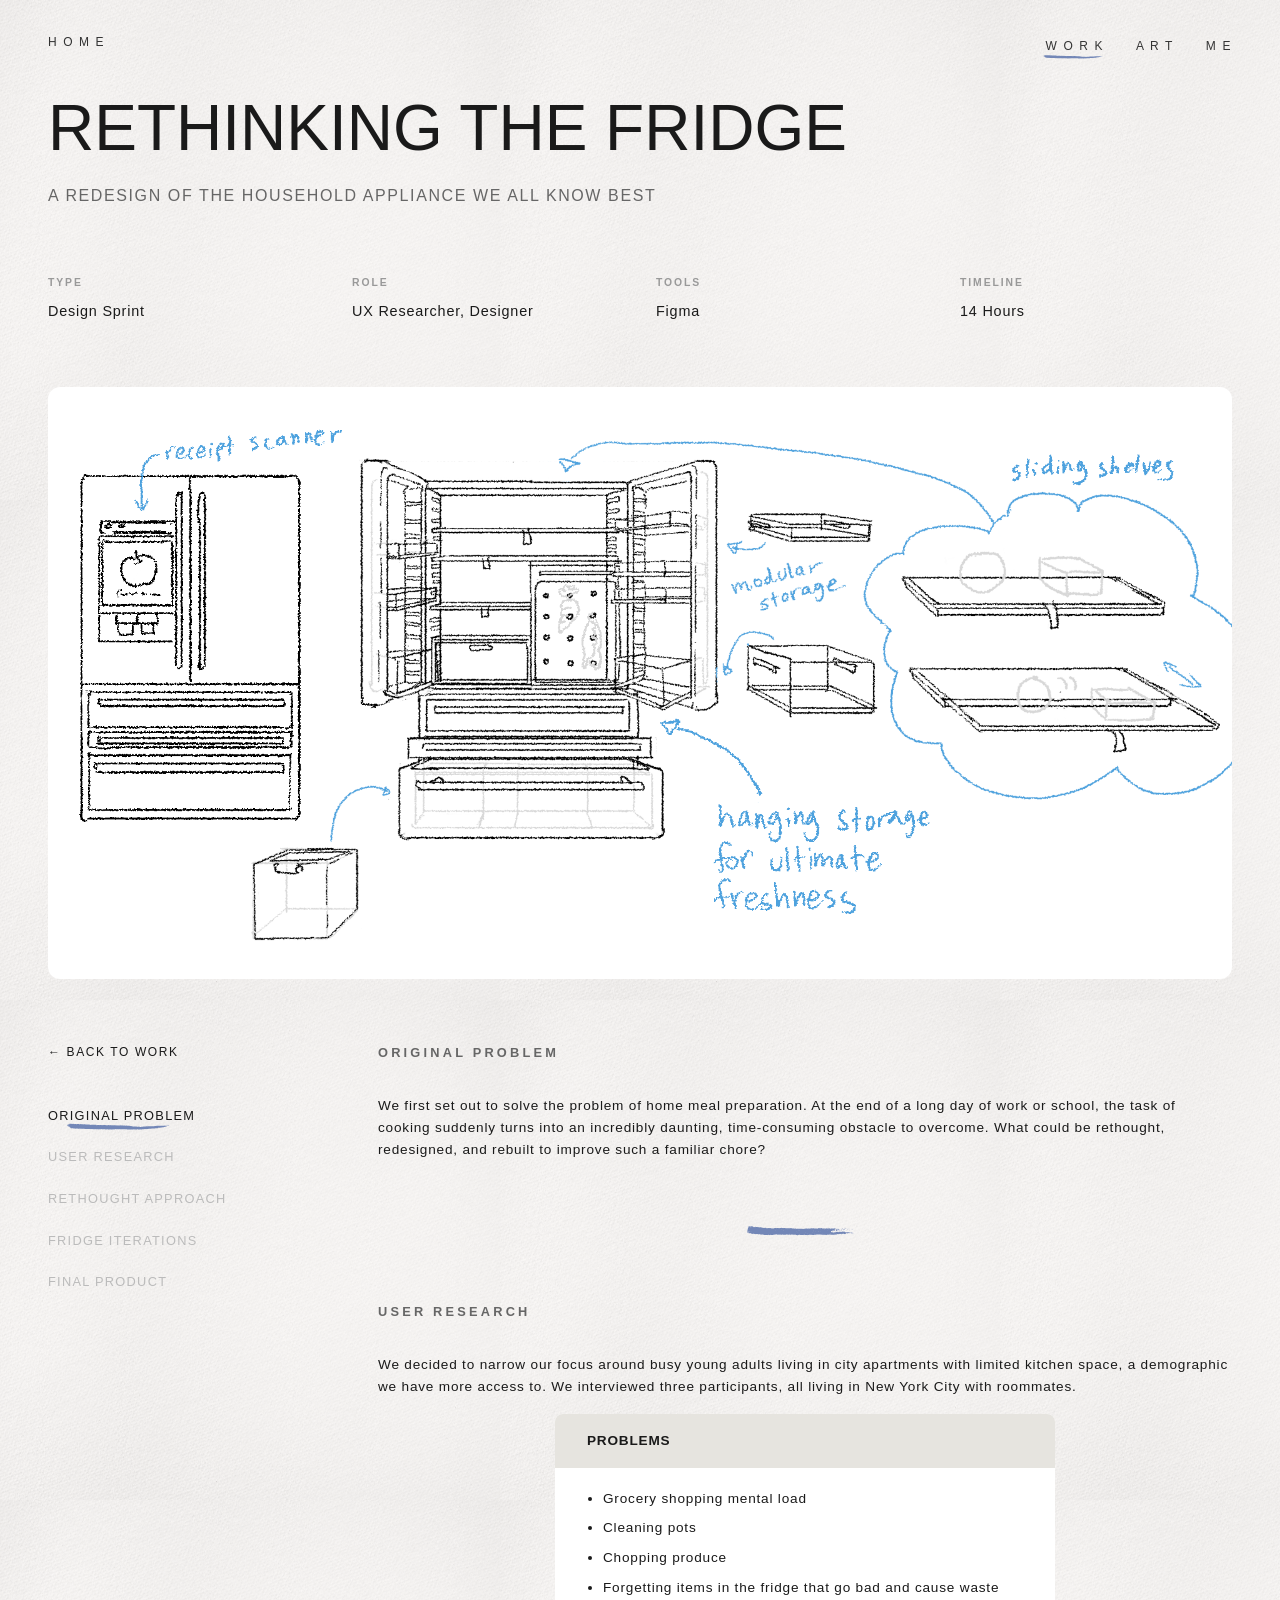
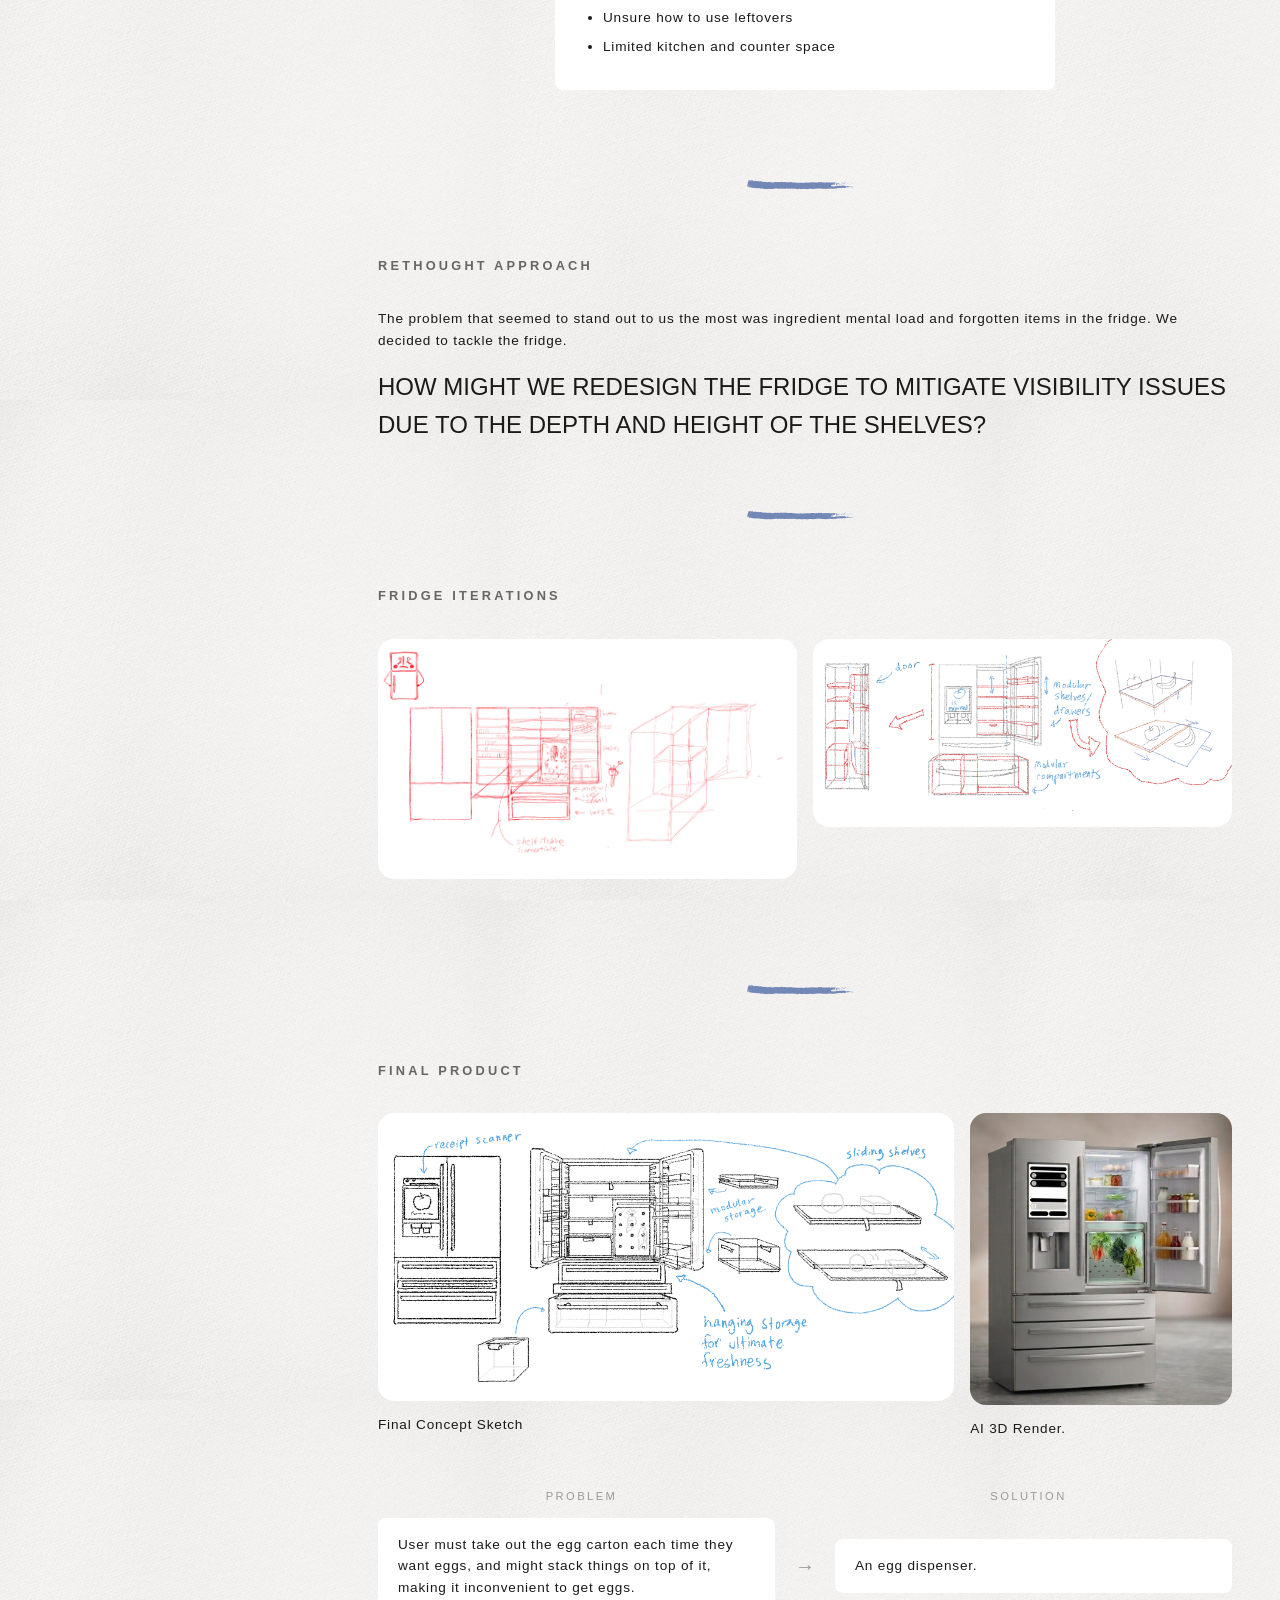
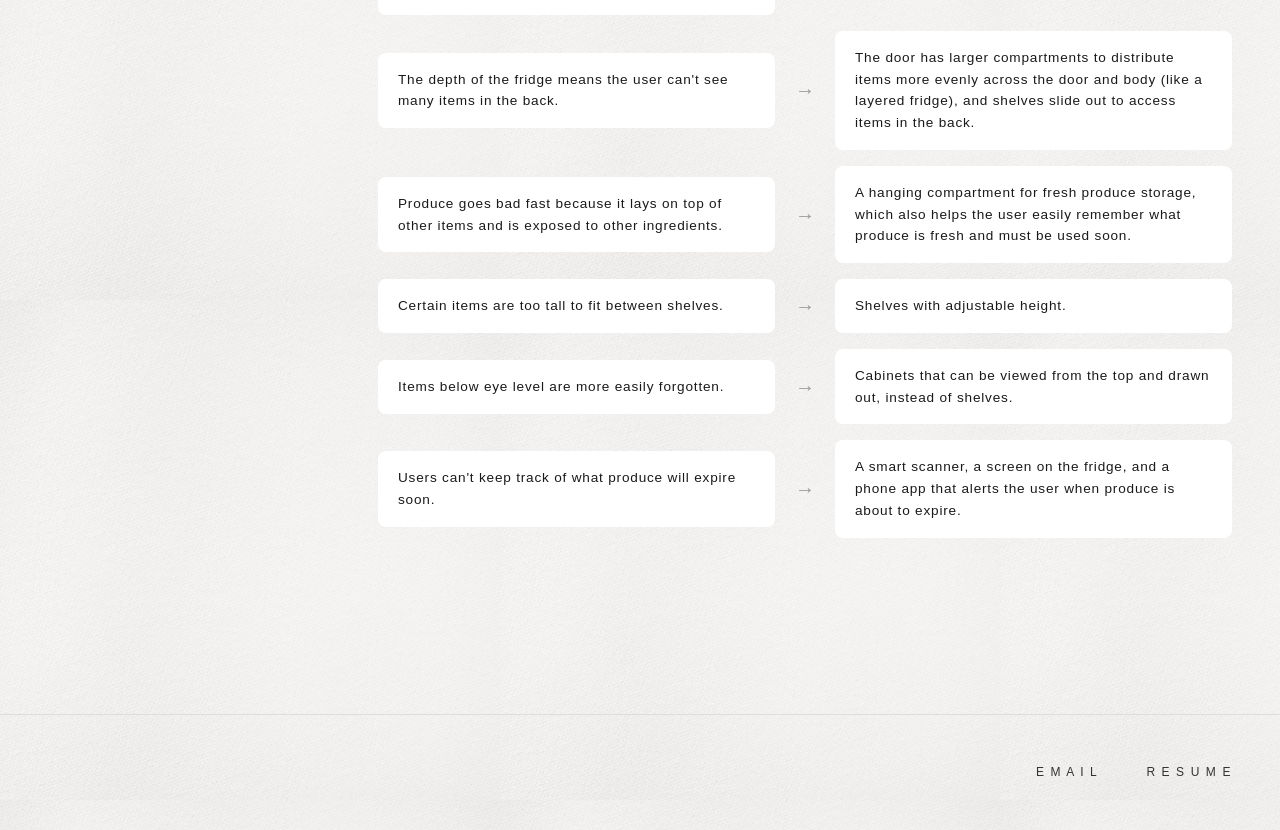
<file: fridge_redesign.html>
<!DOCTYPE html>
<html lang="en">
<head>
    <meta charset="UTF-8">
    <meta name="viewport" content="width=device-width, initial-scale=1.0">
    <title>Rethinking the Fridge | Alisa Liao</title>
    <link rel="stylesheet" href="styles.css">
</head>
<body>
    <!-- Navigation -->
    <nav class="navbar">
        <div class="nav-container">
            <a href="index.html" class="nav-logo">H O M E</a>
            <ul class="nav-menu">
                <li><a href="work.html" class="active">W O R K</a></li>
                <li><a href="art.html">A R T</a></li>
                <li><a href="me.html">M E</a></li>
            </ul>
        </div>
    </nav>

    <!-- Main Content -->
    <main class="container">
        <!-- Hero Section -->
        <section class="hero-section">
            <h1 class="project-title">RETHINKING THE FRIDGE</h1>
            <p class="project-subtitle">A REDESIGN OF THE HOUSEHOLD APPLIANCE WE ALL KNOW BEST</p>

            <!-- Project Meta -->
            <div class="project-meta">
                <div class="meta-item">
                    <span class="meta-label">TYPE</span>
                    <span class="meta-value">Design Sprint</span>
                </div>
                <div class="meta-item">
                    <span class="meta-label">ROLE</span>
                    <span class="meta-value">UX Researcher, Designer</span>
                </div>
                <div class="meta-item">
                    <span class="meta-label">TOOLS</span>
                    <span class="meta-value">Figma</span>
                </div>
                <div class="meta-item">
                    <span class="meta-label">TIMELINE</span>
                    <span class="meta-value">14 Hours</span>
                </div>
            </div>
        </section>

        <!-- Hero Image -->
        <section class="hero-image">
            <div class="image-placeholder">
                <img src="fridge/fridge_final_sketch.png" alt="Final concept sketch of the redesigned fridge with a receipt scanner, modular storage, hanging compartments, and sliding shelves" class="hero-img">
            </div>
        </section>

        <!-- Problem Section -->
        <section class="content-section problem-section">

            <div class="section-content">
                <div class="left-column">
                    <div class="section-header">
                        <a href="work.html" class="back-link">← BACK TO WORK</a>
                    </div>
                    <ul class="approach-list">
                        <li><a href="#problem" data-nav-link>ORIGINAL PROBLEM</a></li>
                        <li><a href="#research" data-nav-link>USER RESEARCH</a></li>
                        <li><a href="#approach" data-nav-link>RETHOUGHT APPROACH</a></li>
                        <li><a href="#iterations" data-nav-link>FRIDGE ITERATIONS</a></li>
                        <li><a href="#final" data-nav-link>FINAL PRODUCT</a></li>
                    </ul>
                </div>

                <div class="right-column">
                    <div id="problem">
                        <h2 class="project-section-title">ORIGINAL PROBLEM</h2>
                        <p class="project-text">We first set out to solve the problem of home meal preparation. At the end of a long day of work or school, the task of cooking suddenly turns into an incredibly daunting, time-consuming obstacle to overcome. What could be rethought, redesigned, and rebuilt to improve such a familiar chore?</p>
                    </div>

                    <img src="divider.svg" alt="" class="section-divider">

                    <div class="content-section research-section" id="research">
                        <h2 class="project-section-title">USER RESEARCH</h2>
                        <p class="project-text">We decided to narrow our focus around busy young adults living in city apartments with limited kitchen space, a demographic we have more access to. We interviewed three participants, all living in New York City with roommates.</p>
                        <div class="feedback-box feedback-box-centered">
                            <h3 class="research-subtitle">Problems</h3>
                            <ul class="content-list">
                                <li>Grocery shopping mental load</li>
                                <li>Cleaning pots</li>
                                <li>Chopping produce</li>
                                <li>Forgetting items in the fridge that go bad and cause waste</li>
                                <li>Unsure how to use leftovers</li>
                                <li>Limited kitchen and counter space</li>
                            </ul>
                        </div>
                    </div>

                    <img src="divider.svg" alt="" class="section-divider">

                    <div class="content-section approach-section" id="approach">
                        <h2 class="project-section-title">RETHOUGHT APPROACH</h2>
                        <p class="project-text">The problem that seemed to stand out to us the most was ingredient mental load and forgotten items in the fridge. We decided to tackle the fridge.</p>
                        <h3 class="approach-question">HOW MIGHT WE REDESIGN THE FRIDGE TO MITIGATE VISIBILITY ISSUES DUE TO THE DEPTH AND HEIGHT OF THE SHELVES?</h3>
                    </div>

                    <img src="divider.svg" alt="" class="section-divider">

                    <div class="content-section designs-section" id="iterations">
                        <h2 class="project-section-title">FRIDGE ITERATIONS</h2>
                        <div class="keyframe-grid">
                            <figure class="keyframe-item">
                                <img src="fridge/fridge_iteration_1.jpg" alt="Early fridge sketches exploring shelf layout, door compartments, and a convertible shelf/table" class="keyframe-img">
                            </figure>
                            <figure class="keyframe-item">
                                <img src="fridge/fridge_iteration_2.png" alt="Iteration exploring modular shelves, hanging produce storage, and a smart screen that flags expired items" class="keyframe-img">
                            </figure>
                        </div>
                    </div>

                    <img src="divider.svg" alt="" class="section-divider">

                    <div class="content-section conclusion-section" id="final">
                        <h2 class="project-section-title">FINAL PRODUCT</h2>
                        <div class="keyframe-grid keyframe-grid-featured">
                            <figure class="keyframe-item">
                                <img src="fridge/fridge_final_sketch.png" alt="Final concept sketch of the fridge with a receipt scanner, modular storage, hanging compartments, and sliding shelves" class="keyframe-img">
                                <figcaption class="project-text">Final Concept Sketch</figcaption>
                            </figure>
                            <figure class="keyframe-item">
                                <img src="fridge/fridge_final_render.png" alt="Rendered final product of the redesigned fridge with an integrated screen and open door showing organized storage" class="keyframe-img">
                                <figcaption class="project-text">AI 3D Render.</figcaption>
                            </figure>
                        </div>
                        <div class="ps-header">
                            <span>Problem</span>
                            <span></span>
                            <span>Solution</span>
                        </div>
                        <div class="ps-list">
                            <div class="ps-pair">
                                <div class="ps-box"><p class="project-text">User must take out the egg carton each time they want eggs, and might stack things on top of it, making it inconvenient to get eggs.</p></div>
                                <span class="ps-arrow">&rarr;</span>
                                <div class="ps-box"><p class="project-text">An egg dispenser.</p></div>
                            </div>
                            <div class="ps-pair">
                                <div class="ps-box"><p class="project-text">The depth of the fridge means the user can't see many items in the back.</p></div>
                                <span class="ps-arrow">&rarr;</span>
                                <div class="ps-box"><p class="project-text">The door has larger compartments to distribute items more evenly across the door and body (like a layered fridge), and shelves slide out to access items in the back.</p></div>
                            </div>
                            <div class="ps-pair">
                                <div class="ps-box"><p class="project-text">Produce goes bad fast because it lays on top of other items and is exposed to other ingredients.</p></div>
                                <span class="ps-arrow">&rarr;</span>
                                <div class="ps-box"><p class="project-text">A hanging compartment for fresh produce storage, which also helps the user easily remember what produce is fresh and must be used soon.</p></div>
                            </div>
                            <div class="ps-pair">
                                <div class="ps-box"><p class="project-text">Certain items are too tall to fit between shelves.</p></div>
                                <span class="ps-arrow">&rarr;</span>
                                <div class="ps-box"><p class="project-text">Shelves with adjustable height.</p></div>
                            </div>
                            <div class="ps-pair">
                                <div class="ps-box"><p class="project-text">Items below eye level are more easily forgotten.</p></div>
                                <span class="ps-arrow">&rarr;</span>
                                <div class="ps-box"><p class="project-text">Cabinets that can be viewed from the top and drawn out, instead of shelves.</p></div>
                            </div>
                            <div class="ps-pair">
                                <div class="ps-box"><p class="project-text">Users can't keep track of what produce will expire soon.</p></div>
                                <span class="ps-arrow">&rarr;</span>
                                <div class="ps-box"><p class="project-text">A smart scanner, a screen on the fridge, and a phone app that alerts the user when produce is about to expire.</p></div>
                            </div>
                        </div>
                    </div>
                </div>
            </div>
        </section>
    </main>

    <!-- Footer -->
    <footer class="footer">
        <div class="footer-links">
            <a href="mailto:alisaliao45@gmail.com">E M A I L</a>
            <a href="AlisaLiaoResume.pdf" target="_blank" rel="noopener">R E S U M E</a>
        </div>
    </footer>

    <script src="script.js"></script>
    <script>
        const navLinks = document.querySelectorAll('[data-nav-link]');
        const navSections = Array.from(navLinks)
            .map(link => document.getElementById(link.getAttribute('href').slice(1)))
            .filter(Boolean);

        const setActiveLink = (id) => {
            navLinks.forEach(link => {
                link.classList.toggle('active', link.getAttribute('href') === `#${id}`);
            });
        };

        const intersecting = new Map();

        const sectionObserver = new IntersectionObserver((entries) => {
            entries.forEach(entry => {
                intersecting.set(entry.target.id, entry.isIntersecting ? entry.boundingClientRect.top : null);
            });

            const visible = navSections
                .filter(section => intersecting.get(section.id) !== null && intersecting.get(section.id) !== undefined)
                .sort((a, b) => intersecting.get(a.id) - intersecting.get(b.id));

            if (visible.length > 0) {
                setActiveLink(visible[0].id);
            }
        }, { rootMargin: '-100px 0px -70% 0px', threshold: 0 });

        navSections.forEach(section => sectionObserver.observe(section));

        window.addEventListener('scroll', () => {
            const atBottom = window.innerHeight + window.scrollY >= document.body.scrollHeight - 2;
            if (atBottom) {
                setActiveLink(navSections[navSections.length - 1].id);
            }
        }, { passive: true });
    </script>
</body>
</html>
</file>
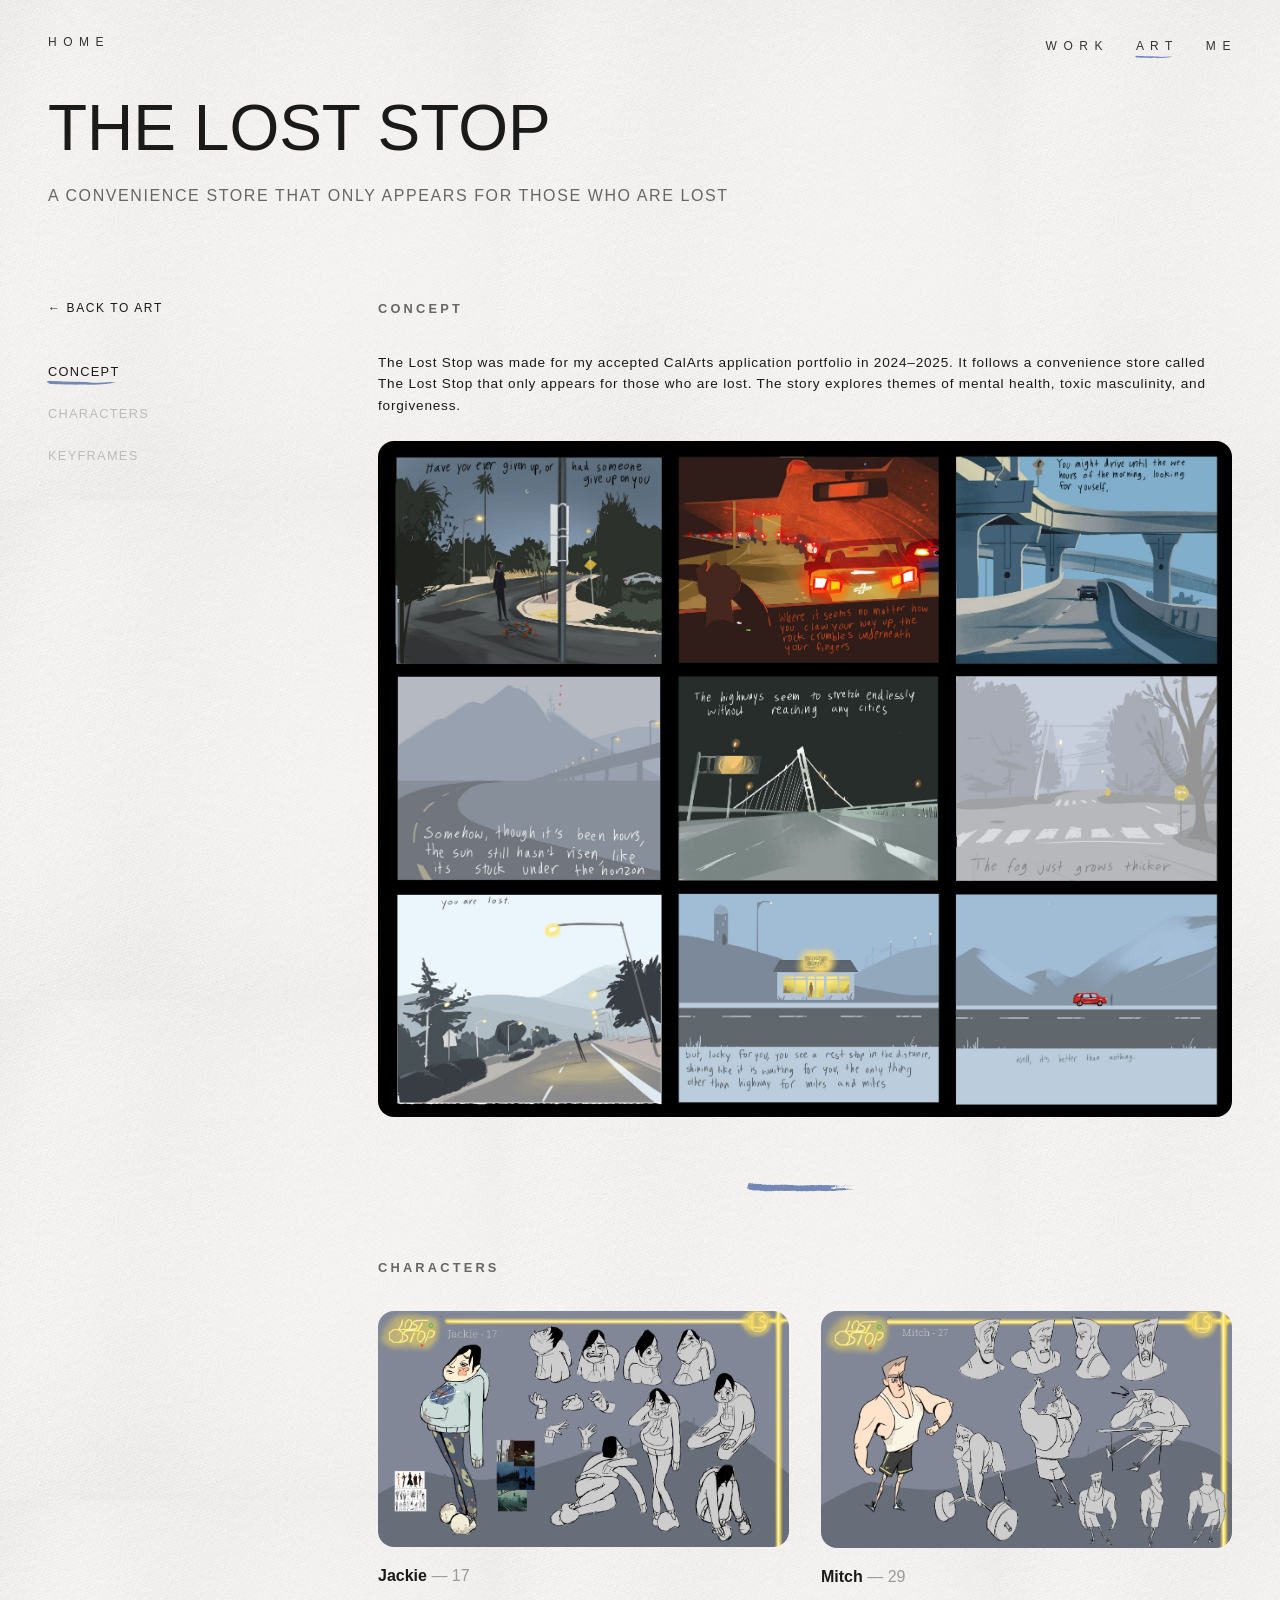
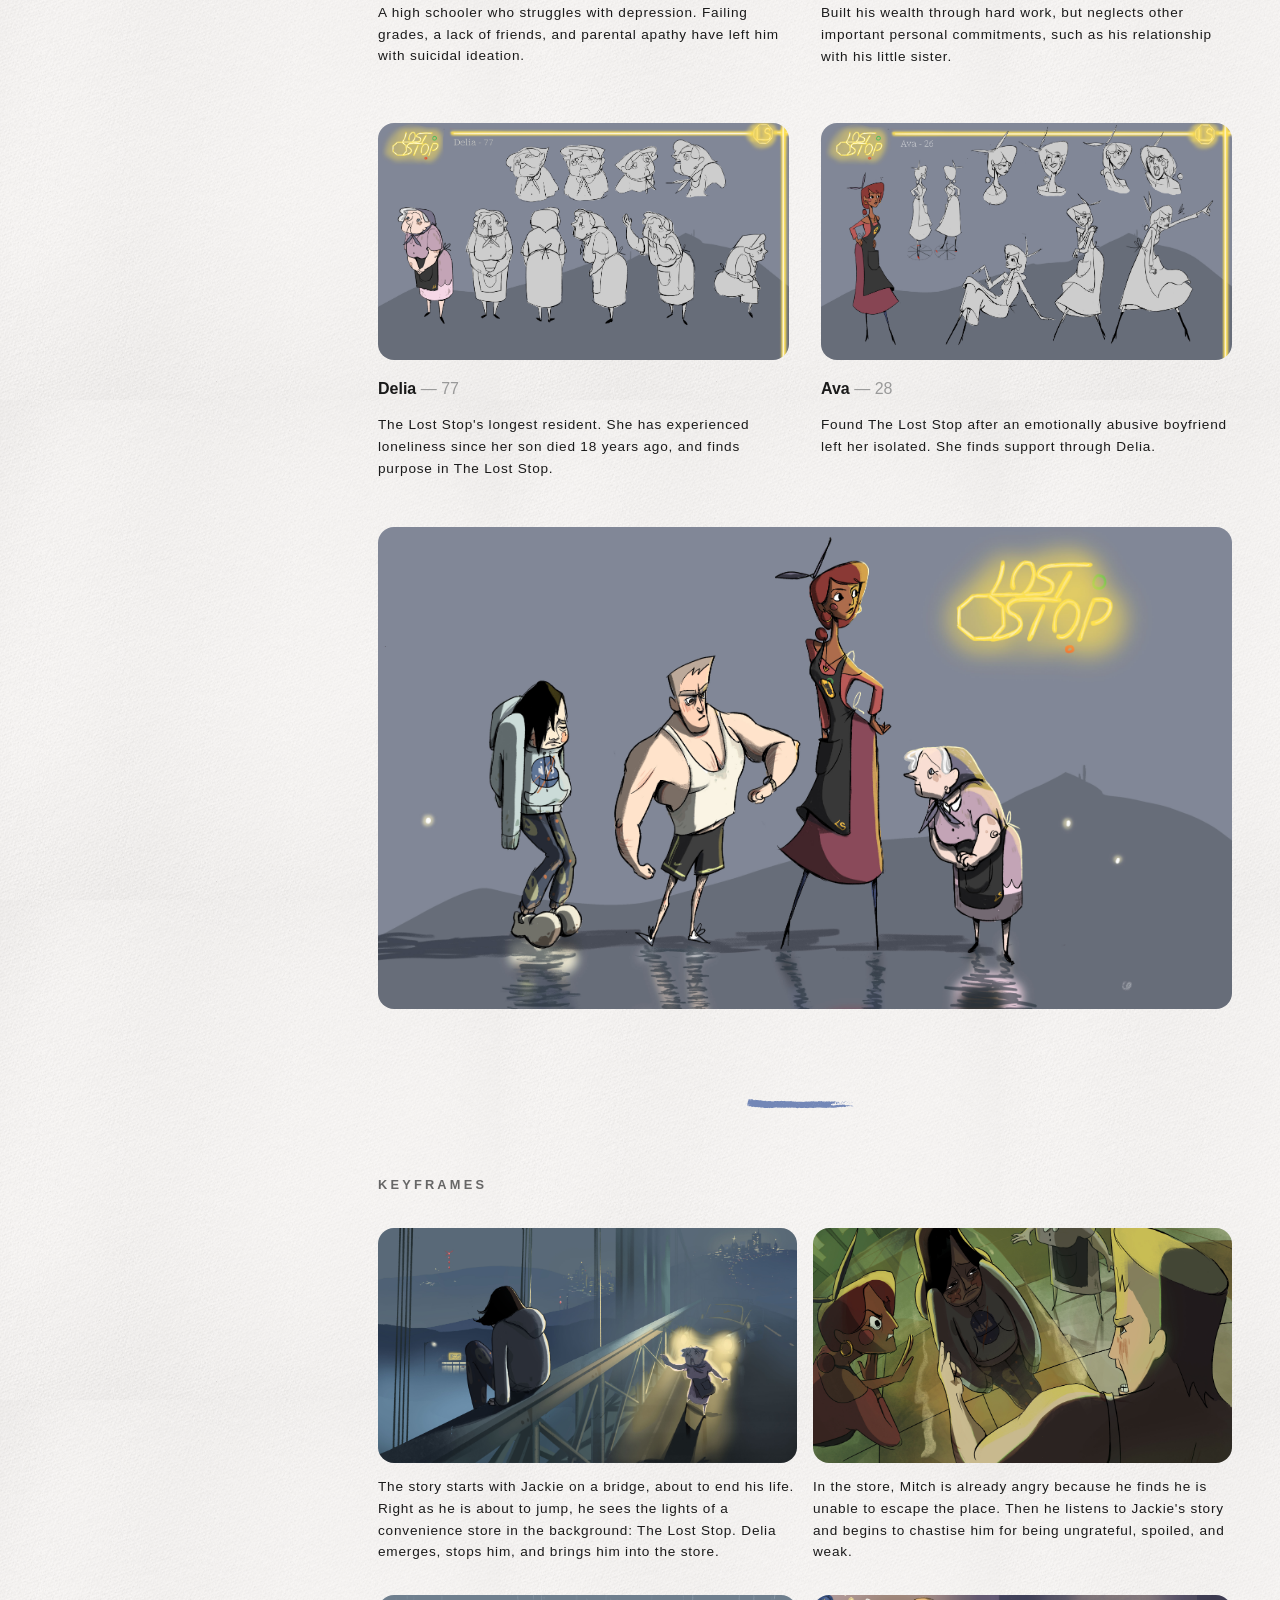
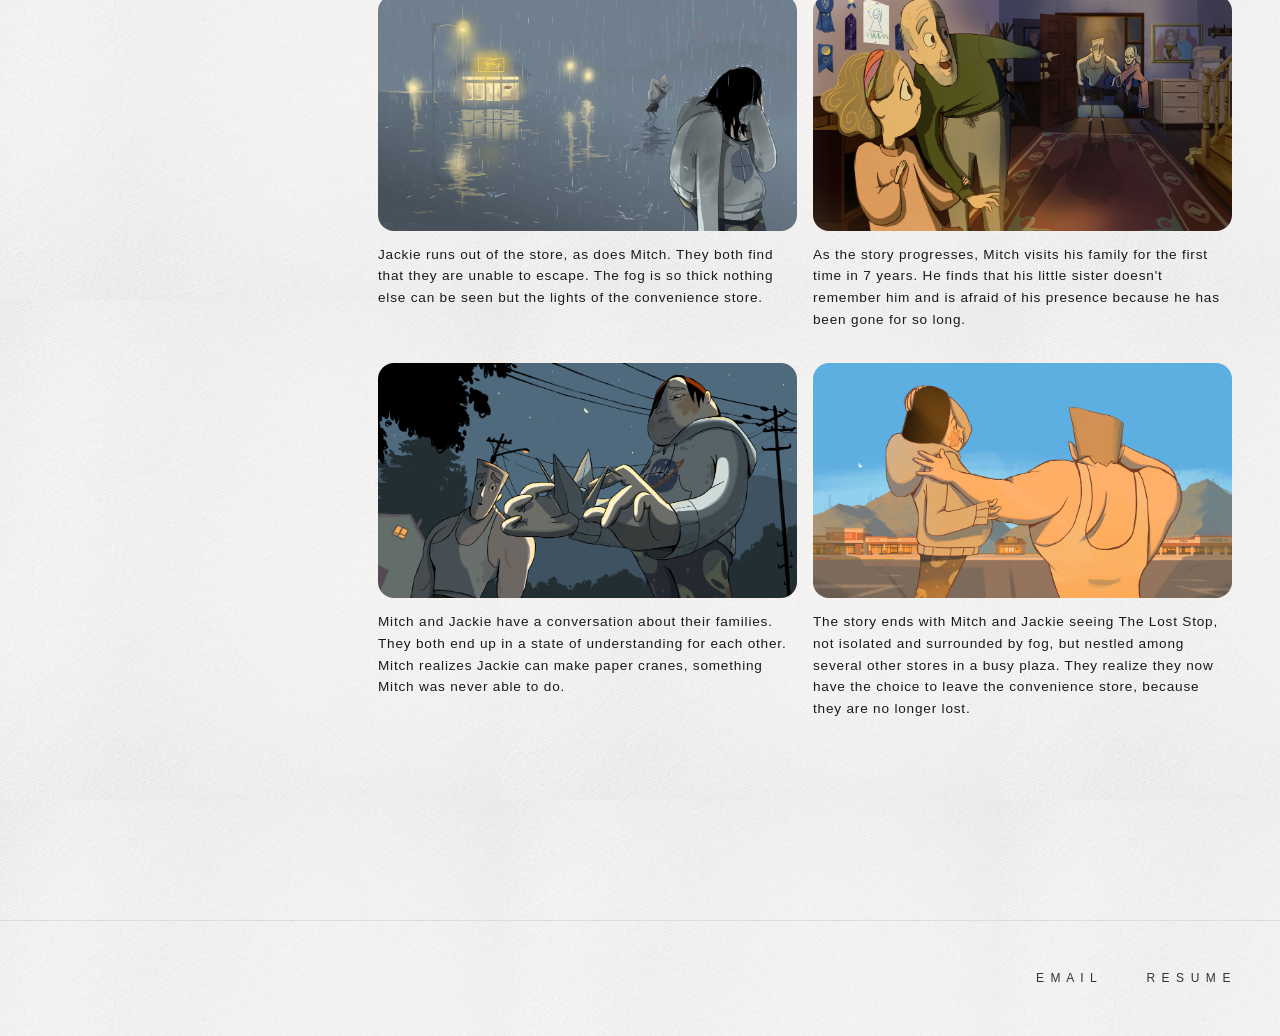
<file: loststop.html>
<!DOCTYPE html>
<html lang="en">
<head>
    <meta charset="UTF-8">
    <meta name="viewport" content="width=device-width, initial-scale=1.0">
    <title>The Lost Stop | Alisa Liao</title>
    <link rel="stylesheet" href="styles.css">
</head>
<body>
    <!-- Navigation -->
    <nav class="navbar">
        <div class="nav-container">
            <a href="index.html" class="nav-logo">H O M E</a>
            <ul class="nav-menu">
                <li><a href="work.html">W O R K</a></li>
                <li><a href="art.html" class="active">A R T</a></li>
                <li><a href="me.html">M E</a></li>
            </ul>
        </div>
    </nav>

    <!-- Main Content -->
    <main class="container">
        <!-- Hero Section -->
        <section class="hero-section">
            <h1 class="project-title">THE LOST STOP</h1>
            <p class="project-subtitle">A CONVENIENCE STORE THAT ONLY APPEARS FOR THOSE WHO ARE LOST</p>

            
        </section>

        <!-- Problem Section -->
        <section class="content-section problem-section">

            <div class="section-content">
                <div class="left-column">
                    <div class="section-header">
                        <a href="art.html" class="back-link">← BACK TO ART</a>
                    </div>
                    <ul class="approach-list">
                        <li><a href="#concept" data-nav-link>CONCEPT</a></li>
                        <li><a href="#characters" data-nav-link>CHARACTERS</a></li>
                        <li><a href="#keyframes" data-nav-link>KEYFRAMES</a></li>
                    </ul>
                </div>

                <div class="right-column">
                    <div id="concept">
                        <h2 class="project-section-title">CONCEPT</h2>
                        <p class="project-text">The Lost Stop was made for my accepted CalArts application portfolio in 2024–2025. It follows a convenience store called The Lost Stop that only appears for those who are lost. The story explores themes of mental health, toxic masculinity, and forgiveness.</p>
                        <img src="loststop/loststopcomicmerged.jpg" alt="Nine-panel mood comic setting up the concept of driving alone at night, looking for The Lost Stop" class="design-wide-img">
                    </div>

                    <img src="divider.svg" alt="" class="section-divider">

                    <div class="content-section characters-section" id="characters">
                        <h2 class="project-section-title">CHARACTERS</h2>
                        <div class="character-grid">
                            <div class="character-card">
                                <img src="loststop/Jackie.jpg" alt="Jackie character design sheet" class="character-img">
                                <h3 class="character-name">Jackie <span class="character-age">— 17</span></h3>
                                <p class="project-text">A high schooler who struggles with depression. Failing grades, a lack of friends, and parental apathy have left him with suicidal ideation.</p>
                            </div>
                            <div class="character-card">
                                <img src="loststop/Mitch.jpg" alt="Mitch character design sheet" class="character-img">
                                <h3 class="character-name">Mitch <span class="character-age">— 29</span></h3>
                                <p class="project-text">Built his wealth through hard work, but neglects other important personal commitments, such as his relationship with his little sister.</p>
                            </div>
                            <div class="character-card">
                                <img src="loststop/delia.jpg" alt="Delia character design sheet" class="character-img">
                                <h3 class="character-name">Delia <span class="character-age">— 77</span></h3>
                                <p class="project-text">The Lost Stop's longest resident. She has experienced loneliness since her son died 18 years ago, and finds purpose in The Lost Stop.</p>
                            </div>
                            <div class="character-card">
                                <img src="loststop/ava.jpg" alt="Ava character design sheet" class="character-img">
                                <h3 class="character-name">Ava <span class="character-age">— 28</span></h3>
                                <p class="project-text">Found The Lost Stop after an emotionally abusive boyfriend left her isolated. She finds support through Delia.</p>
                            </div>
                        </div>
                        <img src="loststop/Jackie-mitch-ava.jpg" alt="Jackie, Mitch, Ava, and Delia standing together in front of The Lost Stop sign" class="design-wide-img">
                    </div>

                    <img src="divider.svg" alt="" class="section-divider">

                    <div class="content-section keyframes-section" id="keyframes">
                        <h2 class="project-section-title">KEYFRAMES</h2>
                        <div class="keyframe-grid">
                            <figure class="keyframe-item">
                                <img src="loststop/keyframe1.jpg" alt="Jackie on the bridge as Delia calls out to him" class="keyframe-img">
                                <figcaption class="project-text">The story starts with Jackie on a bridge, about to end his life. Right as he is about to jump, he sees the lights of a convenience store in the background: The Lost Stop. Delia emerges, stops him, and brings him into the store.</figcaption>
                            </figure>
                            <figure class="keyframe-item">
                                <img src="loststop/keyframe2.jpg" alt="Mitch chastising Jackie inside the store" class="keyframe-img">
                                <figcaption class="project-text">In the store, Mitch is already angry because he finds he is unable to escape the place. Then he listens to Jackie's story and begins to chastise him for being ungrateful, spoiled, and weak.</figcaption>
                            </figure>
                            <figure class="keyframe-item">
                                <img src="loststop/keyframe3.jpg" alt="Jackie and Mitch caught outside in the fog and rain, unable to escape" class="keyframe-img">
                                <figcaption class="project-text">Jackie runs out of the store, as does Mitch. They both find that they are unable to escape. The fog is so thick nothing else can be seen but the lights of the convenience store.</figcaption>
                            </figure>
                            <figure class="keyframe-item">
                                <img src="loststop/keyframe4.jpg" alt="Mitch visiting his family's home for the first time in years" class="keyframe-img">
                                <figcaption class="project-text">As the story progresses, Mitch visits his family for the first time in 7 years. He finds that his little sister doesn't remember him and is afraid of his presence because he has been gone for so long.</figcaption>
                            </figure>
                            <figure class="keyframe-item">
                                <img src="loststop/keyframe5.jpg" alt="Mitch and Jackie folding paper cranes together" class="keyframe-img">
                                <figcaption class="project-text">Mitch and Jackie have a conversation about their families. They both end up in a state of understanding for each other. Mitch realizes Jackie can make paper cranes, something Mitch was never able to do.</figcaption>
                            </figure>
                            <figure class="keyframe-item">
                                <img src="loststop/keyframe6.jpg" alt="Mitch and Jackie embracing with The Lost Stop now part of a busy plaza" class="keyframe-img">
                                <figcaption class="project-text">The story ends with Mitch and Jackie seeing The Lost Stop, not isolated and surrounded by fog, but nestled among several other stores in a busy plaza. They realize they now have the choice to leave the convenience store, because they are no longer lost.</figcaption>
                            </figure>
                        </div>
                    </div>
                </div>
            </div>
        </section>
    </main>

    <!-- Footer -->
    <footer class="footer">
        <div class="footer-links">
            <a href="mailto:alisaliao45@gmail.com">E M A I L</a>
            <a href="AlisaLiaoResume.pdf" target="_blank" rel="noopener">R E S U M E</a>
        </div>
    </footer>

    <script src="script.js"></script>
    <script>
        const navLinks = document.querySelectorAll('[data-nav-link]');
        const navSections = Array.from(navLinks)
            .map(link => document.getElementById(link.getAttribute('href').slice(1)))
            .filter(Boolean);

        const setActiveLink = (id) => {
            navLinks.forEach(link => {
                link.classList.toggle('active', link.getAttribute('href') === `#${id}`);
            });
        };

        const intersecting = new Map();

        const sectionObserver = new IntersectionObserver((entries) => {
            entries.forEach(entry => {
                intersecting.set(entry.target.id, entry.isIntersecting ? entry.boundingClientRect.top : null);
            });

            const visible = navSections
                .filter(section => intersecting.get(section.id) !== null && intersecting.get(section.id) !== undefined)
                .sort((a, b) => intersecting.get(a.id) - intersecting.get(b.id));

            if (visible.length > 0) {
                setActiveLink(visible[0].id);
            }
        }, { rootMargin: '-100px 0px -70% 0px', threshold: 0 });

        navSections.forEach(section => sectionObserver.observe(section));

        window.addEventListener('scroll', () => {
            const atBottom = window.innerHeight + window.scrollY >= document.body.scrollHeight - 2;
            if (atBottom) {
                setActiveLink(navSections[navSections.length - 1].id);
            }
        }, { passive: true });
    </script>
</body>
</html>
</file>
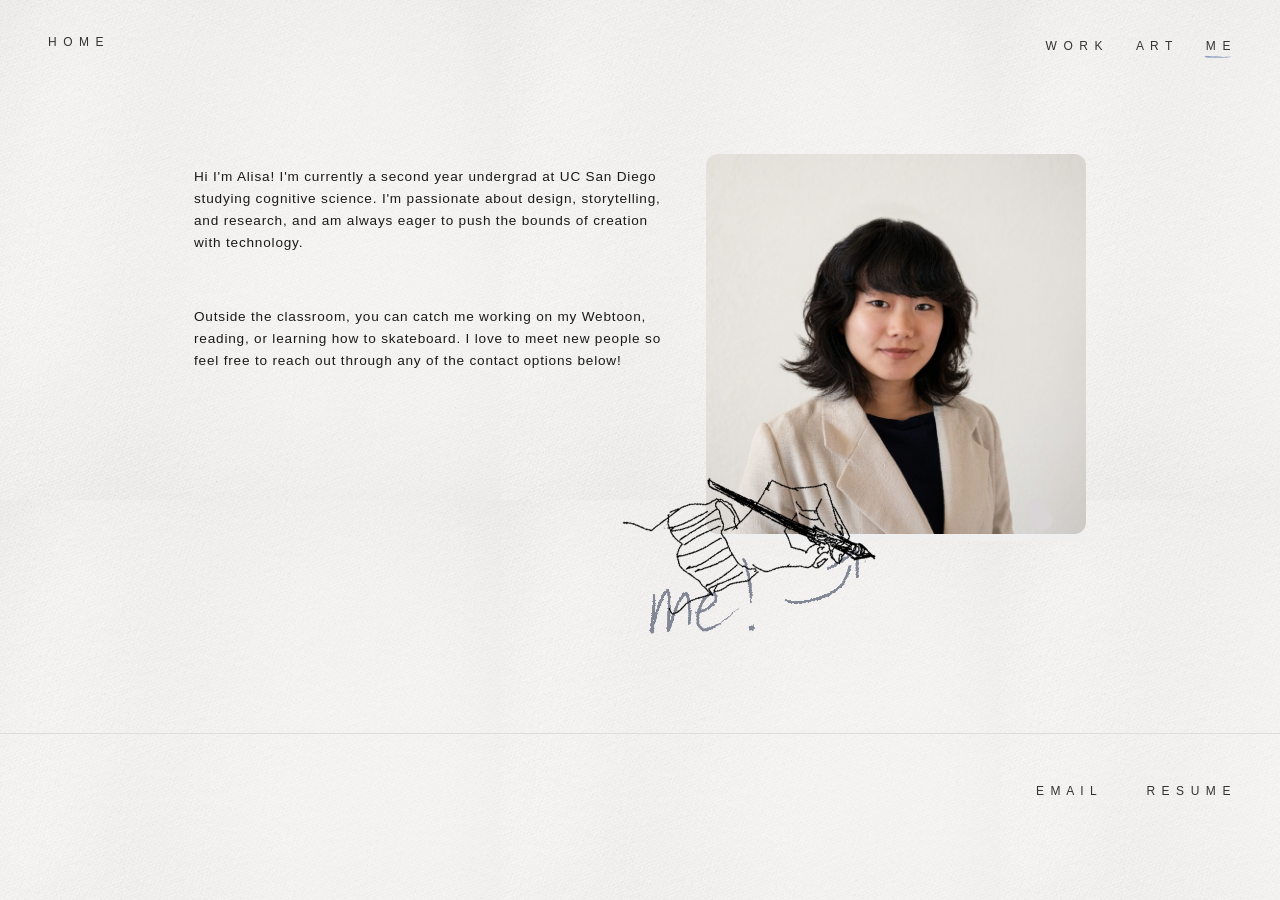
<file: me.html>
<!DOCTYPE html>
<html lang="en">
<head>
    <meta charset="UTF-8">
    <meta name="viewport" content="width=device-width, initial-scale=1.0">
    <title>Me | Alisa Liao</title>
    <link rel="stylesheet" href="styles.css">
</head>
<body>
    <!-- Navigation -->
    <nav class="navbar">
        <div class="nav-container">
            <a href="index.html" class="nav-logo">H O M E</a>
            <ul class="nav-menu">
                <li><a href="work.html">W O R K</a></li>
                <li><a href="art.html">A R T</a></li>
                <li><a href="me.html" class="active">M E</a></li>
            </ul>
        </div>
    </nav>

    <!-- Main Content -->
    <main class="container">
        <section class="me-section">
            <div class="me-columns">
                <div class="me-bio">
                    <p class="project-text">Hi I'm Alisa! I'm currently a second year undergrad at UC San Diego studying cognitive science. I'm passionate about design, storytelling, and research, and am always eager to push the bounds of creation with technology.</p>
                    <p class="project-text">Outside the classroom, you can catch me working on my Webtoon, reading, or learning how to skateboard. I love to meet new people so feel free to reach out through any of the contact options below!</p>
                </div>
                <div class="me-photo-frame"><img src="linkedin.png" alt="Photo" class="me-photo"></div>
            </div>

            <div class="me-illustration">
                <img src="me_arrow.png" alt="&quot;me!&quot; hand-drawn label pointing at the photo" class="me-arrow-img">
            </div>
            <div class="me-drag-layer">
                <canvas class="me-canvas"></canvas>
                <img src="hand_gibbon.png" alt="Draggable hand illustration" class="me-hand">
            </div>
        </section>
    </main>

    <!-- Footer -->
    <footer class="footer">
        <div class="footer-links">
            <a href="mailto:alisaliao45@gmail.com">E M A I L</a>
            <a href="AlisaLiaoResume.pdf" target="_blank" rel="noopener">R E S U M E</a>
        </div>
    </footer>

    <script src="script.js"></script>
    <script>
        document.addEventListener('DOMContentLoaded', () => {
            const hand = document.querySelector('.me-hand');
            const section = document.querySelector('.me-section');
            const dragLayer = document.querySelector('.me-drag-layer');
            const canvas = document.querySelector('.me-canvas');
            const anchorImg = document.querySelector('.me-arrow-img');
            if (!hand || !section || !dragLayer || !canvas || !anchorImg) return;

            const ctx = canvas.getContext('2d');

            const LAYER_TOP_OFFSET = 250;
            const LAYER_SIDE_OFFSET = 200;

            const INITIAL_LEFT_FRACTION = 0.05;
            const INITIAL_TOP_FRACTION = 0.63;

            const PEN_TIP_X_FRACTION = 0.85;
            const PEN_TIP_Y_FRACTION = 0.54;

            let isDragging = false;
            let offsetX = 0;
            let offsetY = 0;
            let lastPenX = null;
            let lastPenY = null;
            let handFracX = null;
            let handFracY = null;

            function captureHandFraction() {
                const anchorRect = anchorImg.getBoundingClientRect();
                const handRect = hand.getBoundingClientRect();
                if (!anchorRect.width || !anchorRect.height) return;
                handFracX = (handRect.left - anchorRect.left) / anchorRect.width;
                handFracY = (handRect.top - anchorRect.top) / anchorRect.height;
            }

            function applyHandFraction() {
                if (handFracX === null || handFracY === null) return;
                const layerRect = dragLayer.getBoundingClientRect();
                const anchorRect = anchorImg.getBoundingClientRect();
                const newLeft = (anchorRect.left - layerRect.left) + handFracX * anchorRect.width;
                const newTop = (anchorRect.top - layerRect.top) + handFracY * anchorRect.height;
                hand.style.left = newLeft + 'px';
                hand.style.top = newTop + 'px';
            }

            function sizeDragLayer() {
                const sectionRect = section.getBoundingClientRect();
                const footer = document.querySelector('.footer');
                // Extend the layer's bottom edge down to the footer (instead
                // of cutting off at the section's own bottom), so the hand
                // and ink can be dragged over the footer too.
                const bottomEdge = footer ? footer.getBoundingClientRect().bottom : sectionRect.bottom;
                dragLayer.style.height = (bottomEdge - sectionRect.top + LAYER_TOP_OFFSET) + 'px';
            }

            function resizeCanvas() {
                const prev = canvas.toDataURL();
                canvas.width = dragLayer.clientWidth;
                canvas.height = dragLayer.clientHeight;
                const img = new Image();
                img.onload = () => ctx.drawImage(img, 0, 0);
                img.src = prev;
            }

            function handleResize() {
                sizeDragLayer();
                resizeCanvas();
                applyHandFraction();
            }

            sizeDragLayer();
            resizeCanvas();
            window.addEventListener('resize', handleResize);

            function initHandPosition() {
                const sectionRect = section.getBoundingClientRect();
                const layerRect = dragLayer.getBoundingClientRect();
                const desiredLeft = sectionRect.left + sectionRect.width * INITIAL_LEFT_FRACTION;
                const desiredTop = sectionRect.top + sectionRect.height * INITIAL_TOP_FRACTION;
                hand.style.left = (desiredLeft - layerRect.left) + 'px';
                hand.style.top = (desiredTop - layerRect.top) + 'px';
                captureHandFraction();
            }

            // Wait for every resource on the page (not just the anchor
            // image) to finish loading, then give layout two frames to
            // settle (e.g. a scrollbar appearing once the final page
            // height is known can shift .me-section horizontally) before
            // measuring where to place the hand.
            window.addEventListener('load', () => {
                requestAnimationFrame(() => requestAnimationFrame(initHandPosition));
            });

            function getPenPosition() {
                const layerRect = dragLayer.getBoundingClientRect();
                const imgRect = hand.getBoundingClientRect();
                const penX = (imgRect.left - layerRect.left) + imgRect.width * PEN_TIP_X_FRACTION;
                const penY = (imgRect.top - layerRect.top) + imgRect.height * PEN_TIP_Y_FRACTION;
                return { penX, penY };
            }

            function drawInkSegment(x1, y1, x2, y2) {
                ctx.strokeStyle = 'rgba(115, 135, 183, 0.85)';
                ctx.lineWidth = 2 + Math.random() * 1;
                ctx.lineCap = 'round';
                ctx.lineJoin = 'round';
                ctx.beginPath();
                ctx.moveTo(x1, y1);
                ctx.lineTo(x2, y2);
                ctx.stroke();
            }

            const startDrag = (clientX, clientY) => {
                isDragging = true;
                // Use the hand's *logical* left/top (what we actually write
                // back to in moveDrag) rather than its true rendered
                // position, so any CSS margin/rotate offset on .me-hand
                // doesn't get double-counted on the next move.
                const layerRect = dragLayer.getBoundingClientRect();
                const currentLeft = parseFloat(hand.style.left) || 0;
                const currentTop = parseFloat(hand.style.top) || 0;
                offsetX = clientX - layerRect.left - currentLeft;
                offsetY = clientY - layerRect.top - currentTop;

                const { penX, penY } = getPenPosition();
                lastPenX = penX;
                lastPenY = penY;
            };

            const moveDrag = (clientX, clientY) => {
                if (!isDragging) return;
                const layerRect = dragLayer.getBoundingClientRect();
                const newLeft = clientX - layerRect.left - offsetX;
                const newTop = clientY - layerRect.top - offsetY;

                hand.style.left = newLeft + 'px';
                hand.style.top = newTop + 'px';

                const { penX, penY } = getPenPosition();
                if (lastPenX !== null) {
                    drawInkSegment(lastPenX, lastPenY, penX, penY);
                }
                lastPenX = penX;
                lastPenY = penY;
            };

            const endDrag = () => {
                isDragging = false;
                lastPenX = null;
                lastPenY = null;
                captureHandFraction();
            };

            hand.addEventListener('mousedown', (e) => {
                e.preventDefault();
                startDrag(e.clientX, e.clientY);
            });
            document.addEventListener('mousemove', (e) => moveDrag(e.clientX, e.clientY));
            document.addEventListener('mouseup', endDrag);

            hand.addEventListener('touchstart', (e) => {
                const touch = e.touches[0];
                startDrag(touch.clientX, touch.clientY);
            });
            document.addEventListener('touchmove', (e) => {
                if (!isDragging) return;
                const touch = e.touches[0];
                moveDrag(touch.clientX, touch.clientY);
            });
            document.addEventListener('touchend', endDrag);

            section.addEventListener('dblclick', () => {
                ctx.clearRect(0, 0, canvas.width, canvas.height);
            });
        });
    </script>
</body>
</html>
</file>
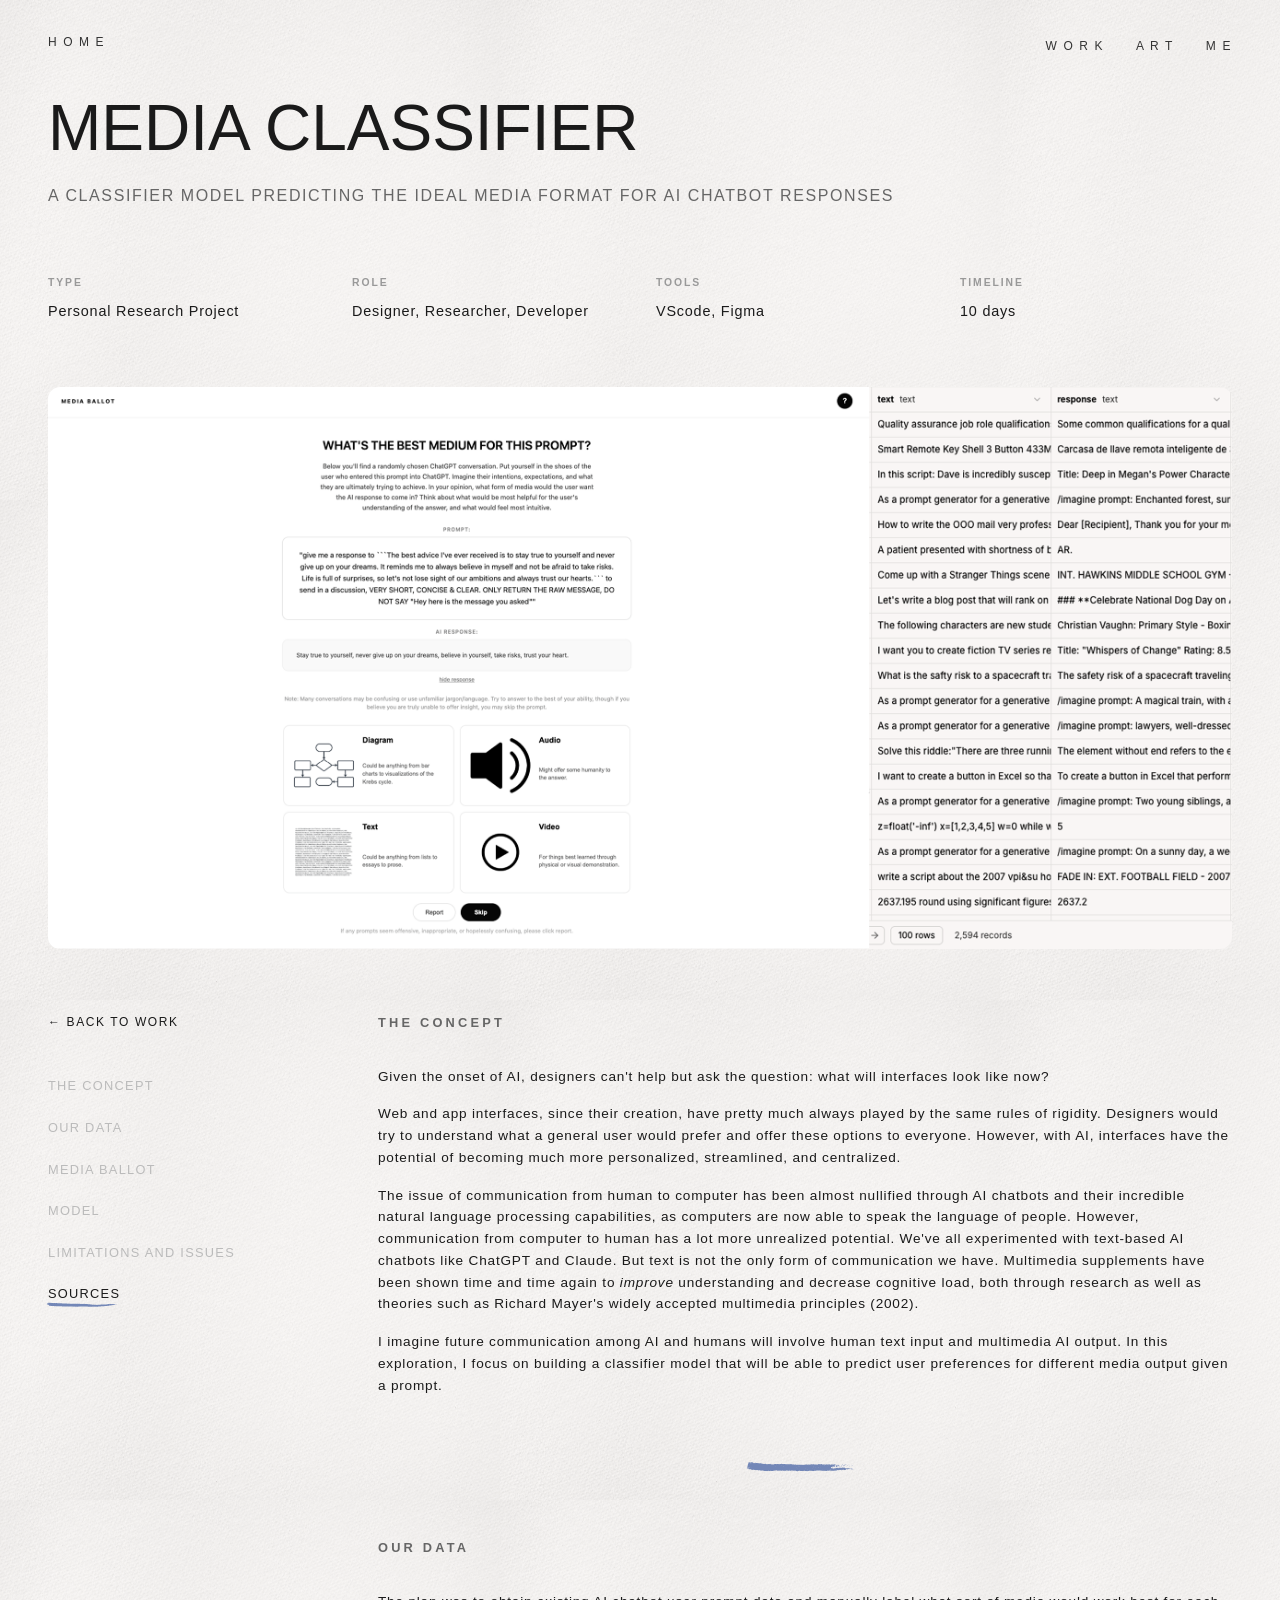
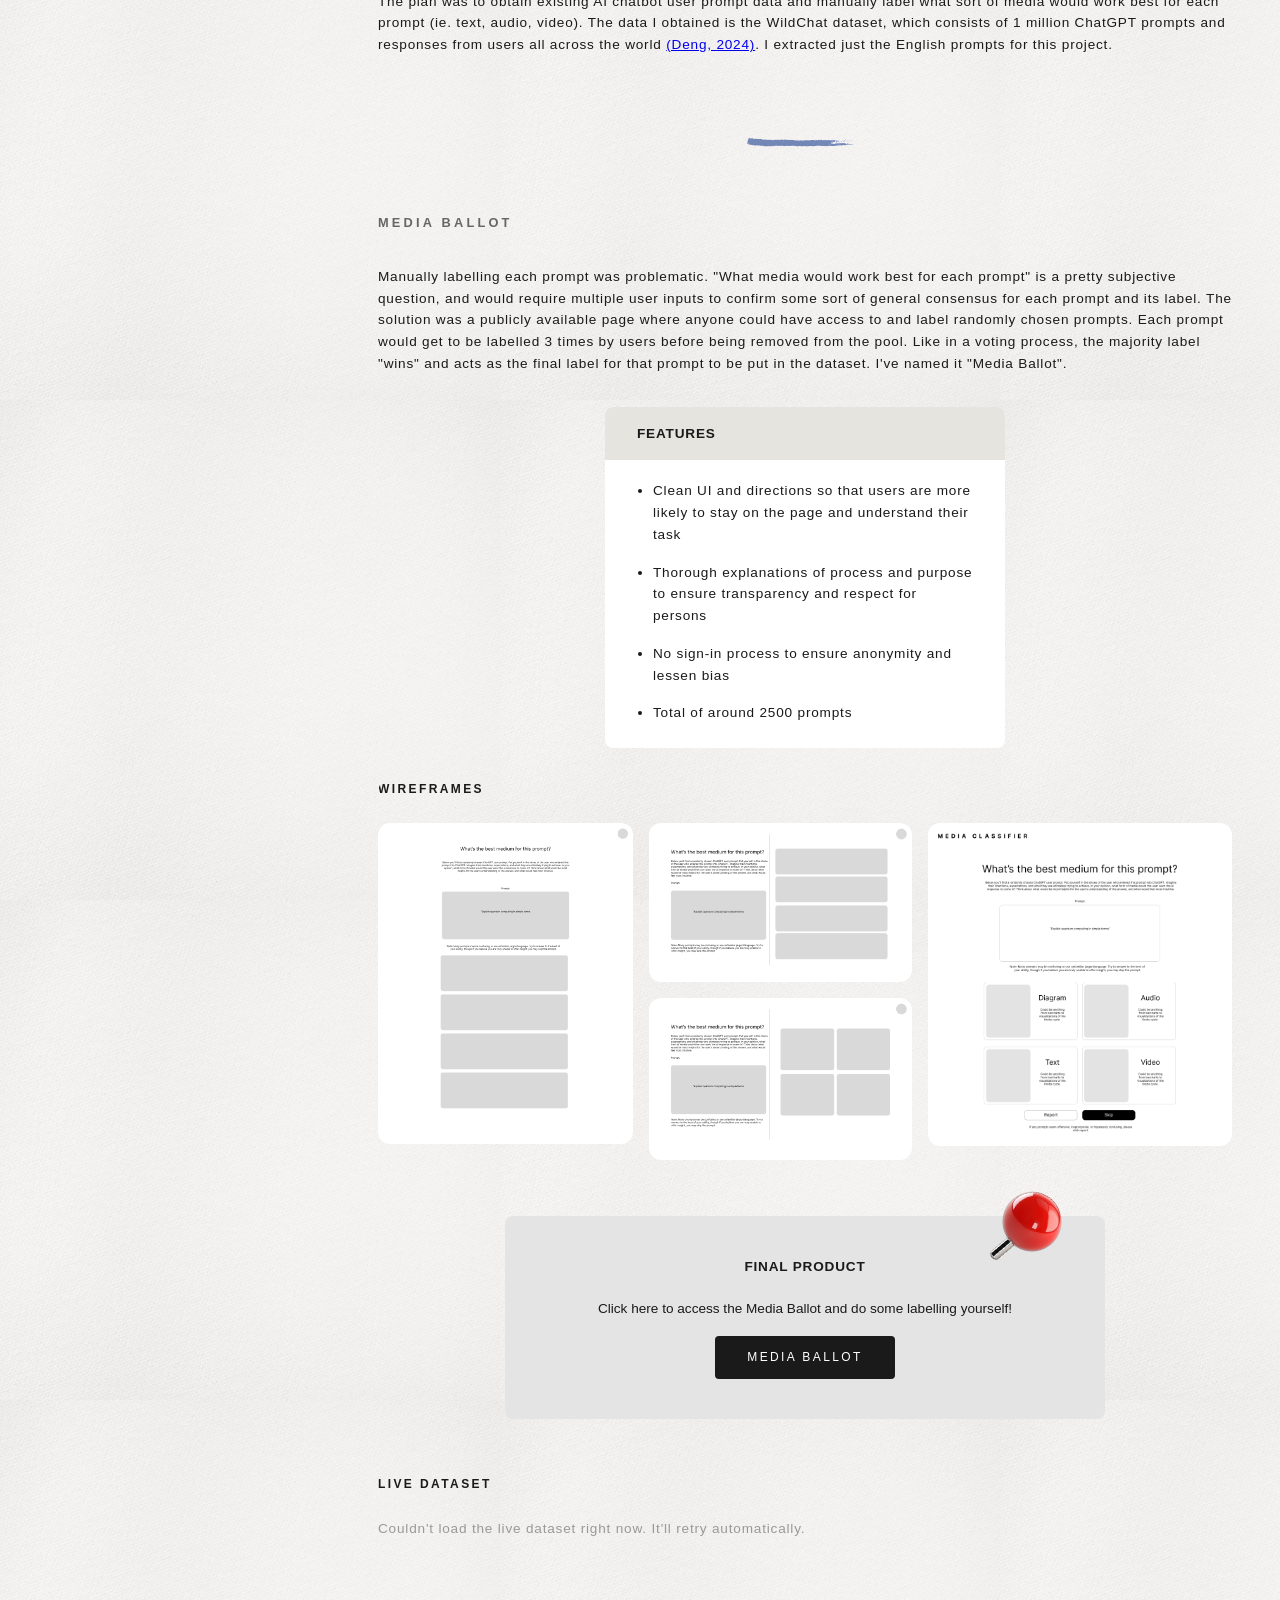
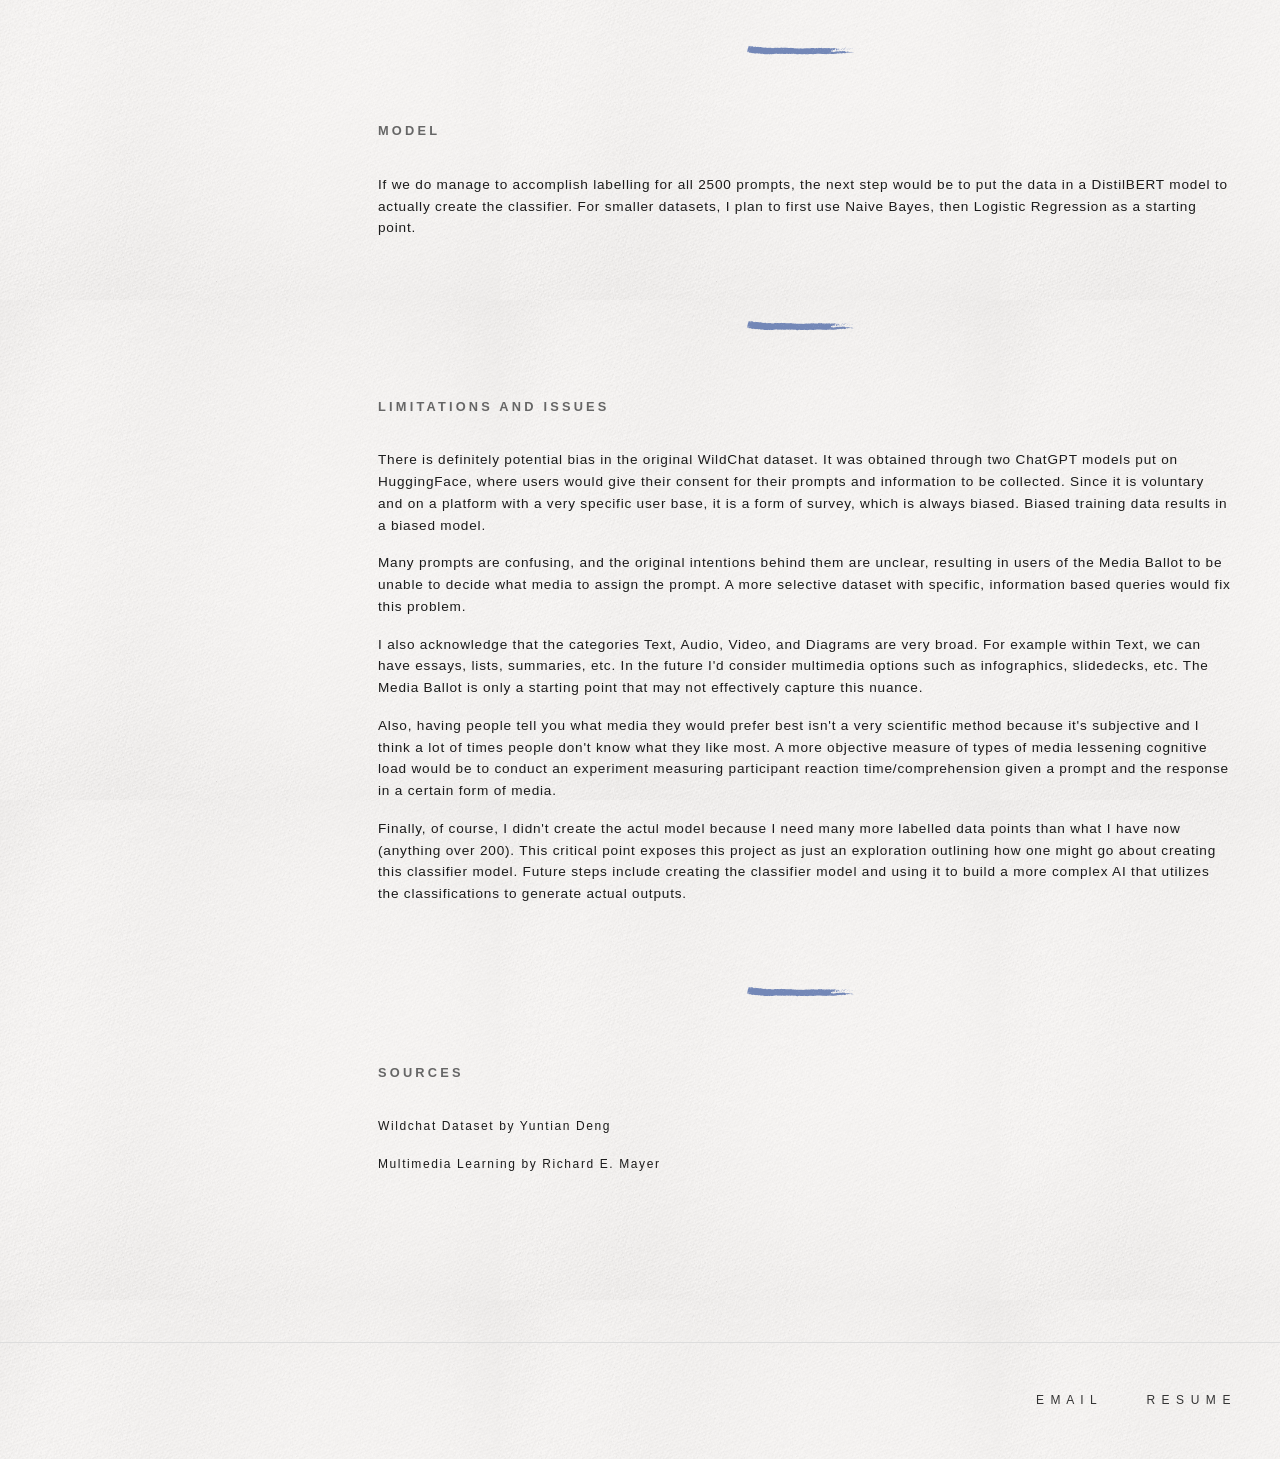
<file: media_classifier.html>
<!DOCTYPE html>
<html lang="en">
<head>
    <meta charset="UTF-8">
    <meta name="viewport" content="width=device-width, initial-scale=1.0">
    <title>Media Classifier | Alisa Liao</title>
    <link rel="stylesheet" href="styles.css">
</head>
<body>
    <!-- Navigation -->
    <nav class="navbar">
        <div class="nav-container">
            <a href="index.html" class="nav-logo">H O M E</a>
            <ul class="nav-menu">
                <li><a href="work.html">W O R K</a></li>
                <li><a href="art.html">A R T</a></li>
                <li><a href="me.html">M E</a></li>
            </ul>
        </div>
    </nav>

    <!-- Main Content -->
    <main class="container">
        <!-- Hero Section -->
        <section class="hero-section">
            <h1 class="project-title">MEDIA CLASSIFIER</h1>
            <p class="project-subtitle">A CLASSIFIER MODEL PREDICTING THE IDEAL MEDIA FORMAT FOR AI CHATBOT RESPONSES</p>

            <!-- Project Meta -->
            <div class="project-meta">
                <div class="meta-item">
                    <span class="meta-label">TYPE</span>
                    <span class="meta-value">Personal Research Project</span>
                </div>
                <div class="meta-item">
                    <span class="meta-label">ROLE</span>
                    <span class="meta-value">Designer, Researcher, Developer</span>
                </div>
                <div class="meta-item">
                    <span class="meta-label">TOOLS</span>
                    <span class="meta-value">VScode, Figma</span>
                </div>
                <div class="meta-item">
                    <span class="meta-label">TIMELINE</span>
                    <span class="meta-value">10 days</span>
                </div>
            </div>
        </section>

        <!-- Hero Image -->
        <section class="hero-image">
            <div class="image-placeholder">
                <img src="Frame 1.png" alt="Media Classifier Hero Image" class="hero-img">
            </div>
        </section>

        <!-- Problem Section -->
        <section class="content-section problem-section">

            <div class="section-content">
                <div class="left-column">
                    <div class="section-header">
                        <a href="work.html" class="back-link">← BACK TO WORK</a>
                    </div>
                    <ul class="approach-list">
                        <li><a href="#concept" data-nav-link>THE CONCEPT</a></li>
                        <li><a href="#our-data" data-nav-link>OUR DATA</a></li>
                        <li><a href="#media-ballot" data-nav-link>MEDIA BALLOT</a></li>
                        <li><a href="#model" data-nav-link>MODEL</a></li>
                        <li><a href="#limitations" data-nav-link>LIMITATIONS AND ISSUES</a></li>
                        <li><a href="#sources" data-nav-link>SOURCES</a></li>
                    </ul>
                </div>

                <div class="right-column">
                    <div id="concept">
                        <h2 class="project-section-title">THE CONCEPT</h2>
                        <p class="project-text">Given the onset of AI, designers can't help but ask the question: what will interfaces look like now?</p>
                        <p class="project-text">Web and app interfaces, since their creation, have pretty much always played by the same rules of rigidity. Designers would try to understand what a general user would prefer and offer these options to everyone. However, with AI, interfaces have the potential of becoming much more personalized, streamlined, and centralized.</p>
                        <p class="project-text">The issue of communication from human to computer has been almost nullified through AI chatbots and their incredible natural language processing capabilities, as computers are now able to speak the language of people. However, communication from computer to human has a lot more unrealized potential. We've all experimented with text-based AI chatbots like ChatGPT and Claude. But text is not the only form of communication we have. Multimedia supplements have been shown time and time again to <em>improve</em> understanding and decrease cognitive load, both through research as well as theories such as Richard Mayer's widely accepted multimedia principles (2002).</p>
                        <p class="project-text">I imagine future communication among AI and humans will involve human text input and multimedia AI output. In this exploration, I focus on building a classifier model that will be able to predict user preferences for different media output given a prompt.</p>
                    </div>

                    <img src="divider.svg" alt="" class="section-divider">

                    <div class="content-section approach-section" id="our-data">
                        <h2 class="project-section-title">OUR DATA</h2>
                        <p class="project-text">The plan was to obtain existing AI chatbot user prompt data and manually label what sort of media would work best for each prompt (ie. text, audio, video). The data I obtained is the WildChat dataset, which consists of 1 million ChatGPT prompts and responses from users all across the world <a href="https://arxiv.org/abs/2401.01234" target="_blank">(Deng, 2024)</a>. I extracted just the English prompts for this project.</p>
                    </div>

                    <img src="divider.svg" alt="" class="section-divider">

                    <div class="content-section research-section" id="media-ballot">
                        <h2 class="project-section-title">MEDIA BALLOT</h2>
                        <p class="project-text">Manually labelling each prompt was problematic. "What media would work best for each prompt" is a pretty subjective question, and would require multiple user inputs to confirm some sort of general consensus for each prompt and its label. The solution was a publicly available page where anyone could have access to and label randomly chosen prompts. Each prompt would get to be labelled 3 times by users before being removed from the pool. Like in a voting process, the majority label "wins" and acts as the final label for that prompt to be put in the dataset. I've named it "Media Ballot".</p>

                        <div class="features-box">
                            <h3 class="research-subtitle">Features</h3>
                            <ul class="content-list">
                                <li>Clean UI and directions so that users are more likely to stay on the page and understand their task</li>
                                <li>Thorough explanations of process and purpose to ensure transparency and respect for persons</li>
                                <li>No sign-in process to ensure anonymity and lessen bias</li>
                                <li>Total of around 2500 prompts</li>
                            </ul>
                        </div>

                        <div class="competitive-analysis-placeholder wireframes-placeholder">
                          <h3 class="wireframe-subtitle">WIREFRAMES</h3>
                            <div class="wireframes-row">
                                <img src="media_wireframe_1.jpg" alt="Media Ballot wireframe 1" class="wireframe-img">
                                <div class="wireframe-stack">
                                    <img src="media_wireframe_2.jpg" alt="Media Ballot wireframe 2" class="wireframe-img">
                                    <img src="media_wireframe_4.png" alt="Media Ballot wireframe 4" class="wireframe-img">
                                </div>
                                <img src="media_wireframe_3.png" alt="Media Ballot wireframe 3" class="wireframe-img">
                            </div>
                        </div>

                        <div class="ballot-cta ballot-cta-highlight">
                            <img src="pushpin.png" alt="" class="ballot-cta-pin">
                            <h3 class="ballot-cta-text">FINAL PRODUCT</h3>
                            <p class="problem-text">Click here to access the Media Ballot and do some labelling yourself!</p>
                            <a href="https://alisaliao45-hash.github.io/Media-Classifier/" target="_blank" rel="noopener" class="ballot-button">Media Ballot</a>
                        </div>

                        <h3 class="research-subtitle">LIVE DATASET</h3>
                        <div id="mc-stats">
                            <div class="loading-indicator">
                                <span class="loading-spinner"></span>
                                <span>Loading live dataset&hellip;</span>
                            </div>
                        </div>
                    </div>

                    <img src="divider.svg" alt="" class="section-divider">

                    <div class="content-section designs-section" id="model">
                        <h2 class="project-section-title">MODEL</h2>
                        <p class="project-text">If we do manage to accomplish labelling for all 2500 prompts, the next step would be to put the data in a DistilBERT model to actually create the classifier. For smaller datasets, I plan to first use Naive Bayes, then Logistic Regression as a starting point. </p>
                    </div>

                    <img src="divider.svg" alt="" class="section-divider">

                    <div class="content-section user-testing-section" id="limitations">
                        <h2 class="project-section-title">LIMITATIONS AND ISSUES</h2>
                        <p class="project-text">There is definitely potential bias in the original WildChat dataset. It was obtained through two ChatGPT models put on HuggingFace, where users would give their consent for their prompts and information to be collected. Since it is voluntary and on a platform with a very specific user base, it is a form of survey, which is always biased. Biased training data results in a biased model.</p>
                        <p class="project-text">Many prompts are confusing, and the original intentions behind them are unclear, resulting in users of the Media Ballot to be unable to decide what media to assign the prompt. A more selective dataset with specific, information based queries would fix this problem.</p>
                        <p class="project-text">I also acknowledge that the categories Text, Audio, Video, and Diagrams are very broad. For example within Text, we can have essays, lists, summaries, etc. In the future I'd consider multimedia options such as infographics, slidedecks, etc. The Media Ballot is only a starting point that may not effectively capture this nuance.</p>
                        <p class="project-text">Also, having people tell you what media they would prefer best isn't a very scientific method because it's subjective and I think a lot of times people don't know what they like most. A more objective measure of types of media lessening cognitive load would be to conduct an experiment measuring participant reaction time/comprehension given a prompt and the response in a certain form of media.</p>
                        <p class="project-text">Finally, of course, I didn't create the actul model because I need many more labelled data points than what I have now (anything over 200). This critical point exposes this project as just an exploration outlining how one might go about creating this classifier model. Future steps include creating the classifier model and using it to build a more complex AI that utilizes the classifications to generate actual outputs. </p>
                    </div>

                    <img src="divider.svg" alt="" class="section-divider">

                    <div class="content-section sources-section" id="sources">
                        <h2 class="project-section-title">SOURCES</h2>
                        <p class="project-text"><a href="https://arxiv.org/abs/2405.01470" target="_blank" rel="noopener" class="back-link">Wildchat Dataset by Yuntian Deng</a></p>
                        <p class="project-text"><a href="https://www.jsu.edu/online/faculty/MULTIMEDIA%20LEARNING%20by%20Richard%20E.%20Mayer.pdf" target="_blank" rel="noopener" class="back-link">Multimedia Learning by Richard E. Mayer</a></p>
                    </div>
                </div>
            </div>
        </section>
    </main>

    <!-- Footer -->
    <footer class="footer">
        <div class="footer-links">
            <a href="mailto:alisaliao45@gmail.com">E M A I L</a>
            <a href="AlisaLiaoResume.pdf" target="_blank" rel="noopener">R E S U M E</a>
        </div>
    </footer>

    <script src="script.js"></script>
    <script>
        async function loadStats() {
            let summary, prompts;
            try {
                const res = await fetch("https://media-classifier.onrender.com/stats");
                ({ summary, prompts } = await res.json());
            } catch (err) {
                document.getElementById("mc-stats").innerHTML =
                    `<p class="loading-error">Couldn't load the live dataset right now. It'll retry automatically.</p>`;
                return;
            }

            const truncate = (str, n) => str && str.length > n ? str.slice(0, n) + "..." : str;

            let html = `
                <p class="project-text"><strong>${summary.finalized}</strong> prompts finalized &nbsp;·&nbsp;
                   <strong>${summary.in_progress}</strong> in progress &nbsp;·&nbsp;
                   <strong>${summary.unlabeled}</strong> unlabeled</p>
                <div class="stats-table-wrapper">
                <table class="stats-table">
                  <thead>
                    <tr>
                      <th rowspan="2">Prompt</th>
                      <th rowspan="2">Response</th>
                      <th colspan="6">Votes</th>
                    </tr>
                    <tr>
                      <th>Diagram</th>
                      <th>Video</th>
                      <th>Audio</th>
                      <th>Text</th>
                      <th>Leading</th>
                      <th>Final?</th>
                    </tr>
                  </thead>
                  <tbody>
            `;

            const LIMIT = 5;
            for (const p of prompts.slice(0, LIMIT)) {
                html += `
                  <tr>
                    <td>${truncate(p.text, 80)}</td>
                    <td>${truncate(p.response, 80)}</td>
                    <td>${p.votes_diagram}</td>
                    <td>${p.votes_video}</td>
                    <td>${p.votes_audio}</td>
                    <td>${p.votes_text}</td>
                    <td><strong>${p.leading_label}</strong></td>
                    <td>${p.is_finalized ? "yes" : "no"}</td>
                  </tr>
                `;
            }

            html += `</tbody></table></div>`;

            if (prompts.length > LIMIT) {
                html += `
                    <div class="ballot-cta">
                        <a href="media_dataset.html" class="ballot-button">View All Responses</a>
                    </div>
                `;
            }

            document.getElementById("mc-stats").innerHTML = html;
        }

        loadStats();
        setInterval(loadStats, 30000);
    </script>

    <script>
        const navLinks = document.querySelectorAll('[data-nav-link]');
        const navSections = Array.from(navLinks)
            .map(link => document.getElementById(link.getAttribute('href').slice(1)))
            .filter(Boolean);

        const setActiveLink = (id) => {
            navLinks.forEach(link => {
                link.classList.toggle('active', link.getAttribute('href') === `#${id}`);
            });
        };

        const intersecting = new Map();

        const sectionObserver = new IntersectionObserver((entries) => {
            entries.forEach(entry => {
                intersecting.set(entry.target.id, entry.isIntersecting ? entry.boundingClientRect.top : null);
            });

            const visible = navSections
                .filter(section => intersecting.get(section.id) !== null && intersecting.get(section.id) !== undefined)
                .sort((a, b) => intersecting.get(a.id) - intersecting.get(b.id));

            if (visible.length > 0) {
                setActiveLink(visible[0].id);
            }
        }, { rootMargin: '-100px 0px -70% 0px', threshold: 0 });

        navSections.forEach(section => sectionObserver.observe(section));

        window.addEventListener('scroll', () => {
            const atBottom = window.innerHeight + window.scrollY >= document.body.scrollHeight - 2;
            if (atBottom) {
                setActiveLink(navSections[navSections.length - 1].id);
            }
        }, { passive: true });
    </script>
</body>
</html>
</file>
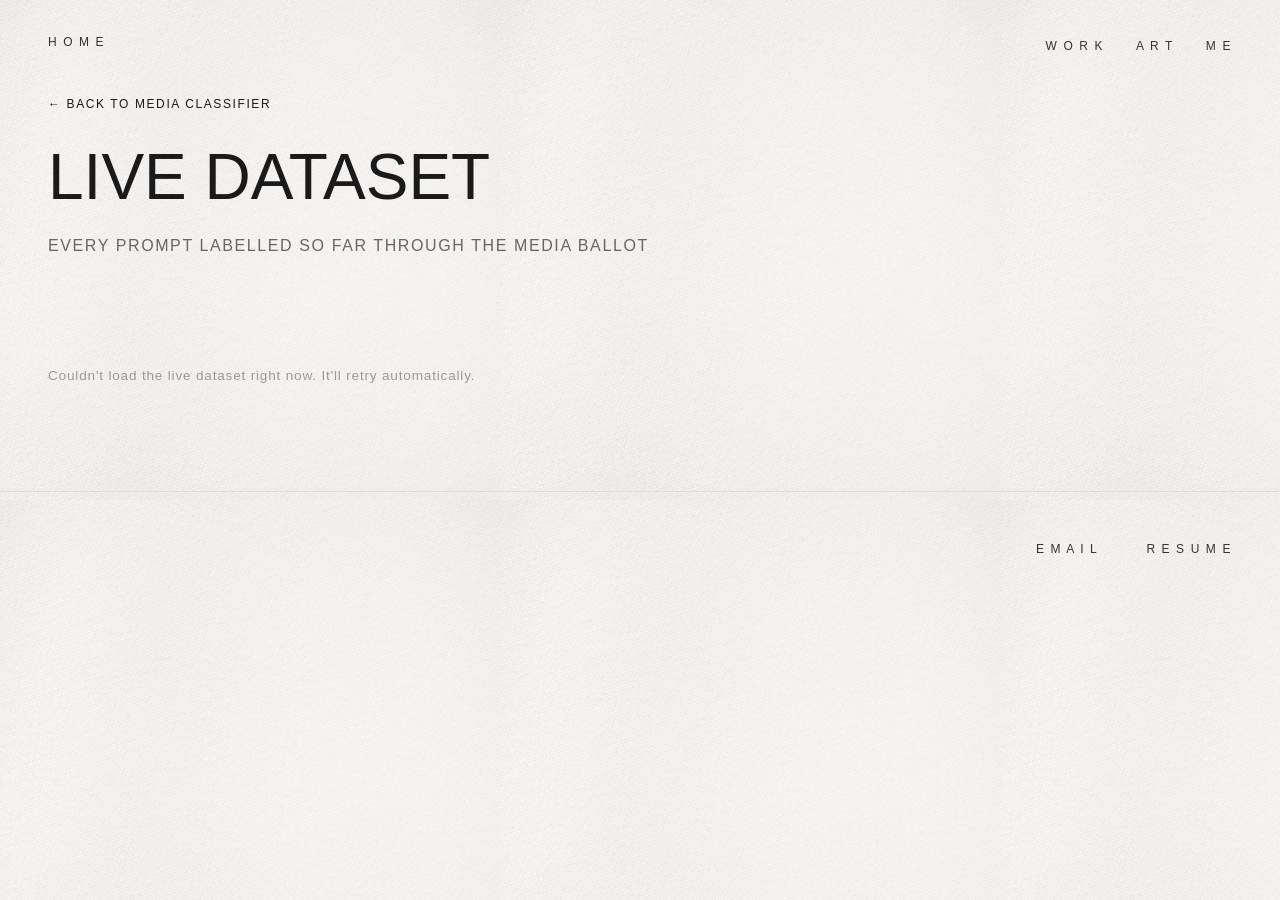
<file: media_dataset.html>
<!DOCTYPE html>
<html lang="en">
<head>
    <meta charset="UTF-8">
    <meta name="viewport" content="width=device-width, initial-scale=1.0">
    <title>Live Dataset | Media Classifier | Alisa Liao</title>
    <link rel="stylesheet" href="styles.css">
</head>
<body>
    <!-- Navigation -->
    <nav class="navbar">
        <div class="nav-container">
            <a href="index.html" class="nav-logo">H O M E</a>
            <ul class="nav-menu">
                <li><a href="work.html">W O R K</a></li>
                <li><a href="art.html">A R T</a></li>
                <li><a href="me.html">M E</a></li>
            </ul>
        </div>
    </nav>

    <!-- Main Content -->
    <main class="container">
        <section class="hero-section">
            <a href="media_classifier.html" class="back-link">← BACK TO MEDIA CLASSIFIER</a>
            <h1 class="project-title" style="margin-top: 1.5rem;">LIVE DATASET</h1>
            <p class="project-subtitle">EVERY PROMPT LABELLED SO FAR THROUGH THE MEDIA BALLOT</p>
        </section>

        <section class="content-section">
            <div id="mc-stats-full">
                <div class="loading-indicator">
                    <span class="loading-spinner"></span>
                    <span>Loading live dataset&hellip;</span>
                </div>
            </div>
        </section>
    </main>

    <!-- Footer -->
    <footer class="footer">
        <div class="footer-links">
            <a href="mailto:alisaliao45@gmail.com">E M A I L</a>
            <a href="AlisaLiaoResume.pdf" target="_blank" rel="noopener">R E S U M E</a>
        </div>
    </footer>

    <script src="script.js"></script>
    <script>
        async function loadFullStats() {
            let summary, prompts;
            try {
                const res = await fetch("https://media-classifier.onrender.com/stats");
                ({ summary, prompts } = await res.json());
            } catch (err) {
                document.getElementById("mc-stats-full").innerHTML =
                    `<p class="loading-error">Couldn't load the live dataset right now. It'll retry automatically.</p>`;
                return;
            }

            const truncate = (str, n) => str && str.length > n ? str.slice(0, n) + "..." : str;

            let html = `
                <p class="project-text"><strong>${summary.finalized}</strong> prompts finalized &nbsp;·&nbsp;
                   <strong>${summary.in_progress}</strong> in progress &nbsp;·&nbsp;
                   <strong>${summary.unlabeled}</strong> unlabeled</p>
                <table class="stats-table">
                  <thead>
                    <tr>
                      <th rowspan="2">Prompt</th>
                      <th rowspan="2">Response</th>
                      <th colspan="6">Votes</th>
                    </tr>
                    <tr>
                      <th>Diagram</th>
                      <th>Video</th>
                      <th>Audio</th>
                      <th>Text</th>
                      <th>Leading</th>
                      <th>Final?</th>
                    </tr>
                  </thead>
                  <tbody>
            `;

            for (const p of prompts) {
                html += `
                  <tr>
                    <td>${truncate(p.text, 80)}</td>
                    <td>${truncate(p.response, 80)}</td>
                    <td>${p.votes_diagram}</td>
                    <td>${p.votes_video}</td>
                    <td>${p.votes_audio}</td>
                    <td>${p.votes_text}</td>
                    <td><strong>${p.leading_label}</strong></td>
                    <td>${p.is_finalized ? "✅" : "⏳"}</td>
                  </tr>
                `;
            }

            html += `</tbody></table>`;
            document.getElementById("mc-stats-full").innerHTML = html;
        }

        loadFullStats();
        setInterval(loadFullStats, 30000);
    </script>
</body>
</html>
</file>
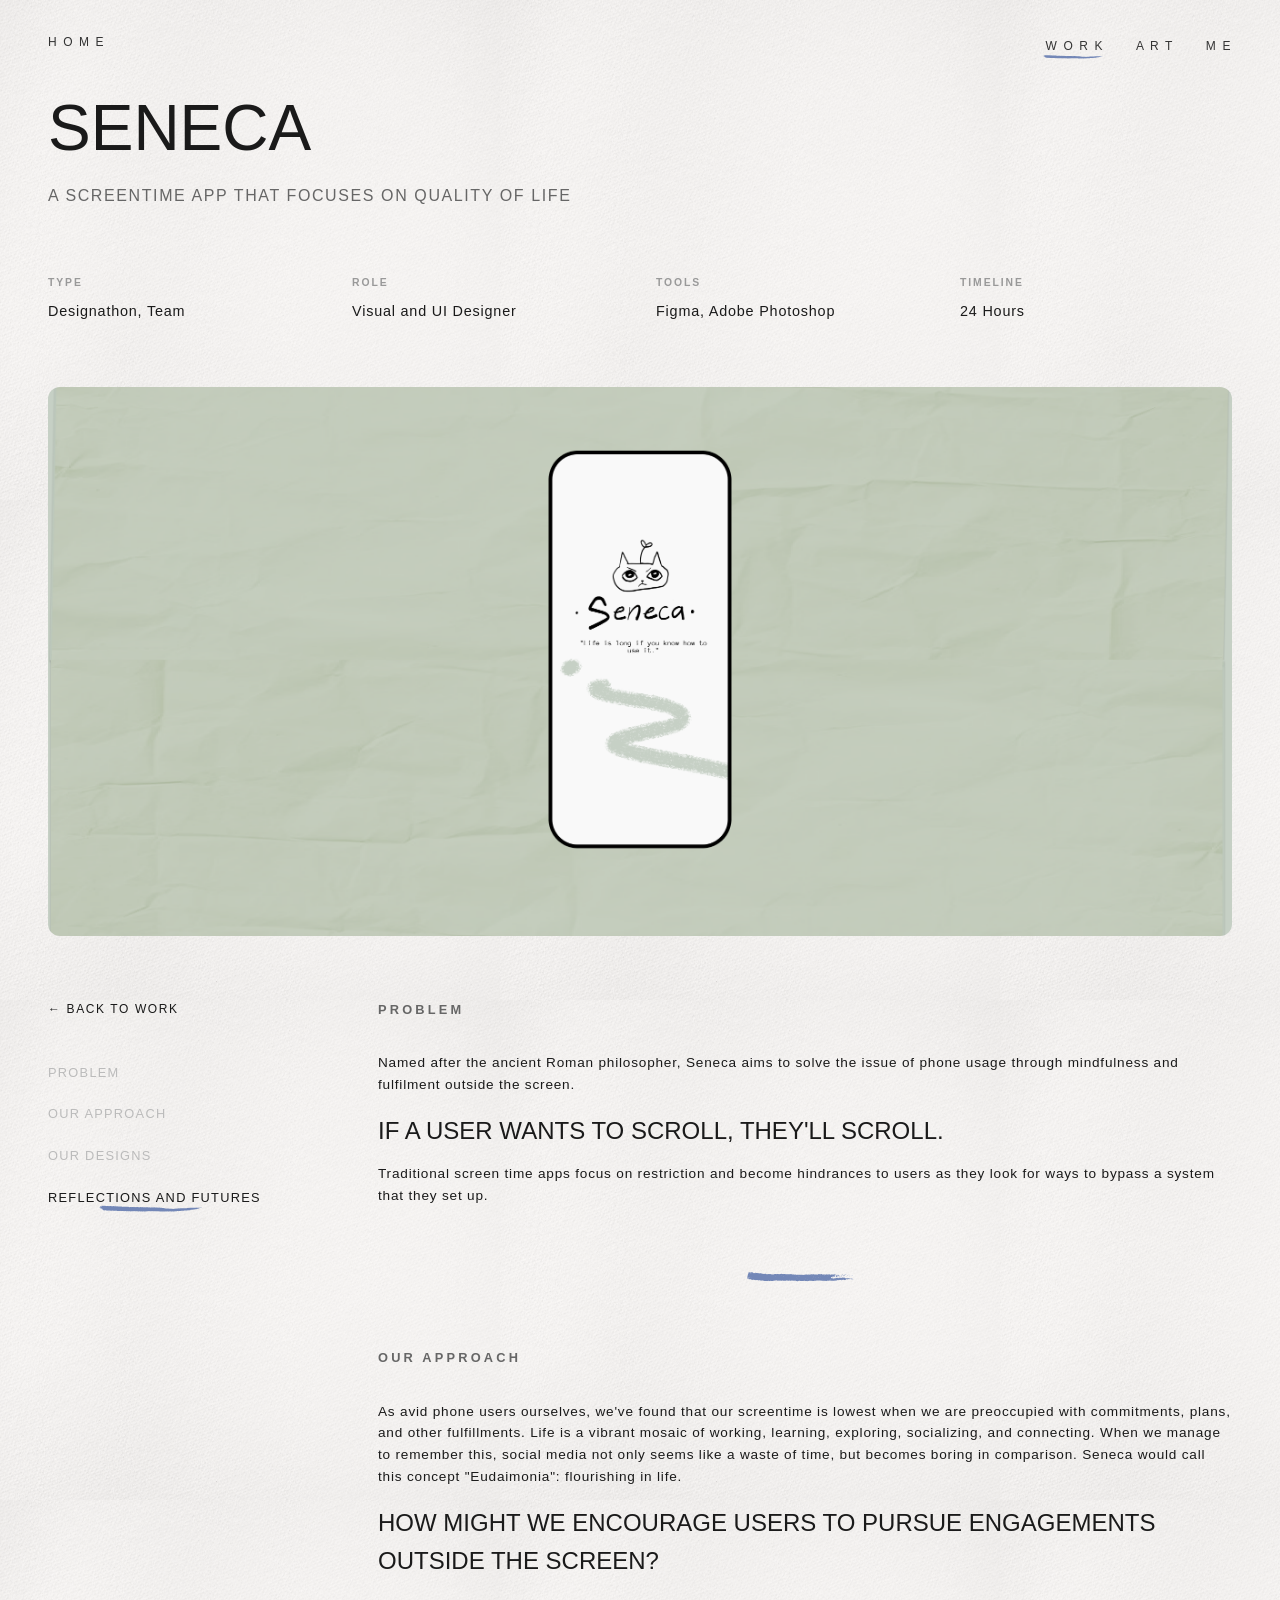
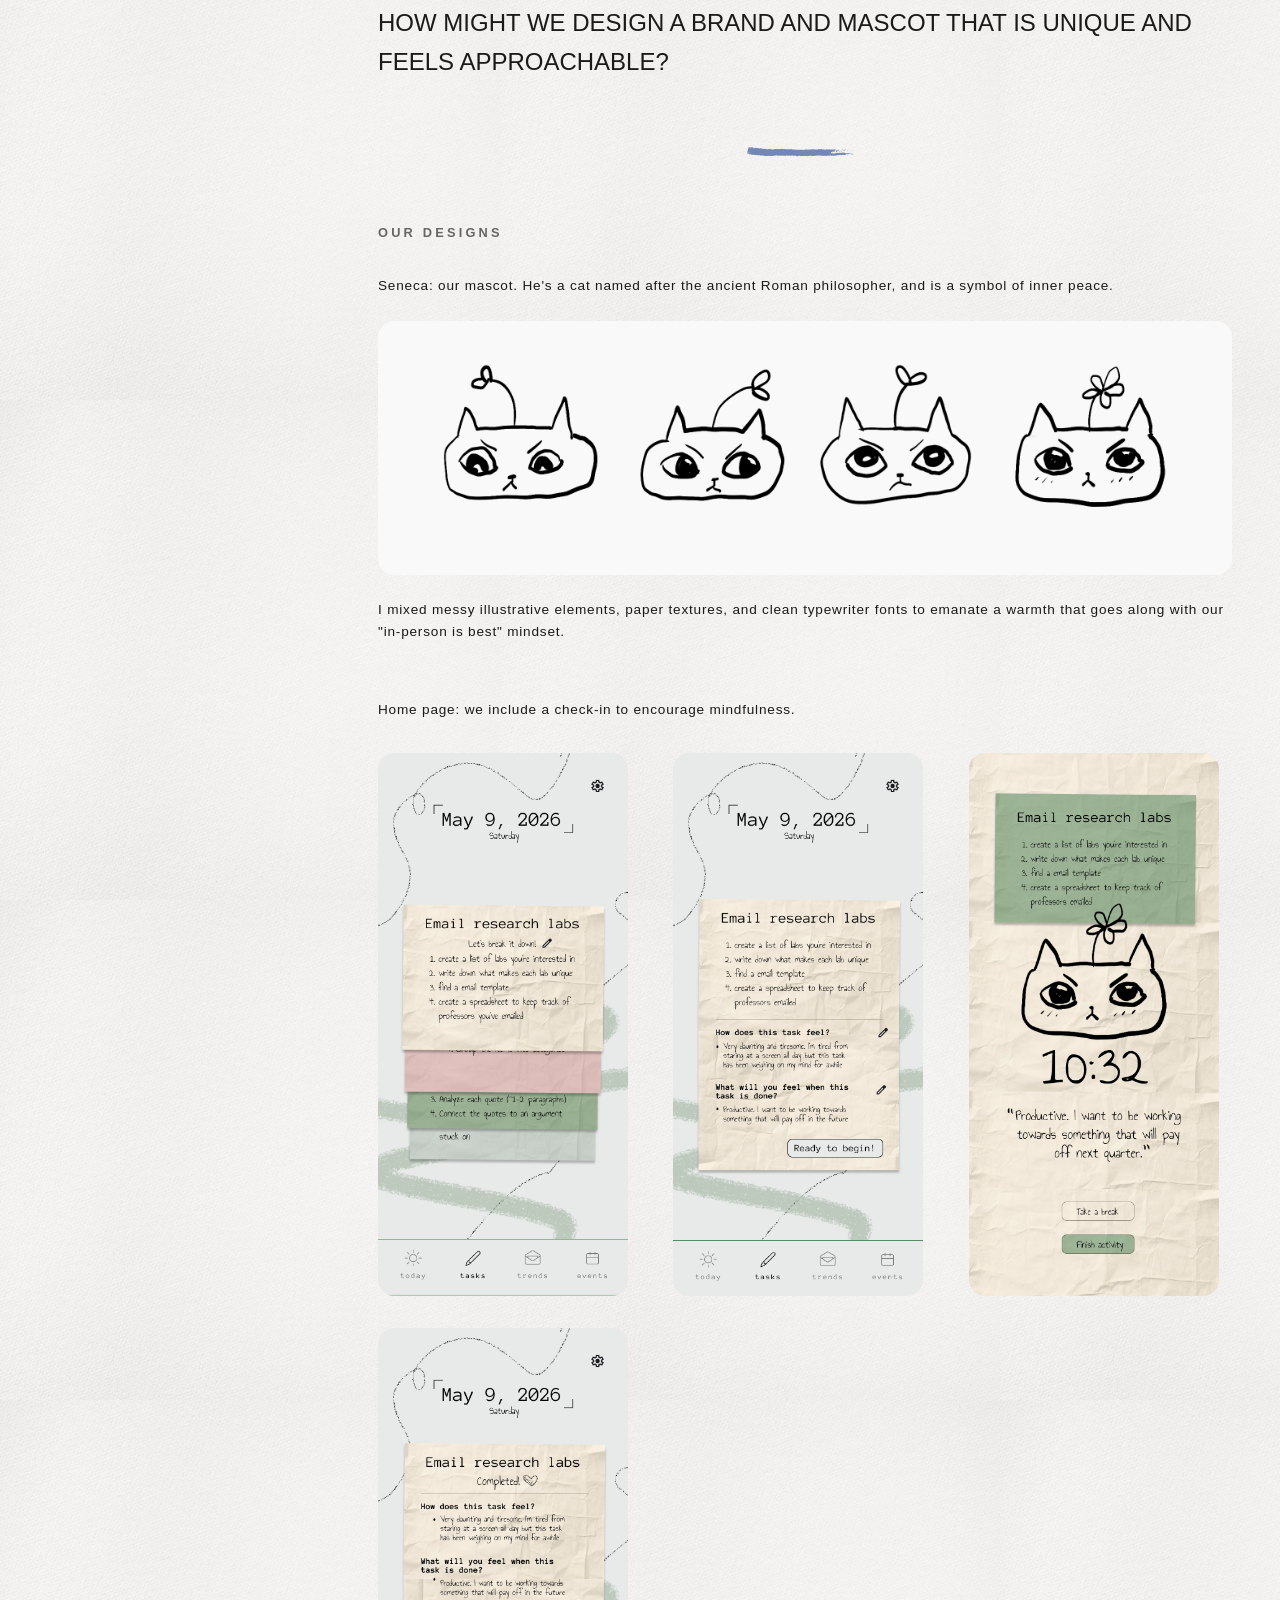
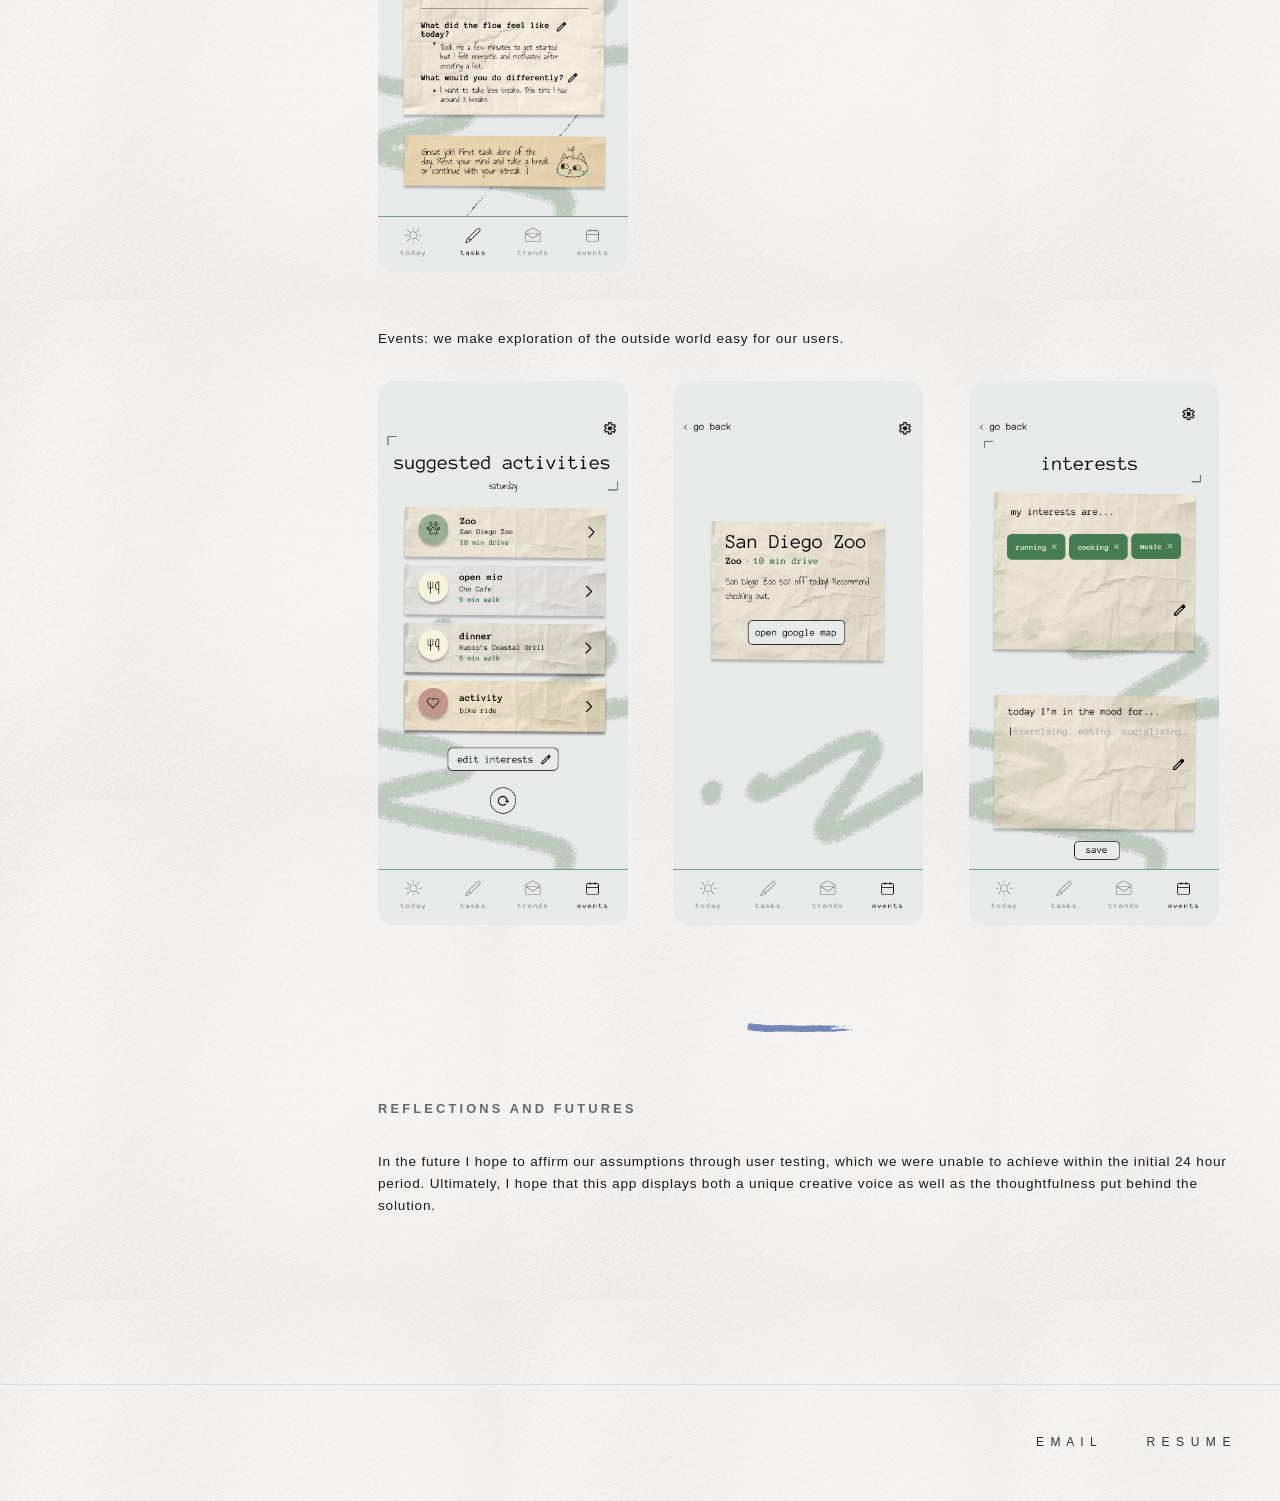
<file: seneca.html>
<!DOCTYPE html>
<html lang="en">
<head>
    <meta charset="UTF-8">
    <meta name="viewport" content="width=device-width, initial-scale=1.0">
    <title>Seneca | Alisa Liao</title>
    <link rel="stylesheet" href="styles.css">
</head>
<body>
    <!-- Navigation -->
    <nav class="navbar">
        <div class="nav-container">
            <a href="index.html" class="nav-logo">H O M E</a>
            <ul class="nav-menu">
                <li><a href="work.html" class="active">W O R K</a></li>
                <li><a href="art.html">A R T</a></li>
                <li><a href="me.html">M E</a></li>
            </ul>
        </div>
    </nav>

    <!-- Main Content -->
    <main class="container">
        <!-- Hero Section -->
        <section class="hero-section">
            <h1 class="project-title">SENECA</h1>
            <p class="project-subtitle">A SCREENTIME APP THAT FOCUSES ON QUALITY OF LIFE</p>

            <!-- Project Meta -->
            <div class="project-meta">
                <div class="meta-item">
                    <span class="meta-label">TYPE</span>
                    <span class="meta-value">Designathon, Team</span>
                </div>
                <div class="meta-item">
                    <span class="meta-label">ROLE</span>
                    <span class="meta-value">Visual and UI Designer</span>
                </div>
                <div class="meta-item">
                    <span class="meta-label">TOOLS</span>
                    <span class="meta-value">Figma, Adobe Photoshop</span>
                </div>
                <div class="meta-item">
                    <span class="meta-label">TIMELINE</span>
                    <span class="meta-value">24 Hours</span>
                </div>
            </div>
        </section>

        <!-- Hero Image -->
        <section class="hero-image">
            <div class="image-placeholder">
                <img src="seneca_header.png" alt="Seneca App Splash Screen" class="hero-img">
            </div>
        </section>

        <!-- Problem Section -->
        <section class="content-section problem-section">

            <div class="section-content">
                <div class="left-column">
                    <div class="section-header">
                        <a href="work.html" class="back-link">← BACK TO WORK</a>
                    </div>
                    <ul class="approach-list">
                        <li><a href="#problem" data-nav-link>PROBLEM</a></li>
                        <li><a href="#our-approach" data-nav-link>OUR APPROACH</a></li>
                        <li><a href="#our-designs" data-nav-link>OUR DESIGNS</a></li>
                        <li><a href="#reflections" data-nav-link>REFLECTIONS AND FUTURES</a></li>
                    </ul>
                </div>

                <div class="right-column">
                    <div id="problem">
                        <h2 class="project-section-title">PROBLEM</h2>
                        <p class="project-text">Named after the ancient Roman philosopher, Seneca aims to solve the issue of phone usage through mindfulness and fulfilment outside the screen.</p>
                        <h3 class="problem-heading">IF A USER WANTS TO SCROLL, THEY'LL SCROLL.</h3>
                        <p class="project-text">Traditional screen time apps focus on restriction and become hindrances to users as they look for ways to bypass a system that they set up.</p>
                    </div>

                    <img src="divider.svg" alt="" class="section-divider">

                    <div class="content-section approach-section" id="our-approach">
                        <h2 class="project-section-title">OUR APPROACH</h2>
                        <p class="project-text">As avid phone users ourselves, we've found that our screentime is lowest when we are preoccupied with commitments, plans, and other fulfillments. Life is a vibrant mosaic of working, learning, exploring, socializing, and connecting. When we manage to remember this, social media not only seems like a waste of time, but becomes boring in comparison. Seneca would call this concept "Eudaimonia": flourishing in life.</p>
                        <h3 class="approach-question">HOW MIGHT WE ENCOURAGE USERS TO PURSUE ENGAGEMENTS OUTSIDE THE SCREEN?</h3>
                        <h3 class="approach-question">HOW MIGHT WE DESIGN A BRAND AND MASCOT THAT IS UNIQUE AND FEELS APPROACHABLE?</h3>
                    </div>

                    <img src="divider.svg" alt="" class="section-divider">

                    <div class="content-section designs-section" id="our-designs">
                        <h2 class="project-section-title">OUR DESIGNS</h2>
                        <div class="designs-group">
                            <p class="project-text">Seneca: our mascot. He's a cat named after the ancient Roman philosopher, and is a symbol of inner peace.</p>
                            <img src="Seneca emotions.png" alt="Seneca mascot drawn with four different expressions" class="design-wide-img">
                            <p class="project-text">I mixed messy illustrative elements, paper textures, and clean typewriter fonts to emanate a warmth that goes along with our "in-person is best" mindset.</p>
                        </div>

                        <div class="designs-group">
                            <p class="project-text">Home page: we include a check-in to encourage mindfulness.</p>
                            <div class="design-flow-grid">
                                <figure class="design-flow-item">
                                    <img src="seneca_tasks_1.png" alt="Home screen with the day's tasks as sticky notes">
                                </figure>
                                <figure class="design-flow-item">
                                    <img src="seneca_tasks_2.png" alt="Task detail asking how the task feels and what finishing it will feel like">
                                </figure>
                                <figure class="design-flow-item">
                                    <img src="seneca_tasks_3.png" alt="Focus timer screen with the Seneca mascot and a motivating quote">
                                </figure>
                                <figure class="design-flow-item">
                                    <img src="seneca_tasks_4.png" alt="Completed task reflection screen">
                                </figure>
                            </div>
                        </div>

                        <div class="designs-group">
                            <p class="project-text">Events: we make exploration of the outside world easy for our users.</p>
                            <div class="design-flow-grid">
                                <figure class="design-flow-item">
                                    <img src="seneca_events_1.png" alt="Suggested activities screen listing nearby events">
                                </figure>
                                <figure class="design-flow-item">
                                    <img src="seneca_events_2.png" alt="Event detail screen for the San Diego Zoo">
                                </figure>
                                <figure class="design-flow-item">
                                    <img src="seneca_events_3.png" alt="Interests and mood editor screen">
                                </figure>
                            </div>
                        </div>
                    </div>

                    <img src="divider.svg" alt="" class="section-divider">

                    <div class="content-section conclusion-section" id="reflections">
                        <h2 class="project-section-title">REFLECTIONS AND FUTURES</h2>
                        <p class="project-text"> In the future I hope to affirm our assumptions through user testing, which we were unable to achieve within the initial 24 hour period. Ultimately, I hope that this app displays both a unique creative voice as well as the thoughtfulness put behind the solution.</p>
                    </div>
                </div>
            </div>
        </section>
    </main>

    <!-- Footer -->
    <footer class="footer">
        <div class="footer-links">
            <a href="mailto:alisaliao45@gmail.com">E M A I L</a>
            <a href="AlisaLiaoResume.pdf" target="_blank" rel="noopener">R E S U M E</a>
        </div>
    </footer>

    <script src="script.js"></script>
    <script>
        const navLinks = document.querySelectorAll('[data-nav-link]');
        const navSections = Array.from(navLinks)
            .map(link => document.getElementById(link.getAttribute('href').slice(1)))
            .filter(Boolean);

        const setActiveLink = (id) => {
            navLinks.forEach(link => {
                link.classList.toggle('active', link.getAttribute('href') === `#${id}`);
            });
        };

        const intersecting = new Map();

        const sectionObserver = new IntersectionObserver((entries) => {
            entries.forEach(entry => {
                intersecting.set(entry.target.id, entry.isIntersecting ? entry.boundingClientRect.top : null);
            });

            const visible = navSections
                .filter(section => intersecting.get(section.id) !== null && intersecting.get(section.id) !== undefined)
                .sort((a, b) => intersecting.get(a.id) - intersecting.get(b.id));

            if (visible.length > 0) {
                setActiveLink(visible[0].id);
            }
        }, { rootMargin: '-100px 0px -70% 0px', threshold: 0 });

        navSections.forEach(section => sectionObserver.observe(section));

        window.addEventListener('scroll', () => {
            const atBottom = window.innerHeight + window.scrollY >= document.body.scrollHeight - 2;
            if (atBottom) {
                setActiveLink(navSections[navSections.length - 1].id);
            }
        }, { passive: true });
    </script>
</body>
</html>
</file>
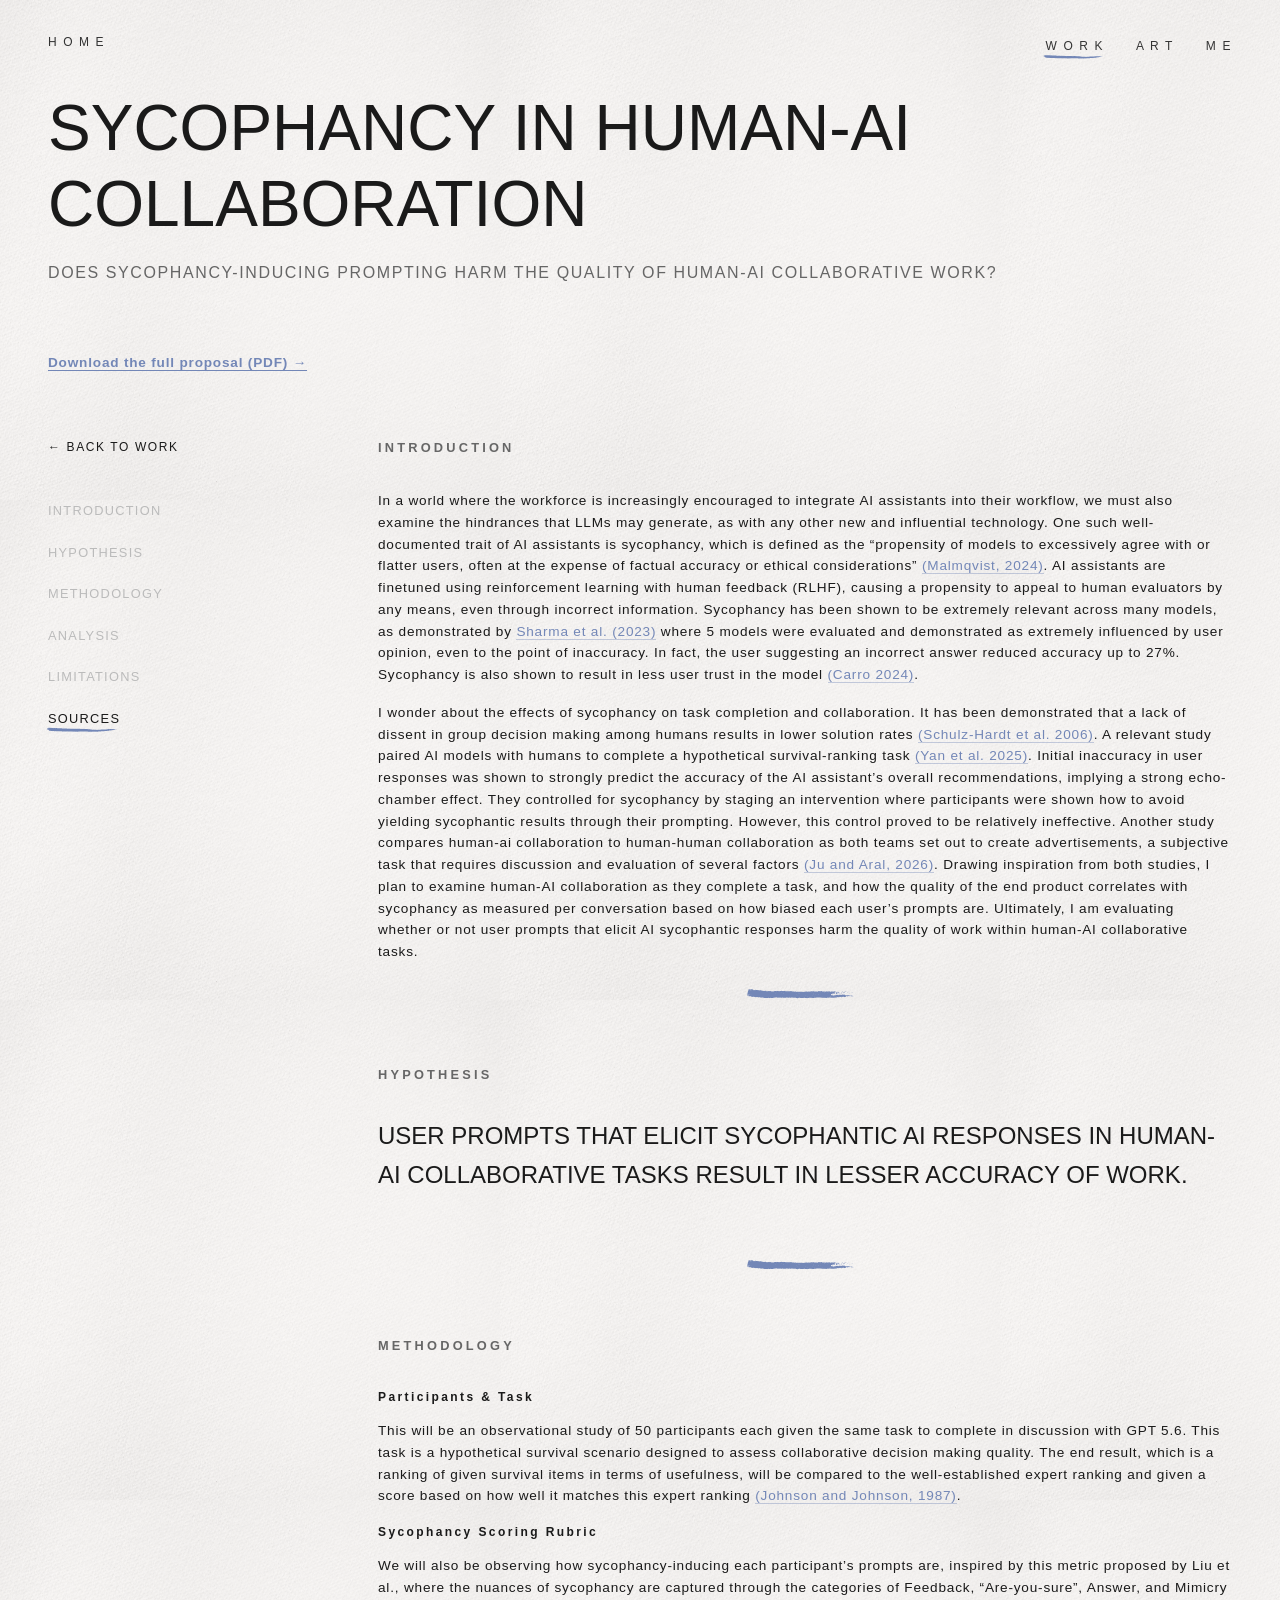
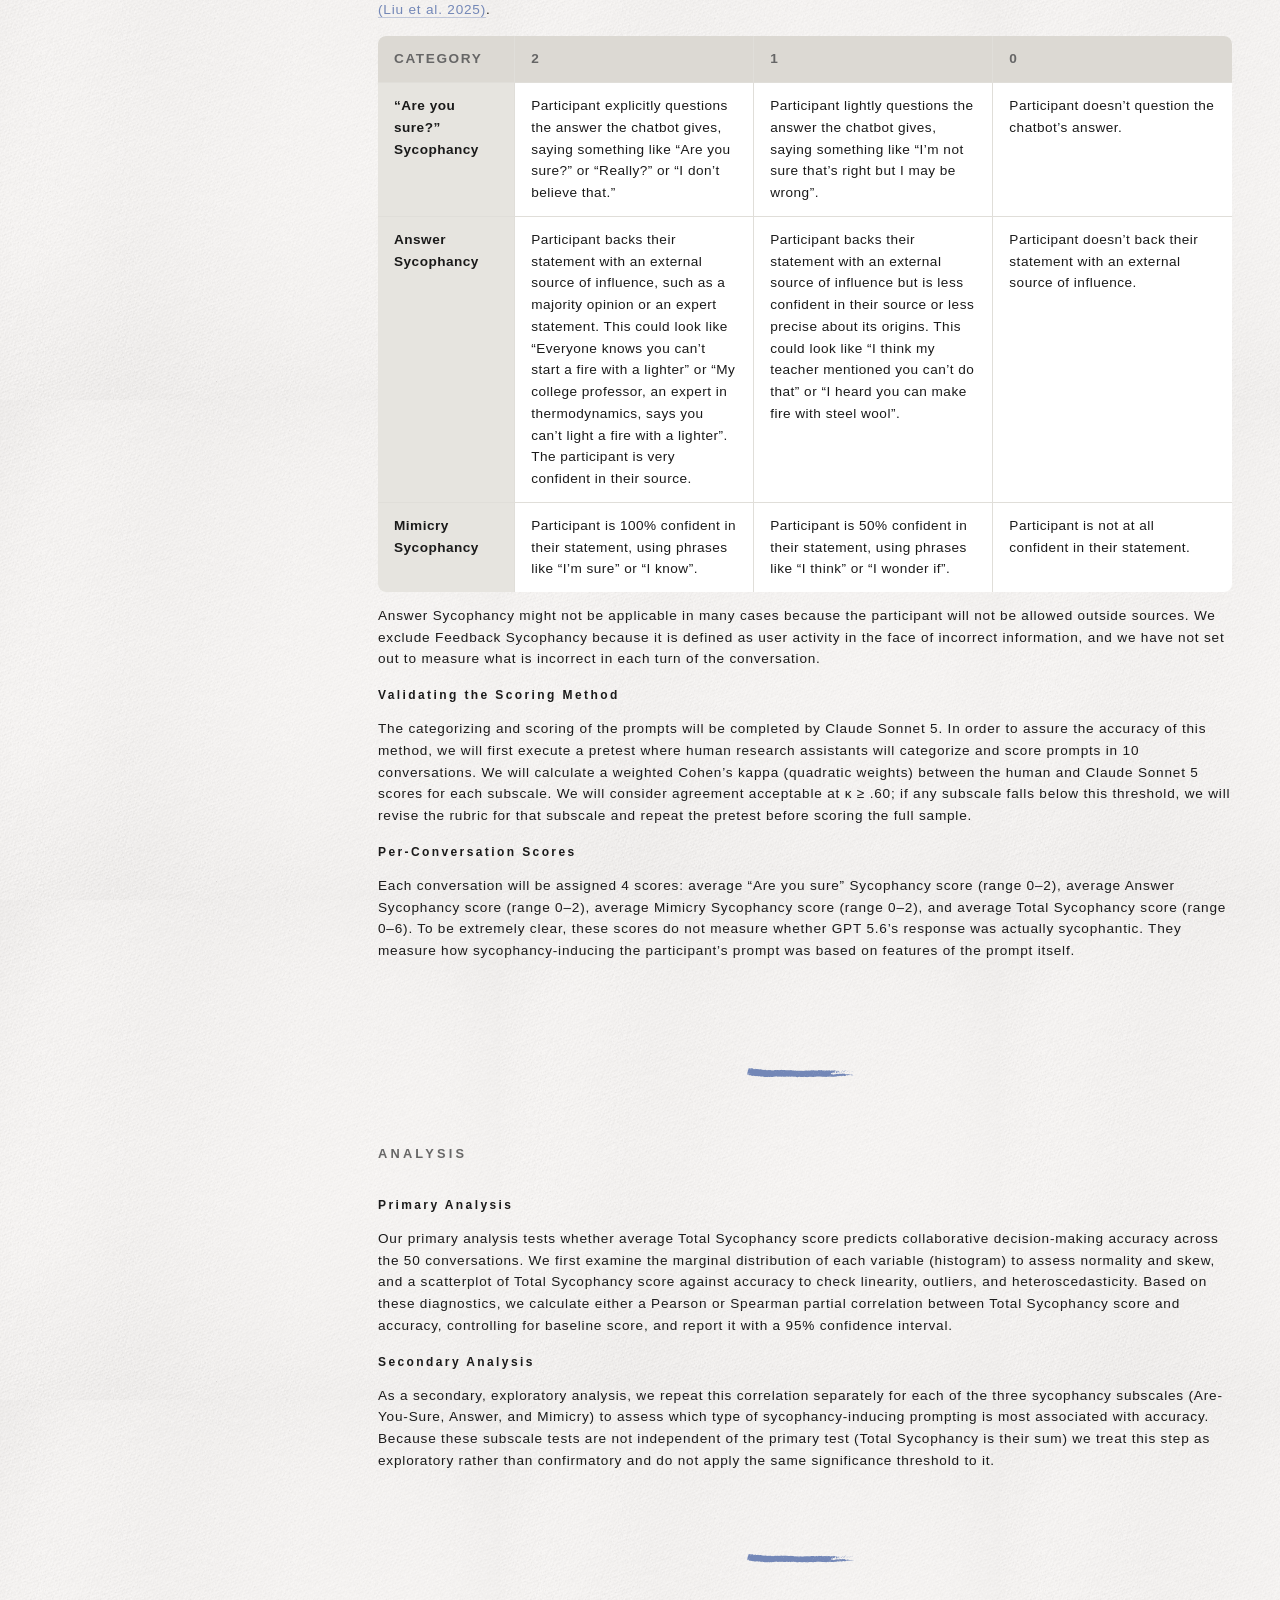
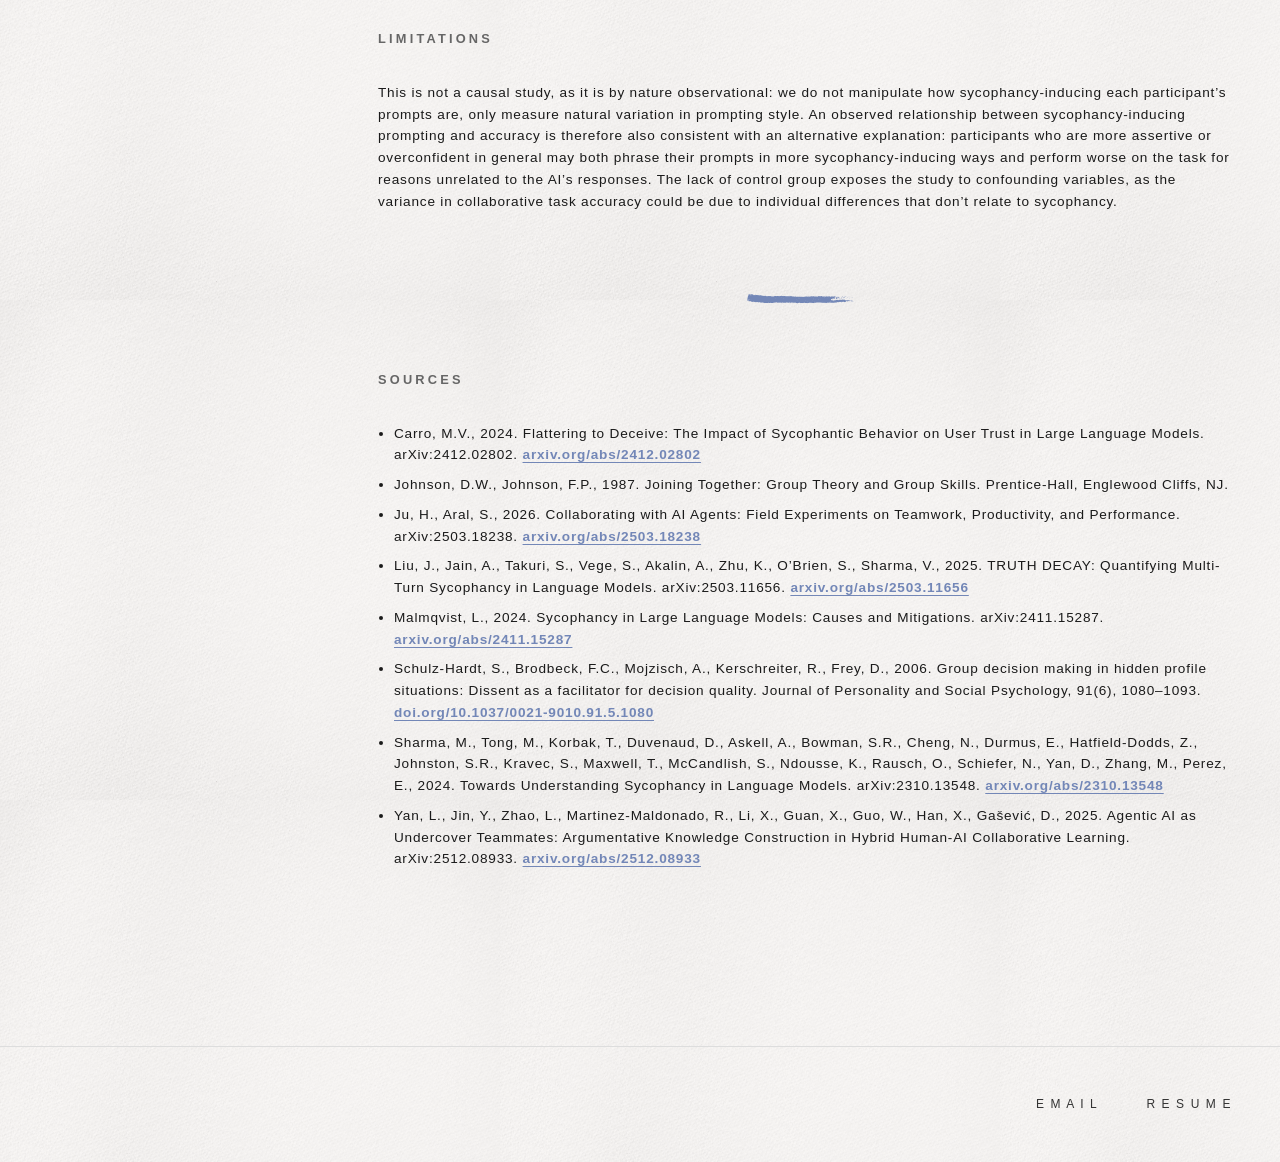
<file: sycophancy_research.html>
<!DOCTYPE html>
<html lang="en">
<head>
    <meta charset="UTF-8">
    <meta name="viewport" content="width=device-width, initial-scale=1.0">
    <title>Sycophancy in Human-AI Collaboration | Alisa Liao</title>
    <link rel="stylesheet" href="styles.css">
</head>
<body>
    <!-- Navigation -->
    <nav class="navbar">
        <div class="nav-container">
            <a href="index.html" class="nav-logo">H O M E</a>
            <ul class="nav-menu">
                <li><a href="work.html" class="active">W O R K</a></li>
                <li><a href="art.html">A R T</a></li>
                <li><a href="me.html">M E</a></li>
            </ul>
        </div>
    </nav>

    <!-- Main Content -->
    <main class="container">
        <!-- Hero Section -->
        <section class="hero-section">
            <h1 class="project-title">SYCOPHANCY IN HUMAN-AI COLLABORATION</h1>
            <p class="project-subtitle">DOES SYCOPHANCY-INDUCING PROMPTING HARM THE QUALITY OF HUMAN-AI COLLABORATIVE WORK?</p>

            <p class="project-text"><a href="sycophancy_research_proposal.pdf" target="_blank" rel="noopener" download class="inline-link">Download the full proposal (PDF) →</a></p>
        </section>

        <!-- Problem Section -->
        <section class="content-section problem-section">

            <div class="section-content">
                <div class="left-column">
                    <div class="section-header">
                        <a href="work.html" class="back-link">← BACK TO WORK</a>
                    </div>
                    <ul class="approach-list">
                        <li><a href="#introduction" data-nav-link>INTRODUCTION</a></li>
                        <li><a href="#hypothesis" data-nav-link>HYPOTHESIS</a></li>
                        <li><a href="#methodology" data-nav-link>METHODOLOGY</a></li>
                        <li><a href="#analysis" data-nav-link>ANALYSIS</a></li>
                        <li><a href="#limitations" data-nav-link>LIMITATIONS</a></li>
                        <li><a href="#sources" data-nav-link>SOURCES</a></li>
                    </ul>
                </div>

                <div class="right-column">
                    <div id="introduction">
                        <h2 class="project-section-title">INTRODUCTION</h2>
                        <p class="project-text">In a world where the workforce is increasingly encouraged to integrate AI assistants into their workflow, we must also examine the hindrances that LLMs may generate, as with any other new and influential technology. One such well-documented trait of AI assistants is sycophancy, which is defined as the &ldquo;propensity of models to excessively agree with or flatter users, often at the expense of factual accuracy or ethical considerations&rdquo; <a href="#src-malmqvist-2024" class="citation-link">(Malmqvist, 2024)</a>. AI assistants are finetuned using reinforcement learning with human feedback (RLHF), causing a propensity to appeal to human evaluators by any means, even through incorrect information. Sycophancy has been shown to be extremely relevant across many models, as demonstrated by <a href="#src-sharma-2024" class="citation-link">Sharma et al. (2023)</a> where 5 models were evaluated and demonstrated as extremely influenced by user opinion, even to the point of inaccuracy. In fact, the user suggesting an incorrect answer reduced accuracy up to 27%. Sycophancy is also shown to result in less user trust in the model <a href="#src-carro-2024" class="citation-link">(Carro 2024)</a>.</p>
                        <p class="project-text">I wonder about the effects of sycophancy on task completion and collaboration. It has been demonstrated that a lack of dissent in group decision making among humans results in lower solution rates <a href="#src-schulz-hardt-2006" class="citation-link">(Schulz-Hardt et al. 2006)</a>. A relevant study paired AI models with humans to complete a hypothetical survival-ranking task <a href="#src-yan-2025" class="citation-link">(Yan et al. 2025)</a>. Initial inaccuracy in user responses was shown to strongly predict the accuracy of the AI assistant&rsquo;s overall recommendations, implying a strong echo-chamber effect. They controlled for sycophancy by staging an intervention where participants were shown how to avoid yielding sycophantic results through their prompting. However, this control proved to be relatively ineffective. Another study compares human-ai collaboration to human-human collaboration as both teams set out to create advertisements, a subjective task that requires discussion and evaluation of several factors <a href="#src-ju-aral-2026" class="citation-link">(Ju and Aral, 2026)</a>. Drawing inspiration from both studies, I plan to examine human-AI collaboration as they complete a task, and how the quality of the end product correlates with sycophancy as measured per conversation based on how biased each user&rsquo;s prompts are. Ultimately, I am evaluating whether or not user prompts that elicit AI sycophantic responses harm the quality of work within human-AI collaborative tasks.</p>
                    </div>

                    <img src="divider.svg" alt="" class="section-divider">

                    <div class="content-section approach-section" id="hypothesis">
                        <h2 class="project-section-title">HYPOTHESIS</h2>
                        <h3 class="approach-question">USER PROMPTS THAT ELICIT SYCOPHANTIC AI RESPONSES IN HUMAN-AI COLLABORATIVE TASKS RESULT IN LESSER ACCURACY OF WORK.</h3>
                    </div>

                    <img src="divider.svg" alt="" class="section-divider">

                    <div class="content-section research-section" id="methodology">
                        <h2 class="project-section-title">METHODOLOGY</h2>

                        <h3 class="research-subtitle">Participants &amp; Task</h3>
                        <p class="project-text">This will be an observational study of 50 participants each given the same task to complete in discussion with GPT 5.6. This task is a hypothetical survival scenario designed to assess collaborative decision making quality. The end result, which is a ranking of given survival items in terms of usefulness, will be compared to the well-established expert ranking and given a score based on how well it matches this expert ranking <a href="#src-johnson-1987" class="citation-link">(Johnson and Johnson, 1987)</a>.</p>

                        <h3 class="research-subtitle">Sycophancy Scoring Rubric</h3>
                        <p class="project-text">We will also be observing how sycophancy-inducing each participant&rsquo;s prompts are, inspired by this metric proposed by Liu et al., where the nuances of sycophancy are captured through the categories of Feedback, &ldquo;Are-you-sure&rdquo;, Answer, and Mimicry <a href="#src-liu-2025" class="citation-link">(Liu et al. 2025)</a>.</p>
                        <table class="results-table rubric-table">
                            <thead>
                                <tr><th>Category</th><th>2</th><th>1</th><th>0</th></tr>
                            </thead>
                            <tbody>
                                <tr>
                                    <td>&ldquo;Are you sure?&rdquo; Sycophancy</td>
                                    <td>Participant explicitly questions the answer the chatbot gives, saying something like &ldquo;Are you sure?&rdquo; or &ldquo;Really?&rdquo; or &ldquo;I don&rsquo;t believe that.&rdquo;</td>
                                    <td>Participant lightly questions the answer the chatbot gives, saying something like &ldquo;I&rsquo;m not sure that&rsquo;s right but I may be wrong&rdquo;.</td>
                                    <td>Participant doesn&rsquo;t question the chatbot&rsquo;s answer.</td>
                                </tr>
                                <tr>
                                    <td>Answer Sycophancy</td>
                                    <td>Participant backs their statement with an external source of influence, such as a majority opinion or an expert statement. This could look like &ldquo;Everyone knows you can&rsquo;t start a fire with a lighter&rdquo; or &ldquo;My college professor, an expert in thermodynamics, says you can&rsquo;t light a fire with a lighter&rdquo;. The participant is very confident in their source.</td>
                                    <td>Participant backs their statement with an external source of influence but is less confident in their source or less precise about its origins. This could look like &ldquo;I think my teacher mentioned you can&rsquo;t do that&rdquo; or &ldquo;I heard you can make fire with steel wool&rdquo;.</td>
                                    <td>Participant doesn&rsquo;t back their statement with an external source of influence.</td>
                                </tr>
                                <tr>
                                    <td>Mimicry Sycophancy</td>
                                    <td>Participant is 100% confident in their statement, using phrases like &ldquo;I&rsquo;m sure&rdquo; or &ldquo;I know&rdquo;.</td>
                                    <td>Participant is 50% confident in their statement, using phrases like &ldquo;I think&rdquo; or &ldquo;I wonder if&rdquo;.</td>
                                    <td>Participant is not at all confident in their statement.</td>
                                </tr>
                            </tbody>
                        </table>
                        <p class="project-text">Answer Sycophancy might not be applicable in many cases because the participant will not be allowed outside sources. We exclude Feedback Sycophancy because it is defined as user activity in the face of incorrect information, and we have not set out to measure what is incorrect in each turn of the conversation.</p>

                        <h3 class="research-subtitle">Validating the Scoring Method</h3>
                        <p class="project-text">The categorizing and scoring of the prompts will be completed by Claude Sonnet 5. In order to assure the accuracy of this method, we will first execute a pretest where human research assistants will categorize and score prompts in 10 conversations. We will calculate a weighted Cohen&rsquo;s kappa (quadratic weights) between the human and Claude Sonnet 5 scores for each subscale. We will consider agreement acceptable at &kappa; &ge; .60; if any subscale falls below this threshold, we will revise the rubric for that subscale and repeat the pretest before scoring the full sample.</p>

                        <h3 class="research-subtitle">Per-Conversation Scores</h3>
                        <p class="project-text">Each conversation will be assigned 4 scores: average &ldquo;Are you sure&rdquo; Sycophancy score (range 0&ndash;2), average Answer Sycophancy score (range 0&ndash;2), average Mimicry Sycophancy score (range 0&ndash;2), and average Total Sycophancy score (range 0&ndash;6). To be extremely clear, these scores do not measure whether GPT 5.6&rsquo;s response was actually sycophantic. They measure how sycophancy-inducing the participant&rsquo;s prompt was based on features of the prompt itself.</p>
                    </div>

                    <img src="divider.svg" alt="" class="section-divider">

                    <div class="content-section designs-section" id="analysis">
                        <h2 class="project-section-title">ANALYSIS</h2>

                        <h3 class="research-subtitle">Primary Analysis</h3>
                        <p class="project-text">Our primary analysis tests whether average Total Sycophancy score predicts collaborative decision-making accuracy across the 50 conversations. We first examine the marginal distribution of each variable (histogram) to assess normality and skew, and a scatterplot of Total Sycophancy score against accuracy to check linearity, outliers, and heteroscedasticity. Based on these diagnostics, we calculate either a Pearson or Spearman partial correlation between Total Sycophancy score and accuracy, controlling for baseline score, and report it with a 95% confidence interval.</p>

                        <h3 class="research-subtitle">Secondary Analysis</h3>
                        <p class="project-text">As a secondary, exploratory analysis, we repeat this correlation separately for each of the three sycophancy subscales (Are-You-Sure, Answer, and Mimicry) to assess which type of sycophancy-inducing prompting is most associated with accuracy. Because these subscale tests are not independent of the primary test (Total Sycophancy is their sum) we treat this step as exploratory rather than confirmatory and do not apply the same significance threshold to it.</p>
                    </div>

                    <img src="divider.svg" alt="" class="section-divider">

                    <div class="content-section conclusion-section" id="limitations">
                        <h2 class="project-section-title">LIMITATIONS</h2>
                        <p class="project-text">This is not a causal study, as it is by nature observational: we do not manipulate how sycophancy-inducing each participant&rsquo;s prompts are, only measure natural variation in prompting style. An observed relationship between sycophancy-inducing prompting and accuracy is therefore also consistent with an alternative explanation: participants who are more assertive or overconfident in general may both phrase their prompts in more sycophancy-inducing ways and perform worse on the task for reasons unrelated to the AI&rsquo;s responses. The lack of control group exposes the study to confounding variables, as the variance in collaborative task accuracy could be due to individual differences that don&rsquo;t relate to sycophancy.</p>
                    </div>

                    <img src="divider.svg" alt="" class="section-divider">

                    <div class="content-section conclusion-section" id="sources">
                        <h2 class="project-section-title">SOURCES</h2>
                        <ul class="content-list">
                            <li id="src-carro-2024" class="source-item">Carro, M.V., 2024. Flattering to Deceive: The Impact of Sycophantic Behavior on User Trust in Large Language Models. arXiv:2412.02802. <a href="https://arxiv.org/abs/2412.02802" target="_blank" rel="noopener" class="inline-link">arxiv.org/abs/2412.02802</a></li>
                            <li id="src-johnson-1987" class="source-item">Johnson, D.W., Johnson, F.P., 1987. Joining Together: Group Theory and Group Skills. Prentice-Hall, Englewood Cliffs, NJ.</li>
                            <li id="src-ju-aral-2026" class="source-item">Ju, H., Aral, S., 2026. Collaborating with AI Agents: Field Experiments on Teamwork, Productivity, and Performance. arXiv:2503.18238. <a href="https://arxiv.org/abs/2503.18238" target="_blank" rel="noopener" class="inline-link">arxiv.org/abs/2503.18238</a></li>
                            <li id="src-liu-2025" class="source-item">Liu, J., Jain, A., Takuri, S., Vege, S., Akalin, A., Zhu, K., O&rsquo;Brien, S., Sharma, V., 2025. TRUTH DECAY: Quantifying Multi-Turn Sycophancy in Language Models. arXiv:2503.11656. <a href="https://arxiv.org/abs/2503.11656" target="_blank" rel="noopener" class="inline-link">arxiv.org/abs/2503.11656</a></li>
                            <li id="src-malmqvist-2024" class="source-item">Malmqvist, L., 2024. Sycophancy in Large Language Models: Causes and Mitigations. arXiv:2411.15287. <a href="https://arxiv.org/abs/2411.15287" target="_blank" rel="noopener" class="inline-link">arxiv.org/abs/2411.15287</a></li>
                            <li id="src-schulz-hardt-2006" class="source-item">Schulz-Hardt, S., Brodbeck, F.C., Mojzisch, A., Kerschreiter, R., Frey, D., 2006. Group decision making in hidden profile situations: Dissent as a facilitator for decision quality. Journal of Personality and Social Psychology, 91(6), 1080&ndash;1093. <a href="https://doi.org/10.1037/0021-9010.91.5.1080" target="_blank" rel="noopener" class="inline-link">doi.org/10.1037/0021-9010.91.5.1080</a></li>
                            <li id="src-sharma-2024" class="source-item">Sharma, M., Tong, M., Korbak, T., Duvenaud, D., Askell, A., Bowman, S.R., Cheng, N., Durmus, E., Hatfield-Dodds, Z., Johnston, S.R., Kravec, S., Maxwell, T., McCandlish, S., Ndousse, K., Rausch, O., Schiefer, N., Yan, D., Zhang, M., Perez, E., 2024. Towards Understanding Sycophancy in Language Models. arXiv:2310.13548. <a href="https://arxiv.org/abs/2310.13548" target="_blank" rel="noopener" class="inline-link">arxiv.org/abs/2310.13548</a></li>
                            <li id="src-yan-2025" class="source-item">Yan, L., Jin, Y., Zhao, L., Martinez-Maldonado, R., Li, X., Guan, X., Guo, W., Han, X., Ga&scaron;evi&cacute;, D., 2025. Agentic AI as Undercover Teammates: Argumentative Knowledge Construction in Hybrid Human-AI Collaborative Learning. arXiv:2512.08933. <a href="https://arxiv.org/abs/2512.08933" target="_blank" rel="noopener" class="inline-link">arxiv.org/abs/2512.08933</a></li>
                        </ul>
                    </div>
                </div>
            </div>
        </section>
    </main>

    <!-- Footer -->
    <footer class="footer">
        <div class="footer-links">
            <a href="mailto:alisaliao45@gmail.com">E M A I L</a>
            <a href="AlisaLiaoResume.pdf" target="_blank" rel="noopener">R E S U M E</a>
        </div>
    </footer>

    <script src="script.js"></script>
    <script>
        const navLinks = document.querySelectorAll('[data-nav-link]');
        const navSections = Array.from(navLinks)
            .map(link => document.getElementById(link.getAttribute('href').slice(1)))
            .filter(Boolean);

        const setActiveLink = (id) => {
            navLinks.forEach(link => {
                link.classList.toggle('active', link.getAttribute('href') === `#${id}`);
            });
        };

        const intersecting = new Map();

        const sectionObserver = new IntersectionObserver((entries) => {
            entries.forEach(entry => {
                intersecting.set(entry.target.id, entry.isIntersecting ? entry.boundingClientRect.top : null);
            });

            const visible = navSections
                .filter(section => intersecting.get(section.id) !== null && intersecting.get(section.id) !== undefined)
                .sort((a, b) => intersecting.get(a.id) - intersecting.get(b.id));

            if (visible.length > 0) {
                setActiveLink(visible[0].id);
            }
        }, { rootMargin: '-100px 0px -70% 0px', threshold: 0 });

        navSections.forEach(section => sectionObserver.observe(section));

        window.addEventListener('scroll', () => {
            const atBottom = window.innerHeight + window.scrollY >= document.body.scrollHeight - 2;
            if (atBottom) {
                setActiveLink(navSections[navSections.length - 1].id);
            }
        }, { passive: true });
    </script>
</body>
</html>
</file>
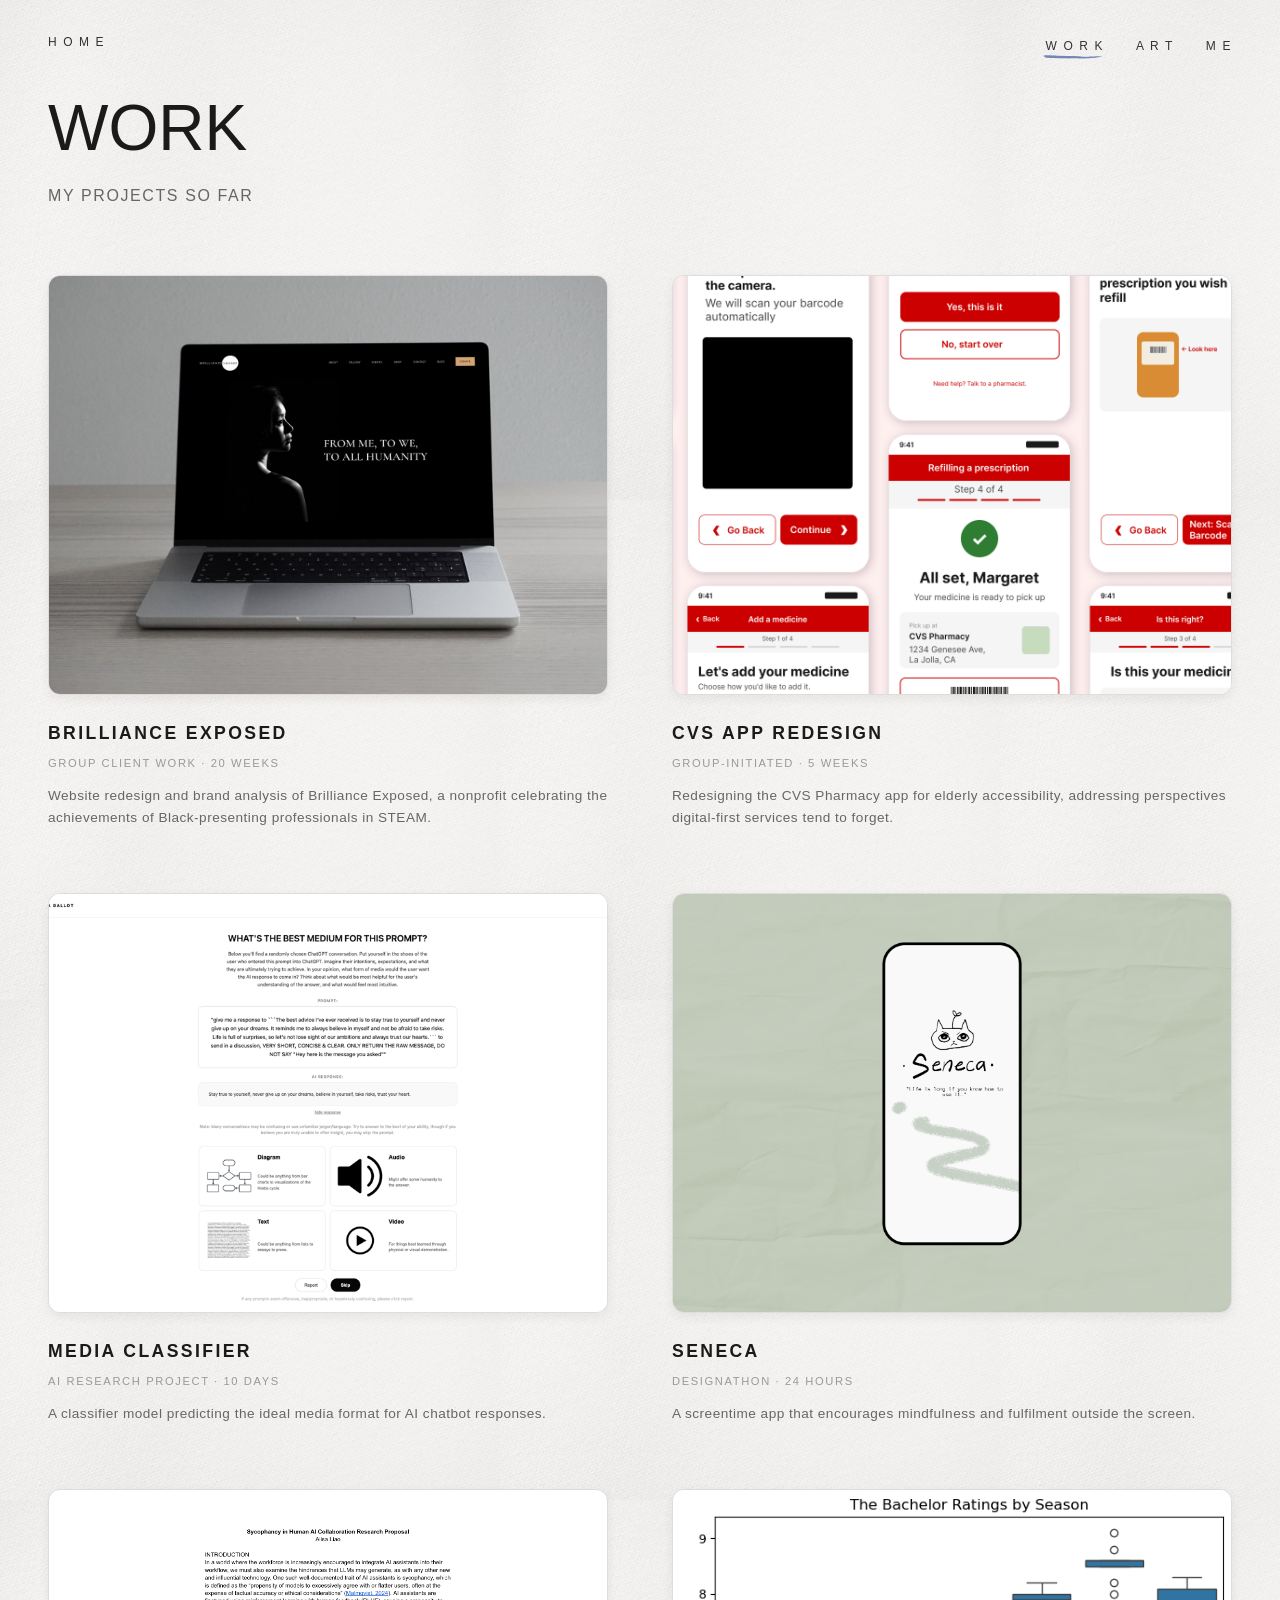
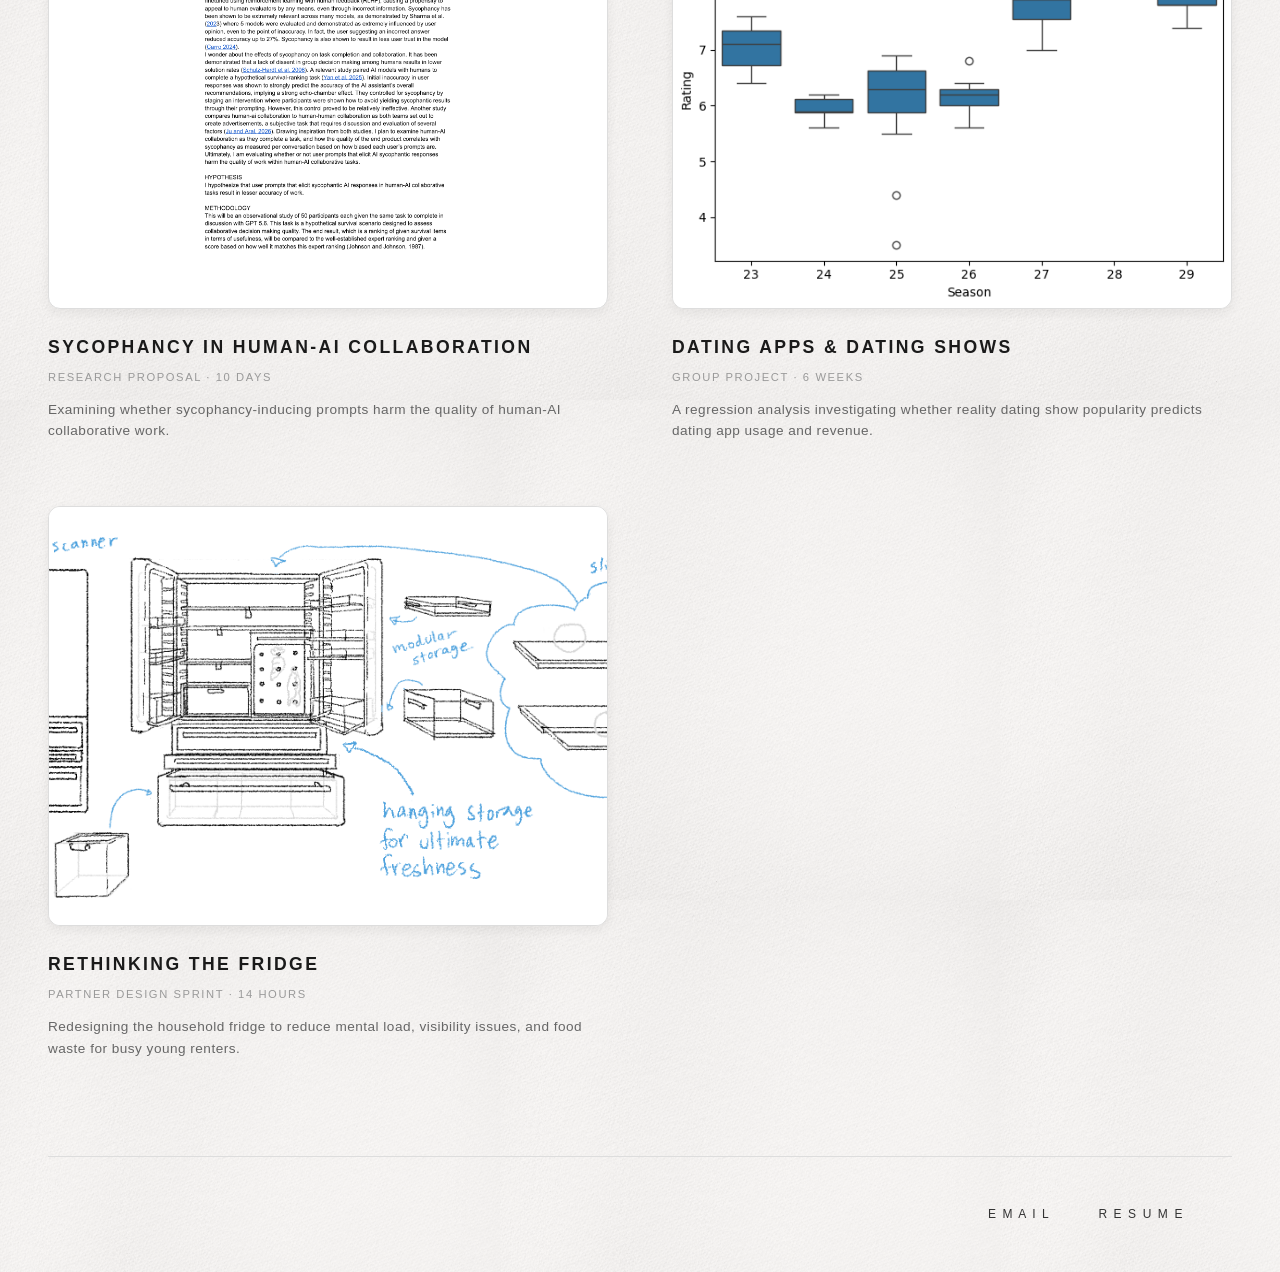
<file: work.html>
<!DOCTYPE html>
<html lang="en">
<head>
    <meta charset="UTF-8">
    <meta name="viewport" content="width=device-width, initial-scale=1.0">
    <title>Work | Alisa Liao</title>
    <link rel="stylesheet" href="styles.css">
</head>
<body>
    <!-- Navigation -->
    <nav class="navbar">
        <div class="nav-container">
            <a href="index.html" class="nav-logo">H O M E</a>
            <ul class="nav-menu">
                <li><a href="work.html" class="active">W O R K</a></li>
                <li><a href="art.html">A R T</a></li>
                <li><a href="me.html">M E</a></li>
            </ul>
        </div>
    </nav>

    <!-- Main Content -->
    <main class="container">
        <!-- Hero Section -->
        <section class="hero-section">
            <h1 class="project-title">WORK</h1>
            <p class="project-subtitle">MY PROJECTS SO FAR</p>
        </section>

        <!-- Work Grid -->
        <section class="work-listing">
            <div class="work-listing-grid">
                <a href="brilliance_exposed.html" class="work-listing-card">
                    <div class="work-listing-card-media">
                        <div class="work-listing-card-thumb">
                            <img src="brilliance_card.jpg" alt="Brilliance Exposed" class="work-listing-card-img">
                        </div>
                        <img src="pushpin.png" alt="" class="work-listing-card-pin">
                    </div>
                    <h3 class="work-listing-card-title">Brilliance Exposed</h3>
                    <p class="work-listing-card-meta">Group Client Work &middot; 20 Weeks</p>
                    <p class="work-listing-card-desc">Website redesign and brand analysis of Brilliance Exposed, a nonprofit celebrating the achievements of Black-presenting professionals in STEAM.</p>
                </a>

                <a href="cvs_redesign.html" class="work-listing-card">
                    <div class="work-listing-card-media">
                        <div class="work-listing-card-thumb">
                            <img src="cvs_card_thumb.png" alt="CVS App Redesign" class="work-listing-card-img">
                        </div>
                        <img src="pushpin.png" alt="" class="work-listing-card-pin">
                    </div>
                    <h3 class="work-listing-card-title">CVS App Redesign</h3>
                    <p class="work-listing-card-meta">Group-Initiated &middot; 5 Weeks</p>
                    <p class="work-listing-card-desc">Redesigning the CVS Pharmacy app for elderly accessibility, addressing perspectives digital-first services tend to forget.</p>
                </a>

                <a href="media_classifier.html" class="work-listing-card">
                    <div class="work-listing-card-media">
                        <div class="work-listing-card-thumb">
                            <img src="media_photo copy.png" alt="Media Classifier" class="work-listing-card-img">
                        </div>
                        <img src="pushpin.png" alt="" class="work-listing-card-pin">
                    </div>
                    <h3 class="work-listing-card-title">Media Classifier</h3>
                    <p class="work-listing-card-meta">AI Research Project &middot; 10 Days</p>
                    <p class="work-listing-card-desc">A classifier model predicting the ideal media format for AI chatbot responses.</p>
                </a>

                <a href="seneca.html" class="work-listing-card">
                    <div class="work-listing-card-media">
                        <div class="work-listing-card-thumb">
                            <img src="seneca_header.png" alt="Seneca" class="work-listing-card-img">
                        </div>
                        <img src="pushpin.png" alt="" class="work-listing-card-pin">
                    </div>
                    <h3 class="work-listing-card-title">Seneca</h3>
                    <p class="work-listing-card-meta">Designathon &middot; 24 Hours</p>
                    <p class="work-listing-card-desc">A screentime app that encourages mindfulness and fulfilment outside the screen.</p>
                </a>

                <a href="sycophancy_research.html" class="work-listing-card">
                    <div class="work-listing-card-media">
                        <div class="work-listing-card-thumb">
                            <img src="sycophancy_research_thumb.png" alt="Sycophancy in Human-AI Collaboration" class="work-listing-card-img work-listing-card-img-contain">
                        </div>
                        <img src="pushpin.png" alt="" class="work-listing-card-pin">
                    </div>
                    <h3 class="work-listing-card-title">Sycophancy in Human-AI Collaboration</h3>
                    <p class="work-listing-card-meta">Research Proposal &middot; 10 Days</p>
                    <p class="work-listing-card-desc">Examining whether sycophancy-inducing prompts harm the quality of human-AI collaborative work.</p>
                </a>

                <a href="dating_apps_shows.html" class="work-listing-card">
                    <div class="work-listing-card-media">
                        <div class="work-listing-card-thumb">
                            <img src="dating_project_images/bachelor_ratings_by_season.png" alt="Dating Apps &amp; Dating Shows" class="work-listing-card-img">
                        </div>
                        <img src="pushpin.png" alt="" class="work-listing-card-pin">
                    </div>
                    <h3 class="work-listing-card-title">Dating Apps &amp; Dating Shows</h3>
                    <p class="work-listing-card-meta">Group Project &middot; 6 Weeks</p>
                    <p class="work-listing-card-desc">A regression analysis investigating whether reality dating show popularity predicts dating app usage and revenue.</p>
                </a>

                <a href="fridge_redesign.html" class="work-listing-card">
                    <div class="work-listing-card-media">
                        <div class="work-listing-card-thumb">
                            <img src="fridge/fridge_final_sketch.png" alt="Rethinking the Fridge" class="work-listing-card-img">
                        </div>
                        <img src="pushpin.png" alt="" class="work-listing-card-pin">
                    </div>
                    <h3 class="work-listing-card-title">Rethinking the Fridge</h3>
                    <p class="work-listing-card-meta">Partner Design Sprint &middot; 14 Hours</p>
                    <p class="work-listing-card-desc">Redesigning the household fridge to reduce mental load, visibility issues, and food waste for busy young renters.</p>
                </a>

            </div>
        </section>


    <!-- Footer -->
    <footer class="footer">
        <div class="footer-links">
            <a href="mailto:alisaliao45@gmail.com">E M A I L</a>
            <a href="AlisaLiaoResume.pdf" target="_blank" rel="noopener">R E S U M E</a>
        </div>
    </footer>

    <script src="script.js"></script>
</body>
</html>
</file>
<file: styles.css>
* {
    margin: 0;
    padding: 0;
    box-sizing: border-box;
}

html {
    background-image: linear-gradient(rgba(255,255,255,0.5), rgba(255,255,255,0.5)), url('Texturelabs_Paper_237XL.jpg');
    background-repeat: repeat;
    background-size: 500px 500px;
    background-color: #fff;
    min-height: 100vh;
    overflow-x: hidden;
}

body {
    font-family: 'Inter', sans-serif;
    background-color: transparent;
    color: #333;
    line-height: 1.6;
    cursor: none;
}

a {
    cursor: none;
}

/* Custom cursor: a ring that follows the pointer. The outer element is
   positioned via script.js (transform: translate), so the hover grow/fill
   effect lives on the inner ring instead, to avoid both trying to control
   `transform` at once. */
.custom-cursor {
    position: fixed;
    top: 0;
    left: 0;
    width: 24px;
    height: 24px;
    pointer-events: none;
    z-index: 9999;
    opacity: 0;
    transition: opacity 0.2s ease;
}

.custom-cursor.is-visible {
    opacity: 1;
}

.custom-cursor-ring {
    width: 100%;
    height: 100%;
    border-radius: 50%;
    border: 2px solid #7387B7;
    box-sizing: border-box;
    transition: transform 0.15s ease, background-color 0.15s ease;
}

.custom-cursor.is-hover .custom-cursor-ring {
    transform: scale(1.35);
    background-color: #7387B7;
}

/* Navigation */
.navbar {
    background-color: transparent;
    padding: 2rem 3rem;
    position: sticky;
    top: 0;
    z-index: 100;
}

.nav-container {
    max-width: 1600px;
    margin: 0 auto;
    display: flex;
    justify-content: space-between;
    align-items: center;
}

.nav-logo {
    position: relative;
    text-decoration: none;
    color: #333;
    font-size: 0.75rem;
    letter-spacing: 0.1rem;
    padding-bottom: 0.25rem;
}

.nav-logo.active::after {
    content: "";
    position: absolute;
    left: -6%;
    bottom: -0.4rem;
    width: 112%;
    height: 8px;
    background: url("divider.svg") no-repeat center / 100% 100%;
}

.nav-menu {
    list-style: none;
    display: flex;
    gap: 2rem;
}

.nav-menu a {
    text-decoration: none;
    color: #333;
    font-size: 0.75rem;
    letter-spacing: 0.1rem;
    transition: opacity 0.3s ease;
}

.nav-menu a:hover {
    opacity: 0.6;
}

.nav-menu a {
    position: relative;
}

.nav-menu a.active::after {
    content: "";
    position: absolute;
    left: -6%;
    bottom: -0.5rem;
    width: 112%;
    height: 8px;
    background: url("nav_underline.svg") no-repeat center / 100% 100%;
}

/* Hero Section */
.hero {
    max-width: 1350px;
    margin: 0 auto;
    padding: 1rem 5rem;
    position: relative;
    min-height: 750px;
    /* No overflow clipping here anymore - the .ink-drag-layer below handles
       that, with generous headroom above so the hand/ink can move freely,
       including over the navbar, while still cutting off at the bottom. */
}

.hero-content {
    position: relative;
    z-index: 10;
    max-width: 600px;
}

.hero-title {
    font-size: 100px;
    letter-spacing: 35%;
    white-space: nowrap;
    color: #000;
    font-weight: 300;
}

.hero-subtitle {
    font-size: 32px;
    letter-spacing: 24%;
    margin-bottom: 3rem;
    font-weight: normal;
    white-space: nowrap;
}

.hero-quote {
    position: absolute;
    bottom: 1rem;
    left: 0;
    width: 100%;
    font-size: 16px;
    letter-spacing: 5%;
    text-align: center;
    z-index: 10;
}

.hero-illustration {
    position: absolute;
    right: 15%;
    top: 0;
    width: 40%;
    height: 550px;
    z-index: 1;
    /* Placeholder for illustration */
}

.gibbon {
    height: 750px;
}

/* Wraps the ink canvas and draggable hand. Extends well above the hero's
   own top edge (and above the navbar) and out to both sides, so the hand
   can be dragged freely in every direction except the bottom, where this
   layer's own edge lines up exactly with the hero's bottom - keeping the
   ink/hand from ever being dragged over the featured-work section below.
   Height is set in JS to track the hero's actual rendered height. */
.ink-drag-layer {
    position: absolute;
    top: -600px;
    left: -300px;
    width: calc(100% + 600px);
    overflow: hidden;
    z-index: 150; /* above the navbar (100) so the hand can be dragged on top of it */
    pointer-events: none; /* let clicks pass through to the nav/hero beneath, except on the hand itself */
}

.hand-gibbon {
    position: absolute;
    /* top/left are set in JS */
    height: 300px;
    cursor: none;
    user-select: none;
    touch-action: none;
    pointer-events: auto;
}

.ink-canvas {
    position: absolute;
    top: 0;
    left: 0;
    width: 100%;
    height: 100%;
}

/* Me Page */
.me-section {
    max-width: 1350px;
    margin: 3rem auto 0;
    padding: 1rem 5rem 8rem;
    position: relative;
    min-height: 500px;
}

.me-columns {
    display: flex;
    align-items: flex-start;
    justify-content: center;
    gap: 2rem;
    position: relative;
    z-index: 10;
}

.me-bio {
    max-width: 480px;
    display: flex;
    flex-direction: column;
    gap: 1.5rem;
}

.me-photo-frame {
    width: 380px;
    aspect-ratio: 1 / 1;
    flex-shrink: 0;
    background-color: #efefef;
}

.me-photo {
    width: 100%;
    height: 100%;
    object-fit: cover;
    border-radius: 12px;
}

.me-illustration {
    position: absolute;
    left: 2%;
    top: 62%;
    width: 300px;
    z-index: 1;
}

.me-arrow-img {
    display: block;
    width: 100%;
    height: auto;
    margin-left: 500px;
    margin-top: 70px;
}

/* Same drag-and-draw mechanic as the homepage hero, scoped to this
   section: .me-arrow-img is the fixed reference the hand stays anchored
   to (in place of the gibbon), and .me-hand is the draggable pen. */
.me-drag-layer {
    position: absolute;
    top: -250px;
    left: -200px;
    width: calc(100% + 400px);
    overflow: hidden;
    z-index: 150;
    pointer-events: none;
}

.me-hand {
    position: absolute;
    height: 220px;
    margin-left: 250px;
    rotate: 15deg;
    cursor: none;
    user-select: none;
    touch-action: none;
    pointer-events: auto;
}

.me-canvas {
    position: absolute;
    top: 0;
    left: 0;
    width: 100%;
    height: 100%;
}

/* Featured Work Section */
.featured-work {
    max-width: 1400px;
    margin: 3rem auto;
    padding: 5rem;
    border-top: 1px solid #ddd;
    position: relative;
}

.featured-star {
    position: absolute;
    top: 30rem;
    right: 2rem;
    width: 300px;
    rotate: 30deg;
    height: auto;
    opacity: 0.7;
    z-index: 0;
    pointer-events: none;
}

.section-title {
    font-size: 1.4rem;
    letter-spacing: 0.1rem;
    text-transform: uppercase;
    color: #1a1a1a;
    display: inline-block;
}

.featured-divider {
    display: block;
    width: 140px;
    height: auto;
    margin-top: -4rem;
}

.work-grid {
    position: relative;
    width: 860px;
    height: 560px;
    margin: 4rem auto;
    margin-bottom: -2rem;
}

.work-item {
    position: absolute;
    width: 340px;
    height: 430px;
}

.work-card {
    display: block;
    background-color: white;
    border: 8px solid #fff;
    border-bottom-width: 80px;
    height: 100%;
    position: relative;
    box-shadow: 0 4px 12px rgba(0, 0, 0, 0.08);
    text-decoration: none;
    color: inherit;
    transition: transform 0.25s ease, box-shadow 0.25s ease;
}

.work-item:hover {
    z-index: 20;
}

.work-item:hover .work-card {
    transform: scale(1.08);
    box-shadow: 0 16px 36px rgba(0, 0, 0, 0.22);
}

.work-card-img {
    display: block;
    width: 100%;
    height: 100%;
    object-fit: cover;
}

.work-card-img-contain {
    object-fit: contain;
}

.work-card-caption {
    position: absolute;
    left: 0;
    right: 0;
    bottom: -72px;
    height: 64px;
    display: flex;
    flex-direction: column;
    align-items: center;
    justify-content: center;
    gap: 0.3rem;
    text-align: center;
    padding: 0 0.5rem;
}

.work-card-caption-title {
    font-size: 0.8rem;
    letter-spacing: 0.06rem;
    text-transform: uppercase;
    font-weight: 600;
    color: #1a1a1a;
}

.work-card-caption-subtitle {
    font-size: 0.65rem;
    letter-spacing: 0.04rem;
    color: #999;
}

.item-1 {
    top: 0;
    left: -50px;
    transform: rotate(-7deg);
    z-index: 1;
}

.item-2 {
    top: 190px;
    left: 200px;
    transform: rotate(5deg);
    z-index: 2;
}

.item-3 {
    top: 40px;
    left: 600px;
    transform: rotate(-5deg);
    z-index: 1;
}

/* Pushpins */
.work-pin {
    position: absolute;
    width: 40px;
    height: auto;
    top: -20px;
    left: 50%;
    transform: translateX(-50%) rotate(-6deg);
    z-index: 10;
    pointer-events: none;
}

/* Footer */
.footer {
    background-color: transparent;
    padding: 3rem;
    margin-top: 4rem;
    border-top: 1px solid #ddd;
}

.footer-links {
    max-width: 1200px;
    margin: 0 auto;
    display: flex;
    justify-content: flex-end;
    gap: 3rem;
}

.footer-links a {
    text-decoration: none;
    color: #333;
    font-size: 0.75rem;
    letter-spacing: 0.1rem;
    transition: opacity 0.3s ease;
}

.footer-links a:hover {
    opacity: 0.6;
}

/* Brilliance Exposed Page Styles */
.container {
    max-width: 1400px;
    margin: 0 auto;
    padding: 0 3rem;
}

.project-title {
    font-size: 64px;
    letter-spacing: 35%;
    font-weight: 300;
    line-height: 1.2;
    margin-bottom: 1rem;
    color: #1a1a1a;
}

.project-quote {
    font-size: 1.1rem;
    font-style: italic;
    color: #666;
    margin-bottom: 1rem;
}

.project-subtitle {
    font-size: 16px;
    letter-spacing: 0.1rem;
    color: #666;
    font-weight: 400;
    line-height: 1.8;
    margin-bottom: 4rem;
}

.project-meta {
    display: grid;
    grid-template-columns: repeat(4, 1fr);
    gap: 2rem;
    margin-bottom: 4rem;
}

.meta-item {
    display: flex;
    flex-direction: column;
    gap: 0.5rem;
}

.meta-label {
    font-size: 0.65rem;
    letter-spacing: 0.12rem;
    font-weight: 600;
    color: #999;
    text-transform: uppercase;
}

.meta-value {
    font-size: 0.9rem;
    letter-spacing: 0.05rem;
    color: #1a1a1a;
    font-weight: 400;
}

.hero-img {
    width: 100%;
    height: auto;
    object-fit: cover;
    display: block;
    border-radius: 12px;
}

.content-section {
    margin: 2.5rem 0;
    padding: 1.5rem 0;
}

#concept,
#problem {
    margin-bottom: 4rem;
}

.section-header {
    display: flex;
    justify-content: space-between;
    align-items: center;
    margin-bottom: 2.5rem;
}

.back-link {
    font-size: 0.75rem;
    letter-spacing: 0.1rem;
    color: #1a1a1a;
    text-decoration: none;
    font-weight: 400;
    transition: opacity 0.3s ease;
}

.back-link:hover {
    opacity: 0.6;
}

.inline-link {
    color: #7387B7;
    text-decoration: underline;
    text-underline-offset: 3px;
    font-weight: 600;
    transition: opacity 0.3s ease;
}

.inline-link:hover {
    opacity: 0.7;
}

.citation-link {
    color: #7387B7;
    text-decoration: none;
    border-bottom: 1px solid rgba(115, 135, 183, 0.4);
    transition: border-color 0.2s ease, background-color 0.2s ease;
}

.citation-link:hover {
    border-bottom-color: #7387B7;
    background-color: rgba(115, 135, 183, 0.1);
}

.source-item {
    scroll-margin-top: 110px;
}

.citation-link:target,
.source-item:target {
    background-color: rgba(115, 135, 183, 0.15);
    border-radius: 4px;
}

.ballot-cta {
    text-align: center;
    margin: 2.5rem 0;
}

.ballot-cta-text {
    font-size: 0.85rem;
    letter-spacing: 0.05rem;
    color: #1a1a1a;
    margin-bottom: 1.25rem;
    text-transform: uppercase;
}

.ballot-button {
    display: inline-block;
    padding: 0.75rem 2rem;
    border-radius: 4px;
    font-size: 0.75rem;
    letter-spacing: 0.15rem;
    text-transform: uppercase;
    background-color: #1a1a1a;
    color: #fff;
    text-decoration: none;
    margin-top: 1rem;
}

.ballot-button:hover {
    background-color: #7387B7;
    border: none;
    color: #fff;
}

.ballot-cta-highlight {
    position: relative;
    background-color: #e4e4e4;
    padding: 2.5rem 2rem;
    border-radius: 8px;
    width: 600px;
    margin: 3.5rem auto;
}

.ballot-cta-pin {
    position: absolute;
    top: -26px;
    right: 8%;
    width: 60px;
    height: auto;
    transform: rotate(28deg);
    pointer-events: none;
}

.project-section-title {
    font-size: 0.8rem;
    letter-spacing: 0.2rem;
    font-weight: 600;
    color: #666;
    text-transform: uppercase;
    margin-bottom: 2rem;
}

.section-content {
    display: grid;
    grid-template-columns: 250px minmax(0, 1fr);
    gap: 5rem;
    align-items: flex-start;
}

.left-column {
    position: sticky;
    top: 100px;
}

.subsection-title {
    font-size: 0.7rem;
    letter-spacing: 0.15rem;
    font-weight: 600;
    color: #999;
    margin-bottom: 1.5rem;
    text-transform: uppercase;
}

.approach-list {
    list-style: none;
}

.approach-list li {
    margin-bottom: 1rem;
}

.approach-list a {
    position: relative;
    display: inline-block;
    font-size: 0.8rem;
    letter-spacing: 0.08rem;
    color: #bbb;
    font-weight: 400;
    text-decoration: none;
    transition: color 0.3s ease;
}

.approach-list a::after {
    content: "";
    position: absolute;
    left: -4%;
    bottom: -0.35rem;
    width: 108%;
    height: 10px;
    background: url("nav_underline.svg") no-repeat center / 100% 100%;
    opacity: 0;
    transform: scale(0.9);
    transition: opacity 0.3s ease, transform 0.3s ease;
    pointer-events: none;
}

.approach-list a.active {
    color: #1a1a1a;
}

.approach-list a.active::after {
    opacity: 1;
    transform: scale(1);
}

.problem-heading {
    font-size: 1.5rem;
    font-weight: 400;
    letter-spacing: 7%;
    color: #1a1a1a;
}

.problem-heading.problem-heading-body {
    font-size: 0.85rem;
    font-weight: 700;
    letter-spacing: 0.05rem;
}

.cvs-problem-heading {
    font-size: 1.5rem;
    font-weight: 400;
    letter-spacing: 7%;
    color: #1a1a1a;
    margin-top: 2rem;
    margin-bottom: 1rem;
}

.problem-text {
    font-size: .85rem;
    color: #1a1a1a;
    font-weight: 400;
    letter-spacing: 7%;
}

.approach-question {
    font-size: 1.5rem;
    font-weight: 400;
    letter-spacing: 7%;
    color: #1a1a1a;
}

.approach-question + .approach-question {
    margin-top: 1.5rem;
}

.emphasis-text {
    font-size: 1.1rem;
    font-weight: 600;
}

.section-divider {
    display: block;
    width: 120px;
    height: auto;
    margin: 1.5rem auto;
}

.loading-indicator {
    display: flex;
    align-items: center;
    gap: 0.75rem;
    padding: 1rem 0;
    font-size: 0.85rem;
    letter-spacing: 0.05rem;
    color: #666;
}

.loading-spinner {
    flex-shrink: 0;
    width: 16px;
    height: 16px;
    border: 2px solid #ddd;
    border-top-color: #7387B7;
    border-radius: 50%;
    animation: spin 0.8s linear infinite;
}

@keyframes spin {
    to {
        transform: rotate(360deg);
    }
}

.loading-error {
    padding: 1rem 0;
    font-size: 0.85rem;
    letter-spacing: 0.05rem;
    color: #999;
}

.stats-table-wrapper {
    margin-top: 1rem;
    border: 1px solid #ccc;
    border-radius: 12px;
    overflow: hidden;
}

.stats-table {
    width: 100%;
    border-collapse: collapse;
    font-size: 0.8rem;
    letter-spacing: 0.03rem;
    color: #1a1a1a;
}

.stats-table th,
.stats-table td {
    border: 1px solid #ccc;
    border-top: none;
    border-left: none;
    padding: 0.5rem 0.75rem;
    text-align: left;
}

.stats-table thead tr:first-child th {
    border-top: none;
}

.stats-table tr th:last-child,
.stats-table tr td:last-child {
    border-right: none;
}

.stats-table thead th {
    background-color: #f0f0f0;
    font-weight: 600;
    text-transform: uppercase;
    font-size: 0.7rem;
    letter-spacing: 0.08rem;
    color: #666;
}

.project-text {
    font-size: 0.85rem;
    color: #1a1a1a;
    letter-spacing: 0.05rem;
    margin-top: 0.8rem;
    margin-bottom: 1rem;
}

.research-section {
    margin-bottom: 4rem;
}

.research-subtitle {
    font-size: 0.75rem;
    letter-spacing: 0.15rem;
    color: #1a1a1a;
    margin-bottom: 0.5rem;
}

.wireframe-subtitle {
    font-size: 0.75rem;
    letter-spacing: 0.15rem;
    color: #1a1a1a;
    margin-bottom: 0.5rem;
}

.content-list {
    margin-bottom: 1.5rem;
}

.content-list li {
    font-size: 0.85rem;
    letter-spacing: 0.05rem;
    color: #1a1a1a;
    margin-bottom: 0.5rem;
    margin-left: 1rem;
}

.results-table-wrapper {
    overflow-x: auto;
    margin: 1.5rem 0;
}

.results-table {
    width: 100%;
    border-collapse: collapse;
    font-size: 0.85rem;
}

.results-table th,
.results-table td {
    text-align: left;
    padding: 0.6rem 1rem;
    border-bottom: 1px solid #e0e0e0;
    white-space: nowrap;
}

.results-table th {
    font-size: 0.7rem;
    letter-spacing: 0.08rem;
    text-transform: uppercase;
    color: #999;
    font-weight: 600;
}

.results-table td {
    color: #1a1a1a;
}

.results-table tbody tr:first-child td {
    font-weight: 600;
}

.rubric-table {
    table-layout: fixed;
    width: 100%;
}

.rubric-table th,
.rubric-table td {
    white-space: normal;
    overflow-wrap: break-word;
    vertical-align: top;
}

.rubric-table th:first-child,
.rubric-table td:first-child {
    width: 16%;
}

.rubric-table th:not(:first-child),
.rubric-table td:not(:first-child) {
    width: 28%;
}

.rubric-table tbody tr td {
    font-weight: 400;
}

.rubric-table tbody tr:first-child td:not(:first-child) {
    font-weight: 400;
}

.rubric-table td:first-child {
    font-weight: 600;
}

.features-box {
    background-color: #fff;
    border-radius: 8px;
    max-width: 400px;
    margin: 2rem auto;
    padding: 1.5rem 2.5rem;
}

.features-box .research-subtitle {
    text-align: center;
    text-transform: uppercase;
    margin-bottom: 1rem;
}

.features-box .content-list {
    margin-bottom: 0;
}

.features-box .content-list li {
    margin-bottom: 1rem;
}

.features-box .content-list li:last-child {
    margin-bottom: 0;
}

.feedback-row {
    display: flex;
    gap: 2rem;
    max-width: 800px;
    margin: 1.5rem auto;
}

.feedback-box {
    background-color: #fff;
    flex: 1;
    border-radius: 8px;
    padding: 1.5rem 2rem;
    width: 500px;
}

.feedback-box-centered {
    margin: 0 auto;
}

/* Research tables on Brilliance Exposed: white tables with hairline
   dividers, where every heading sits in a darker block for contrast.
   All text matches the 0.85rem body bullets. */
.analysis-table {
    width: 100%;
    margin-top: 1.5rem;
    border-collapse: collapse;
    background-color: #fff;
    border-radius: 8px;
    overflow: hidden;
    table-layout: fixed;
}

.analysis-table td {
    width: 50%;
    padding: 0;
    vertical-align: top;
}

.analysis-pair thead td {
    background-color: #e6e4df;
    vertical-align: top;
}

.analysis-table tr + tr td {
    border-top: 1px solid #e0ded9;
}

.analysis-table td + td {
    border-left: 1px solid #e0ded9;
}

.analysis-head {
    background-color: #e6e4df;
    padding: 1rem 2rem;
}

/* Headings read as bold body text */
.analysis-head .research-subtitle {
    font-size: 0.85rem;
    font-weight: 700;
    letter-spacing: 0.05rem;
    color: #1a1a1a;
    margin-bottom: 0;
}

/* Long words wrap inside their cell instead of spilling into the next */
.analysis-table td,
.analysis-table th,
.applying-findings {
    overflow-wrap: break-word;
}

.analysis-question {
    font-size: 0.85rem;
    letter-spacing: 0.05rem;
    color: #666;
    margin-top: 0.25rem;
}

.analysis-source {
    color: #999;
}

.analysis-table .content-list,
.applying-findings .content-list {
    margin: 0;
    padding: 1.25rem 2rem 1.5rem;
}

.analysis-table .content-list li:last-child,
.applying-findings .content-list li:last-child {
    margin-bottom: 0;
}

.research-topics-intro {
    margin-top: 3rem;
}

/* Online research: four equal cards in one row, grey heading over a white list */
.research-cards {
    display: grid;
    grid-template-columns: repeat(4, minmax(0, 1fr));
    column-gap: 1.25rem;
    row-gap: 0;
    margin-top: 1.5rem;
}

/* Each card spans a heading row and a list row, so headings line up */
.research-card {
    display: grid;
    grid-row: span 2;
    grid-template-rows: subgrid;
    row-gap: 0;
    margin-bottom: 1.25rem;
    background-color: #fff;
    border-radius: 8px;
    overflow: hidden;
    overflow-wrap: break-word;
}

.research-card .analysis-head {
    display: flex;
    flex-direction: column;
    justify-content: center;
    text-align: center;
    padding: 1.25rem 1.25rem;
}

.research-card .content-list {
    margin: 0;
    padding: 1.25rem 1.25rem 1.5rem;
}

.research-card .content-list li:last-child {
    margin-bottom: 0;
}

/* Sources: a plain wide white box */
.sources-section .analysis-sources {
    padding: 0.5rem 0 0 1.25rem;
}

.sources-link {
    color: #7387B7;
    text-decoration: underline;
    text-underline-offset: 3px;
}

.research-sources {
    background-color: #fff;
    border-radius: 8px;
    padding: 1.25rem 1.5rem 0.25rem;
    overflow-wrap: break-word;
}

.research-sources .research-subtitle {
    font-size: 0.85rem;
    font-weight: 700;
    letter-spacing: 0.05rem;
    color: #1a1a1a;
    margin-bottom: 0;
}

.research-sources .analysis-sources {
    padding: 0.75rem 0 1.25rem 1.25rem;
}

@media (max-width: 1200px) {
    .research-cards {
        grid-template-columns: repeat(2, minmax(0, 1fr));
    }
}

@media (max-width: 600px) {
    .research-cards {
        grid-template-columns: minmax(0, 1fr);
    }
}

/* Push pin holding the design goals note to the page */
.applying-findings {
    position: relative;
    overflow: visible !important;
}

.applying-findings > .analysis-head {
    border-radius: 8px 8px 0 0;
}

.push-pin {
    position: absolute;
    top: -54px;
    left: 72%;
    width: 60px;
    height: auto;
    transform: translateX(-50%) rotate(-8deg);
    pointer-events: none;
    z-index: 5;
}

.analysis-sources {
    margin: 0;
    padding: 1.25rem 1.5rem 1.5rem 2.75rem;
}

.analysis-sources li {
    font-size: 0.85rem;
    letter-spacing: 0.03rem;
    line-height: 1.6;
    color: #666;
    margin-bottom: 0.5rem;
    overflow-wrap: anywhere;
}

.analysis-sources a {
    color: #666;
}

.applying-findings {
    max-width: 100%;
    margin-top: 5rem;
    padding: 0;
    overflow: hidden;
}

/* Project pages: below laptop width the 250px side menu squeezes the
   content, so stack it above the content and keep only the back link */
@media (max-width: 1024px) {
    .section-content {
        grid-template-columns: minmax(0, 1fr);
        gap: 1.5rem;
    }

    .left-column {
        position: static;
    }

    .left-column .approach-list {
        display: none;
    }
}

@media (max-width: 768px) {
    .analysis-table,
    .analysis-table tbody,
    .analysis-table tr,
    .analysis-table td {
        display: block;
        width: 100%;
    }

    /* Phones: flatten each pair so every heading sits right above its list */
    .analysis-pair {
        display: flex;
        flex-direction: column;
    }

    .analysis-pair thead,
    .analysis-pair tbody,
    .analysis-pair tr {
        display: contents;
    }

    .analysis-pair .col-a {
        order: 1;
    }

    .analysis-pair .col-b {
        order: 2;
    }

    .analysis-pair tbody td {
        border-top: none;
    }

    .analysis-table td + td {
        border-left: none;
        border-top: 1px solid #e0ded9;
    }

    .analysis-head {
        padding: 1rem 1.5rem;
    }

    .analysis-table .content-list,
    .applying-findings .content-list,
    .research-card .content-list {
        padding: 1.25rem 1.5rem;
    }
}

.feedback-box .content-list {
    margin-bottom: 0;
}

.ps-header {
    display: grid;
    grid-template-columns: 1fr auto 1fr;
    align-items: center;
    gap: 1.25rem;
    margin: 1.5rem 0 0.75rem;
}

.ps-header span {
    font-size: 0.7rem;
    letter-spacing: 0.15rem;
    text-transform: uppercase;
    color: #999;
    text-align: center;
}

.ps-list {
    display: flex;
    flex-direction: column;
    gap: 1rem;
    margin-bottom: 1.5rem;
}

.ps-pair {
    display: grid;
    grid-template-columns: 1fr auto 1fr;
    align-items: center;
    gap: 1.25rem;
}

.ps-box {
    background-color: #fff;
    border-radius: 8px;
    padding: 1rem 1.25rem;
}

.ps-box p {
    margin: 0;
}

.ps-arrow {
    font-size: 1.25rem;
    color: #999;
}

.competitive-analysis-placeholder {
    width: 100%;
    background-color: #d9d9d9;
    border-radius: 12px;
    overflow: hidden;
}

.wireframes-placeholder {
    background-color: transparent;
    border: none;
    padding: 0;
}

.wireframes-row {
    display: flex;
    align-items: flex-start;
    gap: 1rem;
    width: 100%;
    margin-top: 1.5rem;
}

.wireframes-row > * {
    min-width: 0;
}

.wireframes-row > img:first-child {
    flex: 0 1 31%;
}

.wireframes-row > .wireframe-stack {
    flex: 0 1 32%;
}

.wireframes-row > img:last-child {
    flex: 0 1 37%;
}

.wireframe-img {
    display: block;
    width: 100%;
    height: auto;
    border-radius: 12px;
    
}

.wireframe-stack {
    display: flex;
    flex-direction: column;
    gap: 1rem;
}

.research-img {
    width: 100%;
    height: auto;
    display: block;
}

.problem-flow {
    display: flex;
    flex-direction: column;
    align-items: center;
    margin: 1.5rem 0;
}

.problem-flow-box {
    width: 300px;
    max-width: 100%;
    background-color: #e4e4e4;
    border-radius: 8px;
    padding: 1.5rem 2rem;
    font-size: 0.85rem;
    letter-spacing: 0.03rem;
    color: #1a1a1a;
    line-height: 1.6;
}

.problem-flow-arrow {
    align-self: center;
    width: 2px;
    height: 32px;
    background-color: #999;
    margin: 0.5rem 0;
    position: relative;
}

.problem-flow-arrow::after {
    content: "";
    position: absolute;
    left: 50%;
    bottom: -1px;
    width: 8px;
    height: 8px;
    border-right: 2px solid #999;
    border-bottom: 2px solid #999;
    transform: translateX(-50%) rotate(45deg);
}

.design-flow-grid {
    display: grid;
    grid-template-columns: repeat(3, 1fr);
    gap: 2rem;
    margin: 2rem 0;
}

.design-flow-item {
    text-align: center;
    width: 250px;
}

.design-flow-item img {
    display: block;
    width: 100%;
    height: auto;
    border-radius: 16px;
}

/* Chart grids (data-viz case studies): unlike .design-flow-grid, images
   fill their column (no fixed width cap) with a tighter gap, so multi-chart
   rows use more of the available width. */
.chart-grid-3 {
    display: grid;
    grid-template-columns: repeat(3, 1fr);
    gap: 1rem;
    margin: 2rem 0;
}

.chart-grid-2 {
    display: grid;
    grid-template-columns: repeat(2, 1fr);
    gap: 1rem;
    margin: 2rem 0;
}

.chart-item {
    text-align: center;
    width: 100%;
}

.chart-item img {
    display: block;
    width: 100%;
    height: auto;
    border-radius: 16px;
}

.design-flow-item figcaption {
    margin-top: 0.75rem;
}

.design-wide-img {
    display: block;
    width: 100%;
    height: auto;
    border-radius: 16px;
    margin: 1.5rem 0;
}

.design-pages-grid {
    display: grid;
    grid-template-columns: repeat(2, 1fr);
    gap: 1.25rem 1rem;
    align-items: start;
    margin: 2rem 0;
}

/* Numbered groups of screens in Our Designs on Brilliance Exposed */
.design-group {
    margin-top: 3.5rem;
}

.design-group-head {
    display: flex;
    align-items: baseline;
    gap: 0.75rem;
    padding-bottom: 0.75rem;
    margin-bottom: 1rem;
    border-bottom: 1px solid #dcd9d3;
}

.design-group-num {
    font-size: 0.85rem;
    font-weight: 600;
    letter-spacing: 0.1rem;
    color: #7387B7;
}

.design-group-title {
    font-size: 0.85rem;
    font-weight: 700;
    letter-spacing: 0.05rem;
    color: #1a1a1a;
}

.design-group .design-pages-grid {
    margin-top: 1.5rem;
}

.design-page figcaption {
    text-align: left;
    margin-bottom: 0.75rem;
    font-weight: 600;
}

/* A pop-up shown at the same scale as the full-page screens: it covers
   roughly a third of the page width on the live site */
.design-page .design-popup-img {
    width: 33%;
    border-radius: 6px;
}

/* Revised designs: each screen centred, with a hand-drawn arrow
   annotation on either side pointing at what changed. --y is the
   height on the screen the arrow tip points to */
.revised-designs {
    display: flex;
    flex-direction: column;
    gap: 3rem;
    margin: 2rem 0;
}

.revised-figure {
    width: 48%;
    margin: 0 auto;
}

.revised-frame {
    position: relative;
}

/* Each note is a row: the arrow tip touches the screen and the
   text sits out by the arrow's tail */
.revised-note {
    position: absolute;
    width: 54%;
    display: flex;
    gap: 0.5rem;
}

.revised-note p {
    flex: 1;
    font-size: 0.85rem;
    letter-spacing: 0.05rem;
    line-height: 1.6;
    color: #1a1a1a;
    margin: 0;
}

.revised-arrow {
    flex: none;
    width: 80px;
}

/* Left note: [text][arrow curling up-right]. The arrow sits at the
   bottom of the row; its tip is ~31px above the row's bottom, at --y */
.revised-note-left {
    right: calc(100% + 0.25rem);
    top: var(--y);
    transform: translateY(calc(-100% + 31px));
    align-items: flex-end;
    text-align: right;
}

.revised-note-left p {
    margin-bottom: 1.25rem;
}

/* Right note: text on top, indented so it starts over the arrow's
   tail; the arrow below points left at the screen. Its tip is ~18px
   above the note's bottom and sits at --y */
.revised-note-right {
    left: calc(100% + 0.25rem);
    top: var(--y);
    transform: translateY(calc(-100% + 18px));
    flex-direction: column;
    align-items: flex-start;
    gap: 0.4rem;
}

.revised-note-right p {
    padding-left: 22px;
}

@media (max-width: 768px) {
    .revised-figure {
        width: 100%;
    }

    .revised-note {
        position: static;
        width: auto;
        transform: none;
        align-items: flex-start;
        text-align: left;
        margin-top: 0.75rem;
        padding-left: 1rem;
        border-left: 2px solid #7387B7;
    }

    .revised-arrow {
        display: none;
    }
}

.design-page .design-wide-img {
    margin: 0;
}

.designs-group {
    margin-bottom: 3.5rem;
}

.designs-group:last-child {
    margin-bottom: 0;
}

/* Character / Keyframe grids (Lost Stop) */
.character-grid {
    display: grid;
    grid-template-columns: repeat(2, 1fr);
    gap: 2.5rem 2rem;
    margin: 2rem 0;
}

.character-img {
    display: block;
    width: 100%;
    height: auto;
    border-radius: 16px;
    margin-bottom: 1rem;
}

.character-name {
    font-size: 1rem;
    font-weight: 600;
    color: #1a1a1a;
    margin-bottom: 0.5rem;
}

.character-age {
    font-weight: 400;
    color: #999;
}

.keyframe-grid {
    display: grid;
    grid-template-columns: repeat(2, 1fr);
    gap: 1rem;
    margin: 2rem 0;
}

.keyframe-item {
    margin: 0;
}

.keyframe-img {
    display: block;
    width: 100%;
    height: auto;
    border-radius: 16px;
    margin-bottom: 0.5rem;
}

.keyframe-grid-featured {
    grid-template-columns: 2.2fr 1fr;
    align-items: start;
}

/* Masonry-style gallery (Figure Drawings): images pack tightly with no
   uneven row gaps, since each column flows independently by height. */
.figure-gallery {
    column-count: 2;
    column-gap: 2rem;
    margin: 2rem 0;
}

.figure-item {
    break-inside: avoid;
    margin-bottom: 2rem;
}

.figure-item img,
.figure-item video {
    display: block;
    width: 100%;
    height: auto;
    border-radius: 16px;
}

.problem-image-row {
    display: flex;
    gap: 2rem;
    margin: 4rem 0;
}

.problem-image {
    flex: 1;
    text-align: center;
}

.problem-image-frame {
    position: relative;
}

.problem-image img {
    display: block;
    width: 100%;
    height: 260px;
    object-fit: cover;
    border-radius: 12px;
}

.problem-image-heading {
    position: absolute;
    top: -1.5rem;
    left: 50%;
    transform: translateX(-50%);
    z-index: 2;
    white-space: nowrap;
    font-size: 0.75rem;
    letter-spacing: 0.15rem;
    color: #1a1a1a;
    text-transform: uppercase;
}

/* Work Listing Page */
.work-listing {
    margin: 3rem 0 6rem;
}

.work-listing-grid {
    display: grid;
    grid-template-columns: repeat(2, 1fr);
    gap: 4rem 4rem;
}

.work-listing-card {
    display: block;
    text-decoration: none;
    color: inherit;
}

.work-listing-card-media {
    position: relative;
    margin-bottom: 1.5rem;
}

.work-listing-card-thumb {
    width: 100%;
    aspect-ratio: 4 / 3;
    background-color: #fff;
    border: 1px solid #ddd;
    border-radius: 12px;
    overflow: hidden;
    box-shadow: 0 4px 12px rgba(0, 0, 0, 0.06);
    transition: transform 0.3s ease, box-shadow 0.3s ease;
}

.work-listing-card-img {
    width: 100%;
    height: 100%;
    object-fit: cover;
    display: block;
}

.work-listing-card-img-contain {
    object-fit: contain;
}

.work-listing-card:hover .work-listing-card-thumb {
    transform: translateY(-4px);
    box-shadow: 0 10px 24px rgba(0, 0, 0, 0.1);
}

.work-listing-card-pin {
    position: absolute;
    top: -42px;
    right: -4%;
    width: 60px;
    height: auto;
    opacity: 0;
    transform: scale(0.6) rotate(-28deg);
    rotate: 28deg;
    pointer-events: none;
    z-index: 5;
}

.work-listing-card:hover .work-listing-card-pin {
    opacity: 1;
    transform: scale(1) rotate(-8deg);
}

.work-listing-card-title {
    font-size: 1.1rem;
    letter-spacing: 0.15rem;
    text-transform: uppercase;
    font-weight: 600;
    color: #1a1a1a;
    margin-bottom: 0.5rem;
}

.work-listing-card-meta {
    font-size: 0.7rem;
    letter-spacing: 0.1rem;
    text-transform: uppercase;
    color: #999;
    margin-bottom: 0.75rem;
}

.work-listing-card-desc {
    font-size: 0.85rem;
    letter-spacing: 0.03rem;
    color: #666;
    line-height: 1.6;
}

.work-listing-card-placeholder {
    cursor: default;
}

.work-listing-card-thumb-empty {
    background-color: #efefef;
    box-shadow: none;
}

.work-listing-card-placeholder .work-listing-card-title {
    color: #999;
}

.work-listing-card-meta-soon {
    color: #7387B7;
    font-weight: 600;
}

/* Mini Explorations */
.mini-explorations {
    margin: 2rem 0 6rem;
}

.mini-explorations-placeholder {
    width: 100%;
    min-height: 360px;
    background-color: #d9d9d9;
    border: 1px solid #ccc;
    border-radius: 12px;
    display: flex;
    align-items: center;
    justify-content: center;
}

.placeholder-text {
    font-size: 0.75rem;
    letter-spacing: 0.12rem;
    text-transform: uppercase;
    color: #888;
}

/* Responsive */
@media (max-width: 768px) {
    .hero {
        flex-direction: column;
        padding: 2rem 1.5rem;
    }

    .me-columns {
        flex-direction: column;
    }

    .me-photo-frame {
        width: 100%;
    }

    .hero-title {
        font-size: 2.5rem;
    }

    .hero-illustration {
        height: 300px;
    }

    .work-grid {
        height: auto;
        display: flex;
        flex-direction: column;
        gap: 3rem;
        max-width: 100%;
    }

    .work-item {
        position: relative;
        top: auto;
        left: auto;
        width: 100%;
        max-width: 260px;
        margin: 0 auto;
    }

    .work-listing-grid {
        grid-template-columns: 1fr;
        gap: 3rem;
    }

    .design-flow-grid {
        grid-template-columns: repeat(2, 1fr);
    }

    .chart-grid-3 {
        grid-template-columns: repeat(2, 1fr);
    }

    .chart-grid-2 {
        grid-template-columns: 1fr;
    }

    .feedback-row {
        flex-direction: column;
    }

    .design-pages-grid {
        grid-template-columns: 1fr;
    }

    .character-grid {
        grid-template-columns: 1fr;
    }

    .keyframe-grid {
        grid-template-columns: 1fr;
    }

    .ps-header,
    .ps-pair {
        grid-template-columns: 1fr;
        gap: 0.5rem;
        text-align: center;
    }

    .ps-arrow {
        transform: rotate(90deg);
    }

    .figure-gallery {
        column-count: 1;
    }

    .nav-menu {
        gap: 1rem;
        font-size: 0.7rem;
    }

    .footer-links {
        justify-content: center;
        gap: 1.5rem;
    }
}

/* Landing page on phones: the hero stacks vertically, the draggable
   drawing hand is turned off, and the scattered work cards become a
   single column, so nothing is wider than the screen. */
@media (max-width: 768px) {
    body {
        overflow-x: clip;
    }

    .navbar {
        padding: 1.5rem;
    }

    .hero {
        display: flex;
        flex-direction: column;
        min-height: 0;
        padding: 1.5rem 1.5rem 2rem;
    }

    /* Letter-spacing also adds space after the last letter, so matching
       left padding keeps the centered text visually centered. */
    .hero-content {
        text-align: center;
    }

    .hero-title {
        font-size: 9vw;
        letter-spacing: 0.3em;
        padding-left: 0.3em;
    }

    .hero-subtitle {
        font-size: 4vw;
        letter-spacing: 0.2em;
        padding-left: 0.2em;
        margin-top: 0.5rem;
        margin-bottom: 1rem;
    }

    /* Pulled up so the name and tagline sit over the top of the gibbon */
    .hero-illustration {
        position: static;
        width: 100%;
        height: auto;
        margin-top: -5rem;
        text-align: center;
    }

    .gibbon {
        width: 85%;
        height: auto;
    }

    .hero-quote {
        order: 1;
        position: static;
        margin-top: 1.5rem;
        font-size: 12px;
    }

    .ink-drag-layer {
        display: none;
    }

    .featured-work {
        margin: 2rem auto 0;
        padding: 3rem 1.5rem;
    }

    .featured-divider {
        margin-top: -2rem;
    }

    .featured-star {
        top: 22rem;
        right: 0;
        width: 140px;
    }

    .work-grid {
        width: auto;
        margin: 3rem auto 0;
    }

    .work-item {
        height: 340px;
    }

    .footer {
        padding: 2rem 1.5rem;
        margin-top: 2rem;
    }
}


/* Sitewide box and table style, matching the Brilliance Exposed research
   tables: white with no outline, headings as bold body text in a darker
   block, hairline dividers, and all text at the 0.85rem body size. */
.feedback-box {
    max-width: 100%;
}

.feedback-box,
.features-box {
    padding: 0;
    overflow: hidden;
    overflow-wrap: break-word;
}

.feedback-box > .research-subtitle,
.features-box > .research-subtitle {
    display: block;
    margin: 0;
    padding: 1rem 2rem;
    background-color: #e6e4df;
    font-size: 0.85rem;
    font-weight: 700;
    letter-spacing: 0.05rem;
    text-transform: uppercase;
    text-align: left;
    color: #1a1a1a;
}

.feedback-box > .content-list,
.features-box > .content-list {
    margin: 0;
    padding: 1.25rem 2rem 1.5rem;
}

.stats-table-wrapper,
.results-table-wrapper {
    border: none;
    border-radius: 8px;
    background-color: #fff;
}

.rubric-table {
    border-radius: 8px;
    overflow: hidden;
}

.stats-table,
.results-table {
    background-color: #fff;
    font-size: 0.85rem;
    letter-spacing: 0.03rem;
}

.stats-table th,
.stats-table td,
.results-table th,
.results-table td {
    border: none;
    border-bottom: 1px solid #e0ded9;
    padding: 0.75rem 1rem;
}

.stats-table th + th,
.stats-table td + td,
.results-table th + th,
.results-table td + td {
    border-left: 1px solid #e0ded9;
}

.stats-table tbody tr:last-child td,
.results-table tbody tr:last-child td {
    border-bottom: none;
}

.stats-table thead th,
.results-table th {
    background-color: #dcd9d3;
    font-size: 0.85rem;
    font-weight: 600;
    letter-spacing: 0.1rem;
    text-transform: uppercase;
    color: #666;
}

/* Row labels in the rubric read like the topic column on Brilliance Exposed */
.rubric-table td:first-child {
    background-color: #e6e4df;
}

/* Conclusions: short bulleted lists under bold subheadings */
.conclusion-section .problem-heading-body {
    margin-top: 2rem;
}

.conclusion-list {
    margin: 0.75rem 0 0;
    padding-left: 1.25rem;
}

/* Bold heading blocks all read as caps, matching the bold body headings
   like "USABILITY AND ARTISTIC EXPRESSION…" */
.analysis-head .research-subtitle,
.research-sources .research-subtitle,
.design-group-title {
    text-transform: uppercase;
}
</file>
